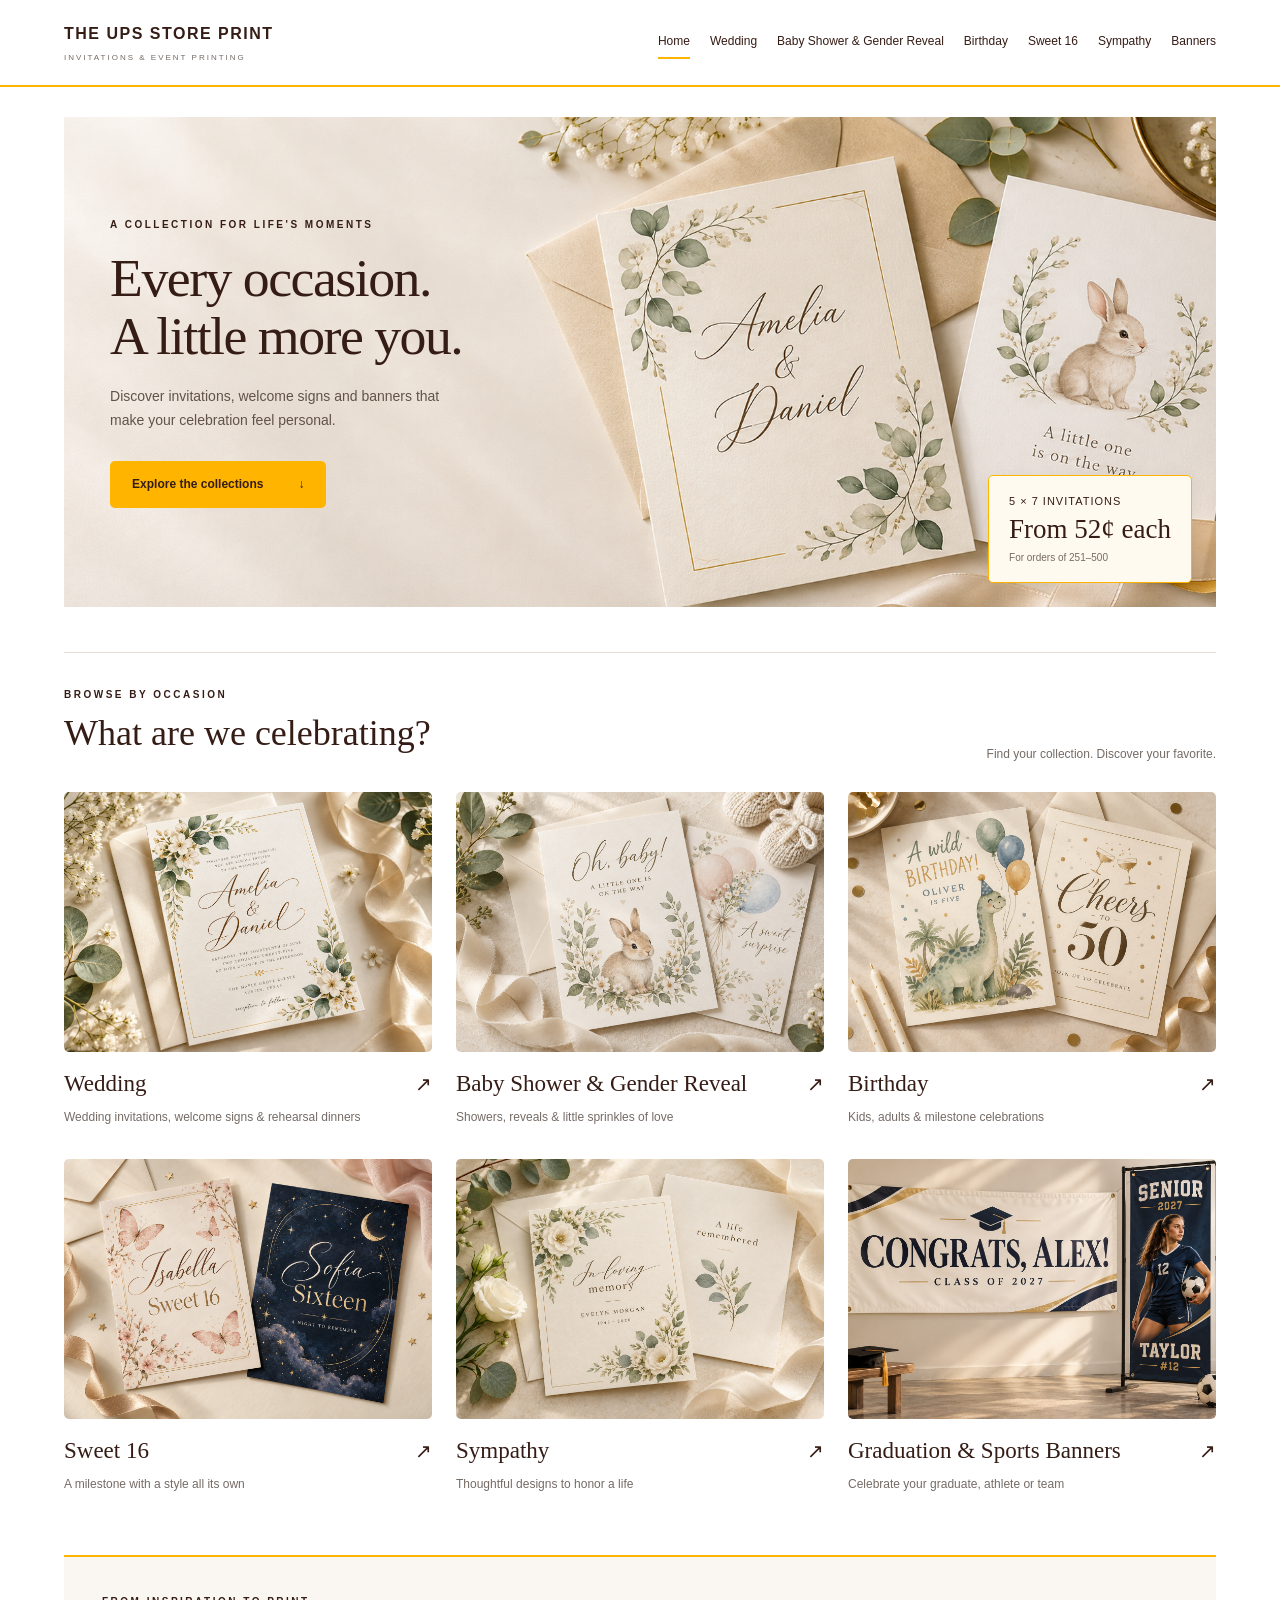
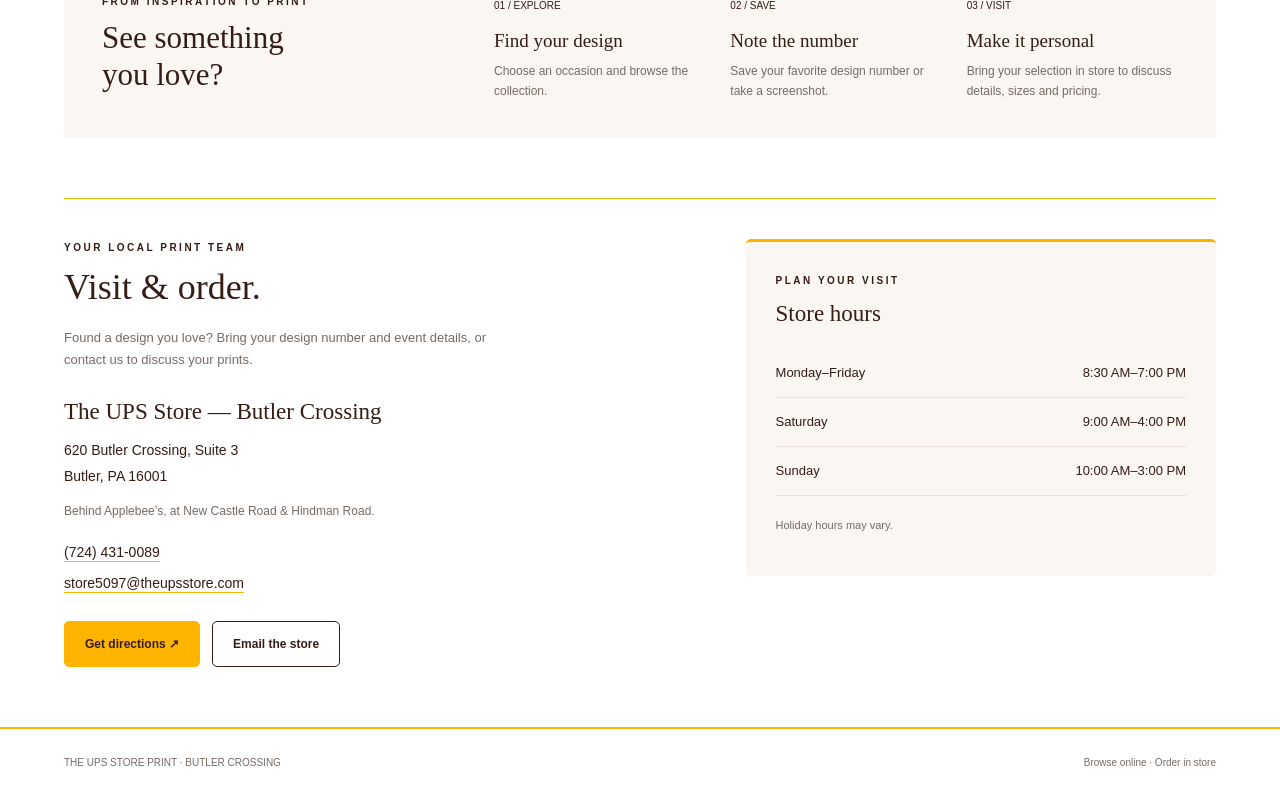
<file: index.html>
<!DOCTYPE html>
<html lang="en">
<head>
  <meta charset="UTF-8">
  <meta name="viewport" content="width=device-width, initial-scale=1">

  <title>The UPS Store Print | Butler, PA</title>

  <meta
    name="description"
    content="Browse invitations, welcome signs and banners at The UPS Store Butler Crossing. Explore designs for weddings, birthdays, baby showers and more."
  >

  <link rel="stylesheet" href="style.css?v=5">
</head>

<body class="landing">

  <!-- Navigation -->
  <header class="site-header">
    <a class="brand" href="index.html">
      THE UPS STORE PRINT
      <small>INVITATIONS & EVENT PRINTING</small>
    </a>

    <button
      class="nav-toggle"
      type="button"
      aria-expanded="false"
      aria-controls="site-navigation"
    >
      Menu ☰
    </button>

    <nav
      class="site-nav"
      id="site-navigation"
      aria-label="Main navigation"
    >
      <a href="index.html" aria-current="page">Home</a>
      <a href="wedding.html">Wedding</a>
      <a href="baby-shower.html">Baby Shower & Gender Reveal</a>
      <a href="birthday.html">Birthday</a>
      <a href="sweet-16.html">Sweet 16</a>
      <a href="sympathy.html">Sympathy</a>
      <a href="banners.html">Banners</a>
    </nav>
  </header>

  <main>

    <!-- Hero: background image is set in style.css -->
    <section class="hero hero-photo">
      <div class="hero-copy">
        <div class="eyebrow">
          A collection for life's moments
        </div>

        <h1>
          Every occasion.<br>
          A little more you.
        </h1>

        <p>
          Discover invitations, welcome signs and banners
          that make your celebration feel personal.
        </p>

        <a class="cta" href="#collections">
          Explore the collections
          <span aria-hidden="true">↓</span>
        </a>
      </div>

      <div class="hero-price">
        <span>5 × 7 Invitations</span>
        <strong>From 52¢ each</strong>
        <small>For orders of 251–500</small>
      </div>
    </section>

    <!-- Collections -->
    <section id="collections" aria-labelledby="collections-title">
      <div class="section-head">
        <div>
          <div class="eyebrow">Browse by occasion</div>
          <h2 id="collections-title">What are we celebrating?</h2>
        </div>

        <p>Find your collection. Discover your favorite.</p>
      </div>

      <div class="category-grid">

        <!-- Wedding -->
<a class="collection" href="wedding.html">
  <div class="art art-wedding">
    <img
      src="images/wedding.png"
      alt="Ivory wedding invitation with greenery and gold details"
      loading="lazy"
    >
  </div>

  <div class="label-row">
    <h3>Wedding</h3>
    <span class="arrow" aria-hidden="true">↗</span>
  </div>

  <p>
    Wedding invitations, welcome signs & rehearsal dinners
  </p>
</a>

        <a class="collection" href="baby-shower.html">
  <div class="art art-baby">
    <img
      src="images/baby-shower.png"
      alt="Baby shower and gender reveal invitations with a bunny and pastel balloons"
      loading="lazy"
    >
  </div>

  <div class="label-row">
    <h3>Baby Shower & Gender Reveal</h3>
    <span class="arrow" aria-hidden="true">↗</span>
  </div>

  <p>Showers, reveals & little sprinkles of love</p>
</a>

        <!-- Birthday -->
        <a class="collection" href="birthday.html">
  <div class="art art-kids">
    <img
      src="images/birthday.png"
      alt="Kids’ dinosaur birthday invitation and elegant adult birthday invitation"
      loading="lazy"
    >
  </div>

  <div class="label-row">
    <h3>Birthday</h3>
    <span class="arrow" aria-hidden="true">↗</span>
  </div>

  <p>Kids, adults & milestone celebrations</p>
</a>

        <!-- Sweet 16 -->
        <a class="collection" href="sweet-16.html">
  <div class="art art-sweet">
    <img
      src="images/sweet-16.png"
      alt="Blush butterfly and midnight-blue celestial Sweet 16 invitations"
      loading="lazy"
    >
  </div>

  <div class="label-row">
    <h3>Sweet 16</h3>
    <span class="arrow" aria-hidden="true">↗</span>
  </div>

  <p>A milestone with a style all its own</p>
</a>

        <!-- Sympathy -->
        <a class="collection" href="sympathy.html">
  <div class="art art-sympathy">
    <img
      src="images/sympathy.png"
      alt="Ivory remembrance cards with white flowers and soft greenery"
      loading="lazy"
    >
  </div>

  <div class="label-row">
    <h3>Sympathy</h3>
    <span class="arrow" aria-hidden="true">↗</span>
  </div>

  <p>Thoughtful designs to honor a life</p>
</a>

        <!-- Graduation & Sports Banners -->
        <a class="collection" href="banners.html">
  <div class="art art-banners">
    <img
      src="images/banners.png"
      alt="Graduation congratulations banner and personalized senior soccer banner"
      loading="lazy"
    >
  </div>

  <div class="label-row">
    <h3>Graduation & Sports Banners</h3>
    <span class="arrow" aria-hidden="true">↗</span>
  </div>

  <p>Celebrate your graduate, athlete or team</p>
</a>
      </div>
    </section>

    <!-- How to order -->
    <section
      class="how"
      id="how-it-works"
      aria-labelledby="ordering-title"
    >
      <div>
        <div class="eyebrow">From inspiration to print</div>
        <h2 id="ordering-title">See something<br>you love?</h2>
      </div>

      <div class="steps">
        <div>
          <small>01 / EXPLORE</small>
          <h3>Find your design</h3>
          <p>
            Choose an occasion and browse the collection.
          </p>
        </div>

        <div>
          <small>02 / SAVE</small>
          <h3>Note the number</h3>
          <p>
            Save your favorite design number or take a screenshot.
          </p>
        </div>

        <div>
          <small>03 / VISIT</small>
          <h3>Make it personal</h3>
          <p>
            Bring your selection in store to discuss details,
            sizes and pricing.
          </p>
        </div>
      </div>
    </section>

    <!-- Store information -->
    <section
      class="store-info"
      id="visit"
      aria-labelledby="visit-title"
    >
      <div>
        <div class="eyebrow">Your local print team</div>

        <h2 id="visit-title">Visit & order.</h2>

        <p>
          Found a design you love? Bring your design number
          and event details, or contact us to discuss your prints.
        </p>

        <h3>The UPS Store — Butler Crossing</h3>

        <address>
          620 Butler Crossing, Suite 3<br>
          Butler, PA 16001
        </address>

        <p class="store-location">
          Behind Applebee’s, at New Castle Road & Hindman Road.
        </p>

        <div class="store-contact">
          <a href="tel:+17244310089">
            (724) 431-0089
          </a>

          <a href="mailto:store5097@theupsstore.com">
            store5097@theupsstore.com
          </a>
        </div>

        <div class="store-actions">
          <a
            class="store-button"
            href="https://www.google.com/maps/dir/?api=1&destination=The+UPS+Store+620+Butler+Crossing+Suite+3+Butler+PA+16001"
            target="_blank"
            rel="noopener noreferrer"
          >
            Get directions ↗
          </a>

          <a
            class="store-button store-button-outline"
            href="mailto:store5097@theupsstore.com"
          >
            Email the store
          </a>
        </div>
      </div>

      <div class="store-hours">
        <div class="eyebrow">Plan your visit</div>

        <h3>Store hours</h3>

        <dl>
          <div>
            <dt>Monday–Friday</dt>
            <dd>8:30 AM–7:00 PM</dd>
          </div>

          <div>
            <dt>Saturday</dt>
            <dd>9:00 AM–4:00 PM</dd>
          </div>

          <div>
            <dt>Sunday</dt>
            <dd>10:00 AM–3:00 PM</dd>
          </div>
        </dl>

        <p>Holiday hours may vary.</p>
      </div>
    </section>

  </main>

  <footer>
    <span>THE UPS STORE PRINT · BUTLER CROSSING</span>
    <span>Browse online · Order in store</span>
  </footer>

 <script src="script.js?v=6"></script>

</body>
</html>
</file>
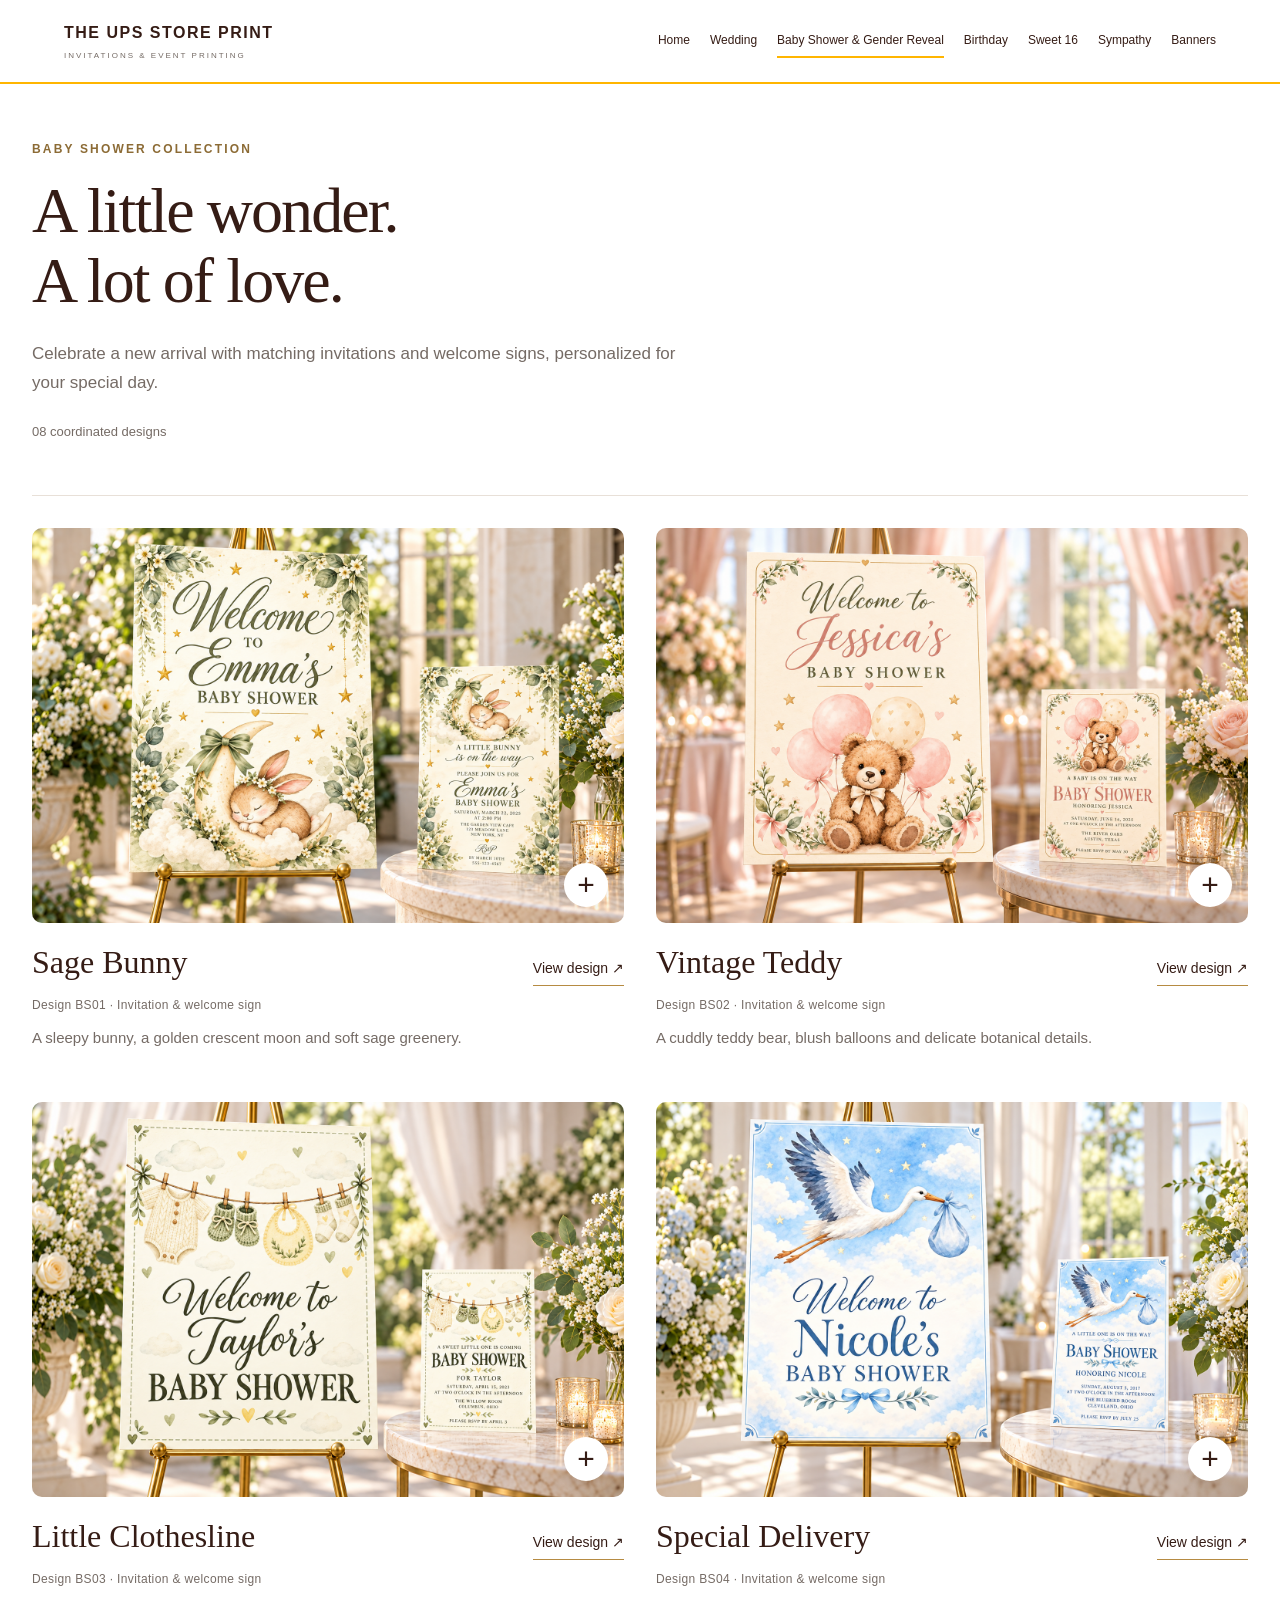
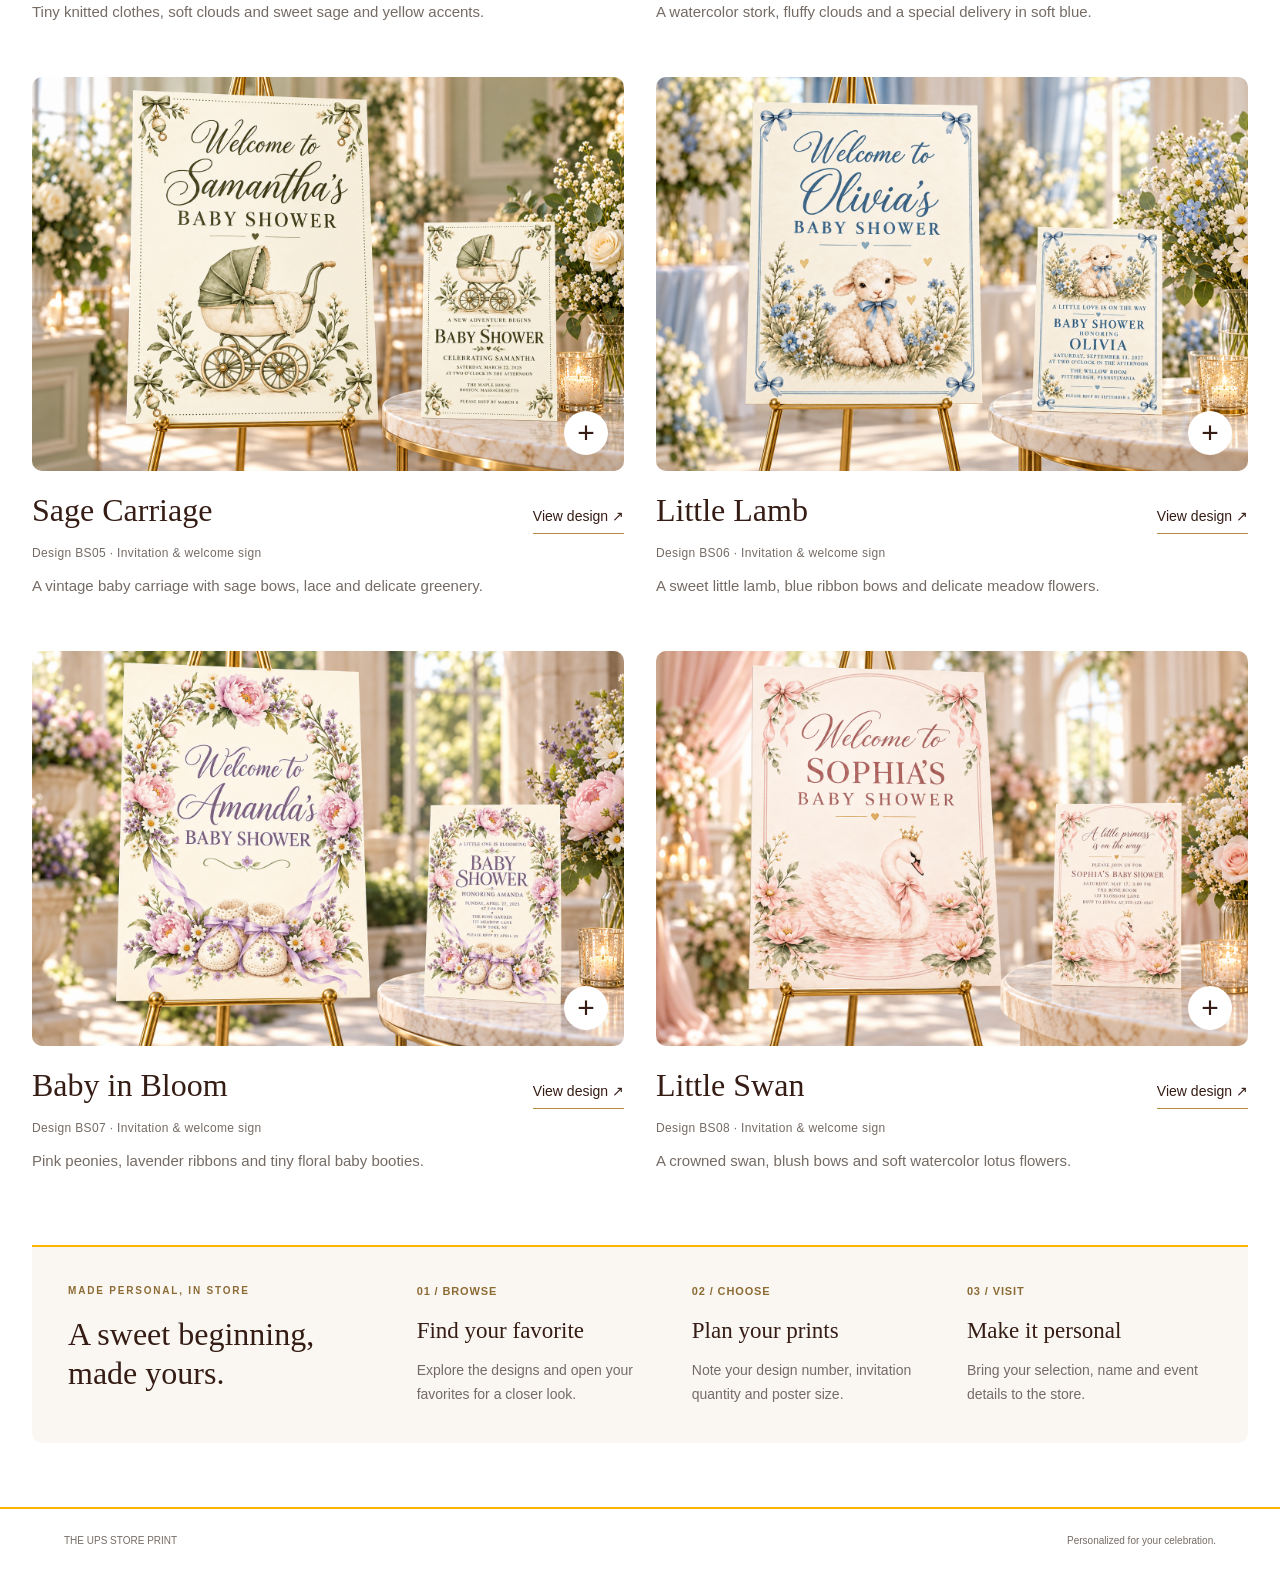
<file: baby-shower.html>
<!DOCTYPE html>
<html lang="en">
<head>
  <meta charset="UTF-8">
  <meta name="viewport" content="width=device-width, initial-scale=1">

  <title>Baby Shower | The UPS Store Print</title>

  <link rel="stylesheet" href="style.css?v=12">

  <style>
    /* Page layout */
    body.collection-page main.baby-page {
      box-sizing: border-box;
      width: 100%;
      max-width: 1344px;
      margin: 0 auto;
      padding: 0 32px;
    }

    /* Intro */
    body.collection-page .baby-intro {
      display: block;
      padding: 56px 0 32px;
      margin: 0;
    }

    body.collection-page .baby-intro .baby-eyebrow {
      margin: 0 0 18px;
      color: #8c6b35;
      font: 600 12px/1.5 Arial, sans-serif;
      letter-spacing: .18em;
      text-transform: uppercase;
    }

    body.collection-page .baby-intro h1 {
      max-width: 950px;
      margin: 0 0 24px;
      color: #351c15;
      font: normal clamp(44px, 5vw, 76px)/1.08 Georgia, serif;
      letter-spacing: -.03em;
    }

    .baby-intro-text {
      max-width: 650px;
      margin: 0;
      color: #756b65;
      font-size: 17px;
      line-height: 1.75;
    }

    .baby-count {
      margin: 24px 0 0;
      color: #756b65;
      font-size: 13px;
    }

    /* Design gallery */
    .baby-gallery {
      display: grid;
      grid-template-columns: repeat(2, minmax(0, 1fr));
      gap: 52px 32px;
      margin: 0 0 72px;
      padding-top: 32px;
      border-top: 1px solid #e8e0d8;
    }

    .baby-card {
      min-width: 0;
    }

    .baby-photo-button {
      position: relative;
      display: block;
      width: 100%;
      padding: 0;
      border: 0;
      border-radius: 10px;
      overflow: hidden;
      background: #f7f4ef;
      cursor: pointer;
    }

    .baby-photo-button img {
      display: block;
      width: 100%;
      height: auto;
      aspect-ratio: 3 / 2;
      object-fit: cover;
      transition: transform .3s ease;
    }

    @media (hover: hover) {
      .baby-photo-button:hover img {
        transform: scale(1.025);
      }
    }

    .baby-plus {
      position: absolute;
      right: 16px;
      bottom: 16px;
      display: grid;
      place-items: center;
      width: 44px;
      height: 44px;
      border-radius: 50%;
      background: white;
      color: #351c15;
      font: 30px Arial, sans-serif;
      box-shadow: 0 3px 15px #351c1515;
    }

    .baby-card-heading {
      display: flex;
      justify-content: space-between;
      align-items: baseline;
      gap: 12px 16px;
      margin-top: 20px;
    }

    body.collection-page .baby-card h2 {
      margin: 0;
      color: #351c15;
      font: normal clamp(26px, 2.5vw, 36px)/1.2 Georgia, serif;
    }

    .baby-view {
      flex-shrink: 0;
      padding: 6px 0;
      border: 0;
      border-bottom: 1px solid #b68b42;
      background: transparent;
      color: #351c15;
      font: 14px/1.5 Arial, sans-serif;
      cursor: pointer;
    }

    .baby-code {
      margin: 10px 0;
      color: #756b65;
      font-size: 12px;
      line-height: 1.6;
      letter-spacing: .03em;
    }

    .baby-description {
      max-width: 540px;
      margin: 0;
      color: #756b65;
      font-size: 15px;
      line-height: 1.7;
    }

    /* How to order */
    .baby-order {
      display: grid;
      grid-template-columns: 1.3fr repeat(3, minmax(0, 1fr));
      align-items: start;
      gap: 30px;
      margin: 0 0 64px;
      padding: 36px;
      border-top: 2px solid #ffb500;
      border-radius: 0 0 10px 10px;
      background: #faf7f2;
    }

    .baby-order-eyebrow {
      margin: 0 0 16px;
      color: #8c6b35;
      font-size: 10px;
      font-weight: 600;
      line-height: 1.6;
      letter-spacing: .18em;
    }

    body.collection-page .baby-order h2 {
      margin: 0;
      color: #351c15;
      font: normal 32px/1.2 Georgia, serif;
    }

    .baby-order-step {
      min-width: 0;
    }

    .baby-step-number {
      margin: 0 0 16px;
      color: #8c6b35;
      font-size: 11px;
      font-weight: 600;
      letter-spacing: .08em;
    }

    body.collection-page .baby-order-step h3 {
      margin: 0 0 12px;
      color: #351c15;
      font: normal 23px/1.25 Georgia, serif;
    }

    .baby-step-description {
      margin: 0;
      color: #756b65;
      font-size: 14px;
      line-height: 1.75;
    }

    /* Popup */
    body.collection-page dialog.baby-dialog {
      box-sizing: border-box;
      width: min(1180px, calc(100% - 32px));
      max-width: none;
      max-height: 90vh;
      max-height: 90dvh;
      padding: 0;
      border: 0;
      border-radius: 12px;
      background: white;
      color: #351c15;
      overflow: auto;
    }

    body.collection-page dialog.baby-dialog::backdrop {
      background: rgb(30 20 15 / 65%);
    }

    body.baby-modal-open {
      overflow: hidden;
    }

    .baby-modal-top {
      position: sticky;
      top: 0;
      z-index: 1;
      display: flex;
      justify-content: space-between;
      align-items: center;
      gap: 16px;
      padding: 10px 16px;
      border-bottom: 1px solid #e8e0d8;
      background: white;
    }

    .baby-modal-top-label {
      margin: 0;
      color: #756b65;
      font-size: 12px;
      letter-spacing: .08em;
      text-transform: uppercase;
    }

    .baby-close {
      display: grid;
      place-items: center;
      flex-shrink: 0;
      width: 40px;
      height: 40px;
      padding: 0;
      border: 0;
      border-radius: 50%;
      background: #faf7f2;
      color: #351c15;
      font-size: 28px;
      cursor: pointer;
    }

    .baby-modal-layout {
      display: grid;
      grid-template-columns: minmax(0, 1.6fr) minmax(280px, 1fr);
    }

    .baby-modal-photo {
      display: flex;
      align-items: center;
      justify-content: center;
      min-width: 0;
      padding: 12px;
      background: #faf8f4;
    }

    .baby-modal-photo img {
      display: block;
      width: 100%;
      height: auto;
      object-fit: contain;
    }

    .baby-modal-info {
      padding: 28px;
    }

    .baby-modal-code {
      margin: 0 0 12px;
      color: #8c6b35;
      font-size: 12px;
      letter-spacing: .15em;
      text-transform: uppercase;
    }

    body.collection-page .baby-modal-info h2 {
      margin: 0 0 14px;
      color: #351c15;
      font: normal 38px/1.1 Georgia, serif;
    }

    .baby-modal-description {
      color: #756b65;
      font-size: 15px;
      line-height: 1.6;
    }

    .baby-pricing {
      margin-top: 22px;
      padding-top: 20px;
      border-top: 1px solid #e8e0d8;
    }

    body.collection-page .baby-pricing h3 {
      margin: 0 0 14px;
      color: #351c15;
      font: normal 24px/1.2 Georgia, serif;
    }

    .baby-sizes {
      display: grid;
      grid-template-columns: repeat(2, minmax(0, 1fr));
      gap: 8px;
    }

    .baby-size {
      padding: 12px 8px;
      border: 1px solid #e8e0d8;
      border-radius: 6px;
      background: white;
      color: #351c15;
      font: 14px Arial, sans-serif;
      cursor: pointer;
    }

    .baby-size[aria-pressed="true"] {
      border-color: #ffb500;
      background: #fff5d9;
    }

    .baby-price {
      margin: 18px 0 5px;
      color: #351c15;
      font: normal 34px/1.2 Georgia, serif;
    }

    .baby-selected-size {
      margin: 0;
      color: #756b65;
      font-size: 13px;
    }

    .baby-personalize {
      margin-top: 22px;
      padding-top: 18px;
      border-top: 1px solid #e8e0d8;
      color: #756b65;
      font-size: 14px;
      line-height: 1.7;
    }

    .baby-personalize strong {
      color: #351c15;
    }

    .baby-order-link {
      display: inline-block;
      margin-top: 12px;
      padding: 12px 20px;
      border-radius: 6px;
      background: #ffb500;
      color: #351c15;
      text-decoration: none;
    }

    .baby-photo-button:focus-visible,
    .baby-view:focus-visible,
    .baby-close:focus-visible,
    .baby-size:focus-visible,
    .baby-order-link:focus-visible {
      outline: 3px solid #351c15;
      outline-offset: 4px;
    }

    @media (max-width: 1000px) {
      .baby-order {
        grid-template-columns: repeat(3, minmax(0, 1fr));
      }

      .baby-order > div:first-child {
        grid-column: 1 / -1;
      }
    }

    @media (max-width: 800px) {
      .baby-modal-layout {
        grid-template-columns: 1fr;
      }

      .baby-modal-photo {
        padding: 8px;
      }

      .baby-modal-info {
        padding: 22px;
      }

      body.collection-page .baby-modal-info h2 {
        font-size: 32px;
      }
    }

    @media (max-width: 700px) {
      body.collection-page main.baby-page {
        padding: 0 18px;
      }

      body.collection-page .baby-intro {
        padding: 36px 0 28px;
      }

      body.collection-page .baby-intro .baby-eyebrow {
        font-size: 10px;
        margin-bottom: 16px;
      }

      body.collection-page .baby-intro h1 {
        font-size: clamp(42px, 10vw, 60px);
        margin-bottom: 20px;
      }

      .baby-intro-text {
        font-size: 16px;
        line-height: 1.7;
      }

      .baby-gallery {
        grid-template-columns: 1fr;
        gap: 40px;
        padding-top: 24px;
        margin-bottom: 48px;
      }

      .baby-card-heading {
        flex-wrap: wrap;
        margin-top: 16px;
        gap: 8px 16px;
      }

      body.collection-page .baby-card h2 {
        font-size: 29px;
      }

      .baby-description {
        font-size: 14px;
      }

      .baby-order {
        grid-template-columns: 1fr;
        gap: 26px;
        padding: 28px 24px;
        margin-bottom: 40px;
      }

      body.collection-page .baby-order h2 {
        font-size: 30px;
      }

      .baby-step-number {
        margin-bottom: 10px;
      }
    }

    @media (prefers-reduced-motion: reduce) {
      .baby-photo-button img {
        transition: none;
      }
    }
  </style>
</head>

<body class="collection-page">

  <header class="site-header">
    <a class="brand" href="index.html">
      THE UPS STORE PRINT
      <small>INVITATIONS &amp; EVENT PRINTING</small>
    </a>

    <button
      class="nav-toggle"
      type="button"
      aria-label="Open menu"
      aria-expanded="false"
      aria-controls="site-navigation"
    >
      ☰
    </button>

    <nav
      class="site-nav"
      id="site-navigation"
      aria-label="Main navigation"
    >
      <a href="index.html">Home</a>
      <a href="wedding.html">Wedding</a>
      <a href="baby-shower.html" aria-current="page">
        Baby Shower &amp; Gender Reveal
      </a>
      <a href="birthday.html">Birthday</a>
      <a href="sweet-16.html">Sweet 16</a>
      <a href="sympathy.html">Sympathy</a>
      <a href="banners.html">Banners</a>
    </nav>
  </header>

  <main class="baby-page">

    <section class="baby-intro">
      <p class="baby-eyebrow">BABY SHOWER COLLECTION</p>

      <h1>A little wonder.<br>A lot of love.</h1>

      <p class="baby-intro-text">
        Celebrate a new arrival with matching invitations
        and welcome signs, personalized for your special day.
      </p>

      <p class="baby-count" id="baby-count"></p>
    </section>

    <section
      class="baby-gallery"
      id="baby-gallery"
      aria-label="Baby shower designs"
    ></section>

    <noscript>
      <p>Please enable JavaScript to browse the baby shower designs.</p>
    </noscript>

    <section class="baby-order" id="how-to-order">
      <div>
        <p class="baby-order-eyebrow">MADE PERSONAL, IN STORE</p>
        <h2>A sweet beginning, made yours.</h2>
      </div>

      <div class="baby-order-step">
        <p class="baby-step-number">01 / BROWSE</p>
        <h3>Find your favorite</h3>
        <p class="baby-step-description">
          Explore the designs and open your favorites
          for a closer look.
        </p>
      </div>

      <div class="baby-order-step">
        <p class="baby-step-number">02 / CHOOSE</p>
        <h3>Plan your prints</h3>
        <p class="baby-step-description">
          Note your design number, invitation quantity
          and poster size.
        </p>
      </div>

      <div class="baby-order-step">
        <p class="baby-step-number">03 / VISIT</p>
        <h3>Make it personal</h3>
        <p class="baby-step-description">
          Bring your selection, name and event details
          to the store.
        </p>
      </div>
    </section>

  </main>

  <footer class="site-footer">
    <span>THE UPS STORE PRINT</span>
    <span>Personalized for your celebration.</span>
  </footer>

  <dialog
    class="baby-dialog"
    id="baby-detail"
    aria-labelledby="baby-modal-title"
  >
    <div class="baby-modal-top">
      <p class="baby-modal-top-label">
        Invitation &amp; welcome sign
      </p>

      <button
        class="baby-close"
        id="baby-close"
        type="button"
        aria-label="Close design"
      >
        ×
      </button>
    </div>

    <div class="baby-modal-layout">
      <div class="baby-modal-photo">
        <img id="baby-modal-image" alt="">
      </div>

      <div class="baby-modal-info">
        <p class="baby-modal-code" id="baby-modal-code"></p>

        <h2 id="baby-modal-title"></h2>

        <p
          class="baby-modal-description"
          id="baby-modal-description"
        ></p>

        <section
          class="baby-pricing"
          aria-label="Poster board pricing"
        >
          <h3>Poster board</h3>

          <div
            class="baby-sizes"
            id="baby-sizes"
            role="group"
            aria-label="Choose poster board size"
          ></div>

          <p
            class="baby-price"
            id="baby-price"
            aria-live="polite"
          ></p>

          <p
            class="baby-selected-size"
            id="baby-selected-size"
          ></p>
        </section>

        <p class="baby-personalize">
          <strong>Make it your own</strong><br>
          Personalized with your name, date and event details.
          Matching 5×7 invitations are available.
        </p>

        <a
          class="baby-order-link"
          id="baby-order-link"
          href="#how-to-order"
        >
          How to order
        </a>
      </div>
    </div>
  </dialog>

  <script src="script.js?v=12"></script>

  <script>
    (() => {
      "use strict";

      const designs = [
        {
          code: "BS01",
          name: "Sage Bunny",
          description:
            "A sleepy bunny, a golden crescent moon and soft sage greenery.",
          image: "images/BS01-sage-bunny.png",
          detailImage: "images/BS01-sage-bunny-flat.png"
        },
        {
          code: "BS02",
          name: "Vintage Teddy",
          description:
            "A cuddly teddy bear, blush balloons and delicate botanical details.",
          image: "images/BS02-vintage-teddy.png",
          detailImage: "images/BS02-vintage-teddy-flat.png"
        },
        {
          code: "BS03",
          name: "Little Clothesline",
          description:
            "Tiny knitted clothes, soft clouds and sweet sage and yellow accents.",
          image: "images/BS03-little-clothesline.png",
          detailImage: "images/BS03-little-clothesline-flat.png"
        },
        {
          code: "BS04",
          name: "Special Delivery",
          description:
            "A watercolor stork, fluffy clouds and a special delivery in soft blue.",
          image: "images/BS04-special-delivery.png",
          detailImage: "images/BS04-special-delivery-flat.png"
        },
        {
          code: "BS05",
          name: "Sage Carriage",
          description:
            "A vintage baby carriage with sage bows, lace and delicate greenery.",
          image: "images/BS05-sage-carriage.png",
          detailImage: "images/BS05-sage-carriage-flat.png"
        },
        {
          code: "BS06",
          name: "Little Lamb",
          description:
            "A sweet little lamb, blue ribbon bows and delicate meadow flowers.",
          image: "images/BS06-little-lamb.png",
          detailImage: "images/BS06-little-lamb-flat.png"
        },
        {
          code: "BS07",
          name: "Baby in Bloom",
          description:
            "Pink peonies, lavender ribbons and tiny floral baby booties.",
          image: "images/BS07-baby-in-bloom.png",
          detailImage: "images/BS07-baby-in-bloom-flat.png"
        },
        {
          code: "BS08",
          name: "Little Swan",
          description:
            "A crowned swan, blush bows and soft watercolor lotus flowers.",
          image: "images/BS08-little-swan.png",
          detailImage: "images/BS08-little-swan-flat.png"
        }
      ];

      const posterSizes = [
        { label: "16×20", price: 18.50 },
        { label: "18×24", price: 25.50 },
        { label: "20×24", price: 28.50 },
        { label: "24×36", price: 46.00 }
      ];

      const gallery = document.getElementById("baby-gallery");
      const count = document.getElementById("baby-count");
      const dialog = document.getElementById("baby-detail");
      const closeButton = document.getElementById("baby-close");

      const modalImage = document.getElementById("baby-modal-image");
      const modalCode = document.getElementById("baby-modal-code");
      const modalTitle = document.getElementById("baby-modal-title");
      const modalDescription = document.getElementById(
        "baby-modal-description"
      );

      const sizesContainer = document.getElementById("baby-sizes");
      const priceElement = document.getElementById("baby-price");
      const sizeElement = document.getElementById(
        "baby-selected-size"
      );

      const savedSizes = new Map();

      let activeDesign = null;
      let previousFocus = null;

      const currency = new Intl.NumberFormat("en-US", {
        style: "currency",
        currency: "USD"
      });

      function escapeHTML(value) {
        return String(value).replace(/[&<>"']/g, character => ({
          "&": "&amp;",
          "<": "&lt;",
          ">": "&gt;",
          '"': "&quot;",
          "'": "&#39;"
        })[character]);
      }

      function buildGallery() {
        gallery.innerHTML = designs.map((design, index) => `
          <article class="baby-card">
            <button
              class="baby-photo-button"
              type="button"
              data-design-index="${index}"
              aria-label="View ${escapeHTML(design.name)}"
            >
              <img
                src="${escapeHTML(design.image)}"
                alt="${escapeHTML(design.name)} invitation and welcome sign mockup"
                loading="lazy"
                width="1536"
                height="1024"
              >

              <span class="baby-plus" aria-hidden="true">+</span>
            </button>

            <div class="baby-card-heading">
              <h2>${escapeHTML(design.name)}</h2>

              <button
                class="baby-view"
                type="button"
                data-design-index="${index}"
                aria-label="View ${escapeHTML(design.name)} details"
              >
                View design ↗
              </button>
            </div>

            <p class="baby-code">
              Design ${escapeHTML(design.code)}
              · Invitation &amp; welcome sign
            </p>

            <p class="baby-description">
              ${escapeHTML(design.description)}
            </p>
          </article>
        `).join("");

        count.textContent =
          `${String(designs.length).padStart(2, "0")} coordinated designs`;
      }

      function selectSize(index) {
        const size = posterSizes[index];

        if (!activeDesign || !size) {
          return;
        }

        savedSizes.set(activeDesign.code, index);

        sizesContainer.querySelectorAll("button").forEach(button => {
          button.setAttribute(
            "aria-pressed",
            String(Number(button.dataset.sizeIndex) === index)
          );
        });

        priceElement.textContent = currency.format(size.price);
        sizeElement.textContent = `${size.label} inch poster board`;
      }

      function openDesign(index, trigger) {
        const design = designs[index];

        if (!design) {
          return;
        }

        activeDesign = design;
        previousFocus = trigger;

        modalImage.onerror = () => {
          modalImage.onerror = null;
          modalImage.src = design.image;
        };

        modalImage.src = design.detailImage || design.image;
        modalImage.alt =
          `${design.name}: welcome sign and matching 5×7 invitation`;

        modalCode.textContent = `DESIGN ${design.code}`;
        modalTitle.textContent = design.name;
        modalDescription.textContent = design.description;

        sizesContainer.innerHTML = posterSizes.map((size, index) => `
          <button
            class="baby-size"
            type="button"
            data-size-index="${index}"
            aria-pressed="false"
          >
            ${size.label}
          </button>
        `).join("");

        selectSize(savedSizes.get(design.code) ?? 0);

        dialog.showModal();
        dialog.scrollTop = 0;
        document.body.classList.add("baby-modal-open");
        closeButton.focus({ preventScroll: true });
      }

      function closeDesign() {
        dialog.close();
      }

      gallery.addEventListener("click", event => {
        const trigger = event.target.closest("[data-design-index]");

        if (!trigger) {
          return;
        }

        openDesign(Number(trigger.dataset.designIndex), trigger);
      });

      sizesContainer.addEventListener("click", event => {
        const button = event.target.closest("[data-size-index]");

        if (!button) {
          return;
        }

        selectSize(Number(button.dataset.sizeIndex));
      });

      closeButton.addEventListener("click", closeDesign);

      document.getElementById("baby-order-link")
        .addEventListener("click", closeDesign);

      dialog.addEventListener("click", event => {
        if (event.target !== dialog) {
          return;
        }

        const bounds = dialog.getBoundingClientRect();

        const clickedOutside =
          event.clientX < bounds.left ||
          event.clientX > bounds.right ||
          event.clientY < bounds.top ||
          event.clientY > bounds.bottom;

        if (clickedOutside) {
          closeDesign();
        }
      });

      dialog.addEventListener("close", () => {
        document.body.classList.remove("baby-modal-open");

        if (previousFocus) {
          previousFocus.focus({ preventScroll: true });
        }
      });

      buildGallery();
    })();
  </script>

</body>
</html>
</file>
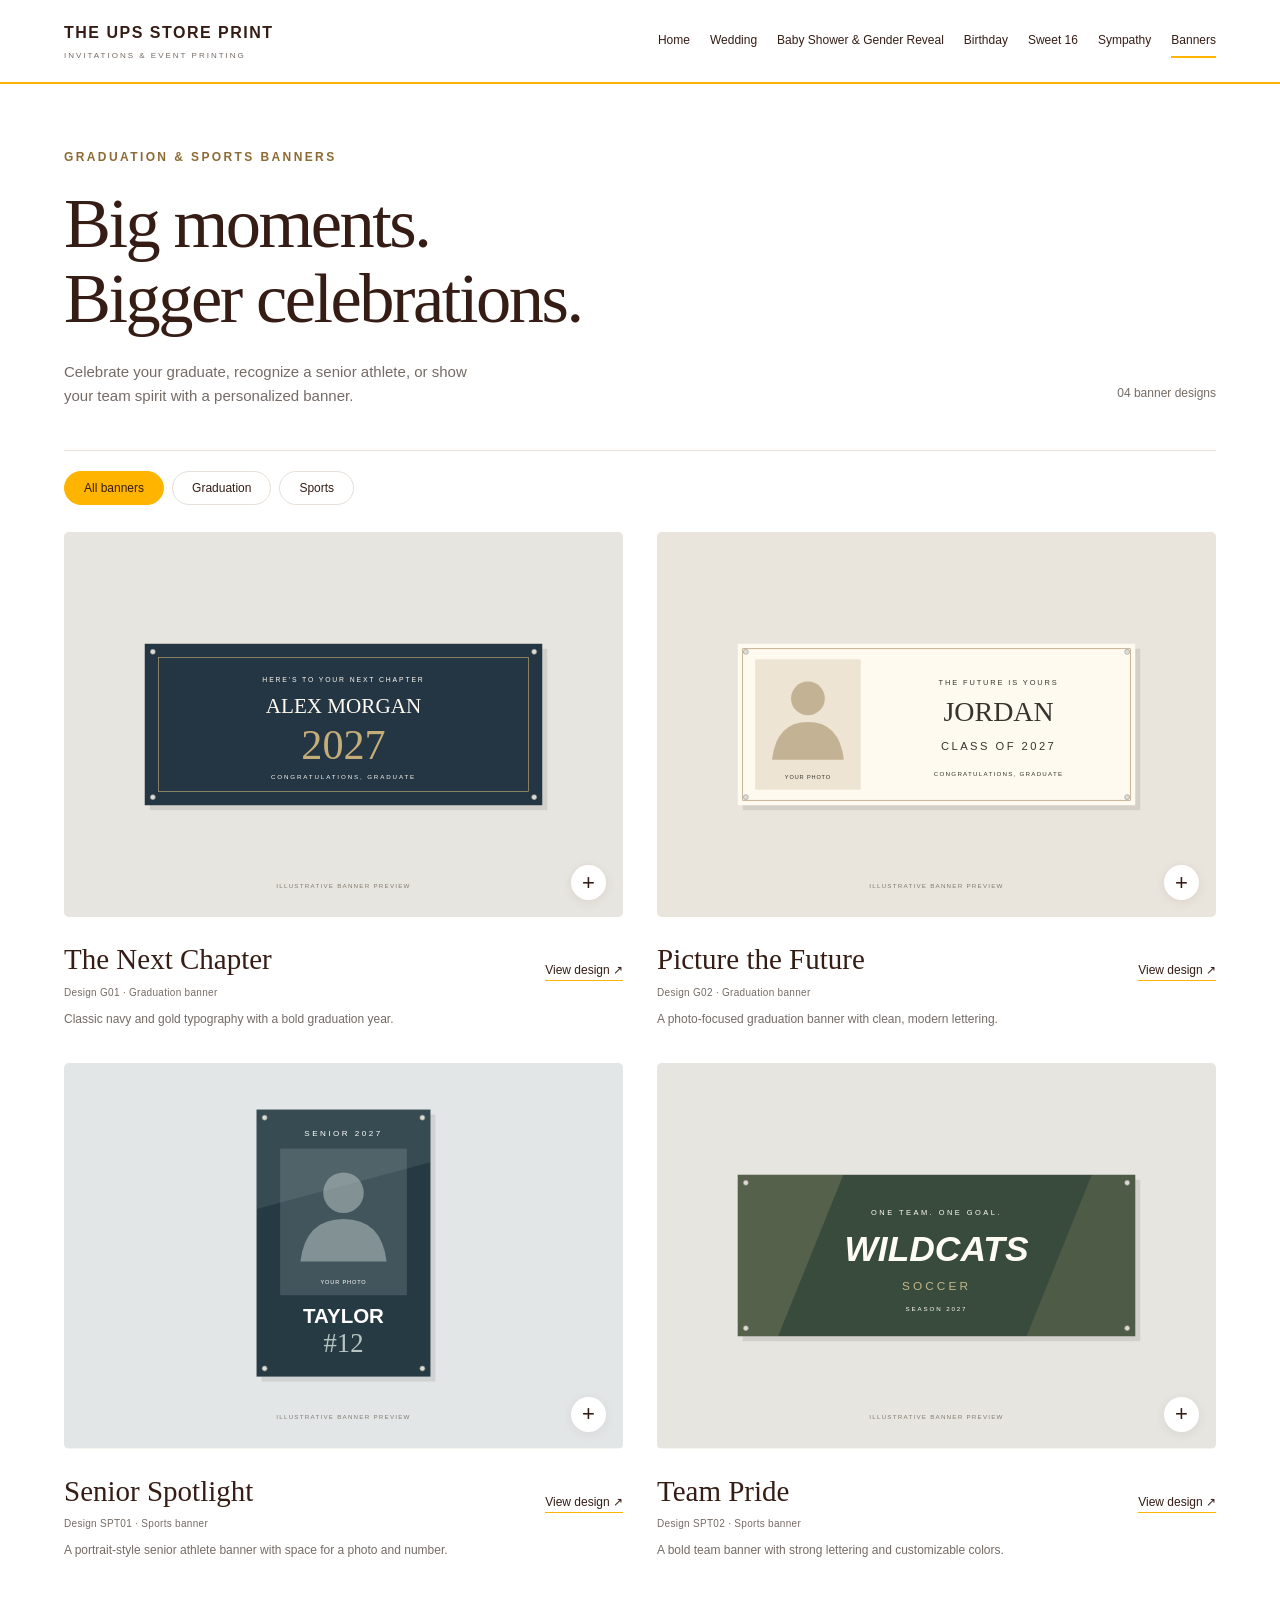
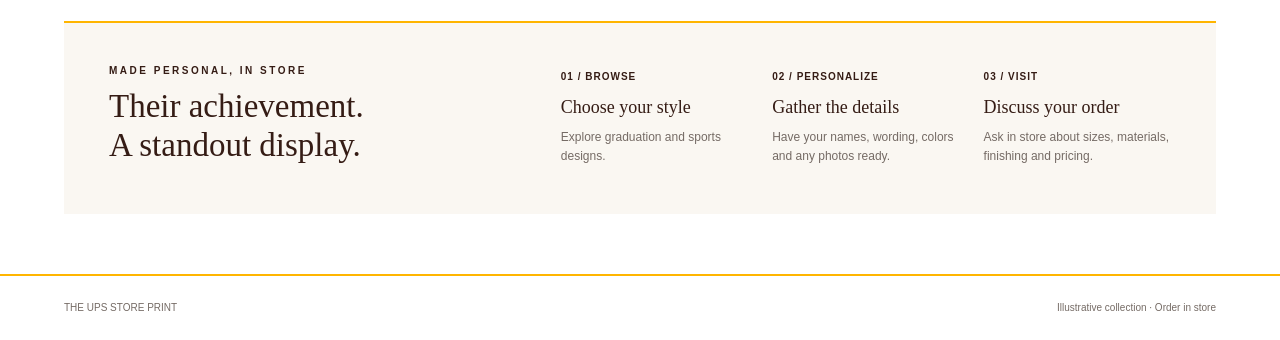
<file: banners.html>
<!DOCTYPE html>
<html lang="en">
<head>
  <meta charset="UTF-8">
  <meta name="viewport" content="width=device-width, initial-scale=1">

  <title>Graduation & Sports Banners | The UPS Store Print</title>

  <meta
    name="description"
    content="Explore personalized graduation and sports banner designs."
  >

  <link rel="stylesheet" href="style.css?v=6">
</head>

<body class="collection-page">

  <!-- Shared navigation -->
  <header class="site-header">
    <a class="brand" href="index.html">
      THE UPS STORE PRINT
      <small>INVITATIONS & EVENT PRINTING</small>
    </a>

    <button
      class="nav-toggle"
      type="button"
      aria-expanded="false"
      aria-controls="site-navigation"
    >
      Menu ☰
    </button>

    <nav
      class="site-nav"
      id="site-navigation"
      aria-label="Main navigation"
    >
      <a href="index.html">Home</a>
      <a href="wedding.html">Wedding</a>
      <a href="baby-shower.html">Baby Shower & Gender Reveal</a>
      <a href="birthday.html">Birthday</a>
      <a href="sweet-16.html">Sweet 16</a>
      <a href="sympathy.html">Sympathy</a>
      <a href="banners.html" aria-current="page">Banners</a>
    </nav>
  </header>

  <main>

    <section class="intro">
      <div>
        <div class="eyebrow">Graduation & sports banners</div>

        <h1>Big moments.<br>Bigger celebrations.</h1>

        <p>
          Celebrate your graduate, recognize a senior athlete,
          or show your team spirit with a personalized banner.
        </p>
      </div>

      <div class="count" id="count" aria-live="polite"></div>
    </section>

    <!-- Category filters -->
    <nav class="toolbar" aria-label="Filter banner designs">
      <button
        class="filter active"
        type="button"
        data-filter="all"
        aria-pressed="true"
      >
        All banners
      </button>

      <button
        class="filter"
        type="button"
        data-filter="graduation"
        aria-pressed="false"
      >
        Graduation
      </button>

      <button
        class="filter"
        type="button"
        data-filter="sports"
        aria-pressed="false"
      >
        Sports
      </button>
    </nav>

    <section
      class="grid"
      id="banner-grid"
      aria-label="Graduation and sports banner designs"
    ></section>

    <!-- Ordering information -->
    <section class="order">
      <div>
        <div class="eyebrow">Made personal, in store</div>
        <h2>Their achievement.<br>A standout display.</h2>
      </div>

      <div class="steps">
        <div class="step">
          <b>01 / BROWSE</b>
          <h3>Choose your style</h3>
          <p>
            Explore graduation and sports designs.
          </p>
        </div>

        <div class="step">
          <b>02 / PERSONALIZE</b>
          <h3>Gather the details</h3>
          <p>
            Have your names, wording, colors and any photos ready.
          </p>
        </div>

        <div class="step">
          <b>03 / VISIT</b>
          <h3>Discuss your order</h3>
          <p>
            Ask in store about sizes, materials, finishing and pricing.
          </p>
        </div>
      </div>
    </section>

  </main>

  <footer>
    <span>THE UPS STORE PRINT</span>
    <span>Illustrative collection · Order in store</span>
  </footer>

  <!-- Expanded banner preview -->
  <dialog id="detail" aria-labelledby="modal-title">
    <div class="modal-head">
      <span class="eyebrow">A closer look</span>

      <button
        class="close"
        type="button"
        aria-label="Close banner preview"
      >
        ×
      </button>
    </div>

    <div class="modal-body">
      <img id="modal-image" alt="">

      <div class="modal-info">
        <div class="code" id="modal-code"></div>

        <h2 id="modal-title"></h2>

        <p id="modal-description"></p>

        <span class="badge" id="modal-badge"></span>

        <h3>Make it your own</h3>

        <ul id="modal-options"></ul>

        <h3 id="modal-order"></h3>

        <p>
          Show this design number to the store team
          to discuss your order.
        </p>
      </div>
    </div>
  </dialog>

 <script src="script.js?v=6"></script>

  <script>
    (() => {
      /*
        These are illustrative sample previews.

        To replace a preview with finished artwork, add:
        image: "images/your-banner.jpg"

        Category values:
        graduation
        sports
      */

      const designs = [
        {
          name: "The Next Chapter",
          code: "G01",
          category: "graduation",
          description:
            "Classic navy and gold typography with a bold graduation year.",
          background: "#e7e5df",
          bannerColor: "#243544",
          ink: "#fffaf0",
          accent: "#c5ad78",
          theme: "classic",
          sampleName: "ALEX MORGAN",
          year: "2027"
        },
        {
          name: "Picture the Future",
          code: "G02",
          category: "graduation",
          description:
            "A photo-focused graduation banner with clean, modern lettering.",
          background: "#e9e4dc",
          bannerColor: "#fffaf0",
          ink: "#37332d",
          accent: "#a38a60",
          theme: "photo",
          sampleName: "JORDAN",
          year: "2027"
        },
        {
          name: "Senior Spotlight",
          code: "SPT01",
          category: "sports",
          description:
            "A portrait-style senior athlete banner with space for a photo and number.",
          background: "#e3e6e7",
          bannerColor: "#263a43",
          ink: "#ffffff",
          accent: "#b6c4c2",
          theme: "senior",
          sampleName: "TAYLOR",
          number: "12",
          year: "2027"
        },
        {
          name: "Team Pride",
          code: "SPT02",
          category: "sports",
          description:
            "A bold team banner with strong lettering and customizable colors.",
          background: "#e6e5df",
          bannerColor: "#394b3c",
          ink: "#fffdf3",
          accent: "#c3b989",
          theme: "team",
          sampleName: "WILDCATS",
          sport: "SOCCER",
          year: "2027"
        }
      ];

      const grid = document.querySelector("#banner-grid");
      const counter = document.querySelector("#count");
      const dialog = document.querySelector("#detail");

      function escapeText(value) {
        return String(value).replace(/[&<>"']/g, character => ({
          "&": "&amp;",
          "<": "&lt;",
          ">": "&gt;",
          '"': "&quot;",
          "'": "&apos;"
        }[character]));
      }

      function grommets(width, height, color) {
        return `
          <g fill="${color}" stroke="#9a9993" stroke-width="1">
            <circle cx="13" cy="13" r="4"/>
            <circle cx="${width - 13}" cy="13" r="4"/>
            <circle cx="13" cy="${height - 13}" r="4"/>
            <circle
              cx="${width - 13}"
              cy="${height - 13}"
              r="4"
            />
          </g>
        `;
      }

      function portraitPlaceholder(x, y, width, height, design) {
        const centerX = x + width / 2;
        const headY = y + height * 0.3;
        const radius = width * 0.16;

        return `
          <rect
            x="${x}" y="${y}"
            width="${width}" height="${height}"
            fill="${design.accent}"
            opacity="0.2"
          />

          <circle
            cx="${centerX}"
            cy="${headY}"
            r="${radius}"
            fill="${design.accent}"
            opacity="0.55"
          />

          <path
            d="
              M ${x + width * 0.16} ${y + height * 0.77}
              Q ${x + width * 0.2} ${y + height * 0.48}
                ${centerX} ${y + height * 0.48}
              Q ${x + width * 0.8} ${y + height * 0.48}
                ${x + width * 0.84} ${y + height * 0.77}
              Z
            "
            fill="${design.accent}"
            opacity="0.55"
          />

          <text
            x="${centerX}"
            y="${y + height * 0.92}"
            text-anchor="middle"
            font-family="Arial, sans-serif"
            font-size="9"
            letter-spacing="1.4"
            fill="${design.ink}"
          >
            YOUR PHOTO
          </text>
        `;
      }

      function graduationArtwork(design) {
        if (design.theme === "photo") {
          return `
            <rect width="640" height="260"
                  fill="${design.bannerColor}"/>

            <rect x="8" y="8" width="624" height="244"
                  fill="none" stroke="${design.accent}"
                  stroke-width="1"/>

            ${portraitPlaceholder(28, 25, 170, 210, design)}

            <g fill="${design.ink}" text-anchor="middle">
              <text x="420" y="67"
                    font-family="Arial, sans-serif"
                    font-size="12" letter-spacing="3">
                THE FUTURE IS YOURS
              </text>

              <text x="420" y="125"
                    font-family="Georgia, serif"
                    font-size="45">
                ${escapeText(design.sampleName)}
              </text>

              <text x="420" y="171"
                    font-family="Arial, sans-serif"
                    font-size="18" letter-spacing="4">
                CLASS OF ${design.year}
              </text>

              <text x="420" y="213"
                    font-family="Arial, sans-serif"
                    font-size="10" letter-spacing="2">
                CONGRATULATIONS, GRADUATE
              </text>
            </g>

            ${grommets(640, 260, "#dedbd4")}
          `;
        }

        return `
          <rect width="640" height="260"
                fill="${design.bannerColor}"/>

          <rect x="22" y="22" width="596" height="216"
                fill="none" stroke="${design.accent}"
                stroke-width="1"/>

          <g fill="${design.ink}" text-anchor="middle">
            <text x="320" y="61"
                  font-family="Arial, sans-serif"
                  font-size="11" letter-spacing="3">
              HERE'S TO YOUR NEXT CHAPTER
            </text>

            <text x="320" y="112"
                  font-family="Georgia, serif"
                  font-size="34">
              ${escapeText(design.sampleName)}
            </text>

            <text x="320" y="185"
                  font-family="Georgia, serif"
                  font-size="68" fill="${design.accent}">
              ${design.year}
            </text>

            <text x="320" y="218"
                  font-family="Arial, sans-serif"
                  font-size="10" letter-spacing="3">
              CONGRATULATIONS, GRADUATE
            </text>
          </g>

          ${grommets(640, 260, "#dedbd4")}
        `;
      }

      function seniorArtwork(design) {
        return `
          <rect width="280" height="430"
                fill="${design.bannerColor}"/>

          <path d="M0 0 L280 0 L280 85 L0 160 Z"
                fill="${design.accent}" opacity="0.12"/>

          <text x="140" y="42"
                text-anchor="middle"
                font-family="Arial, sans-serif"
                font-size="13" letter-spacing="4"
                fill="${design.ink}">
            SENIOR ${design.year}
          </text>

          ${portraitPlaceholder(38, 63, 204, 236, design)}

          <g fill="${design.ink}" text-anchor="middle">
            <text x="140" y="344"
                  font-family="Arial, sans-serif"
                  font-weight="bold"
                  font-size="33">
              ${escapeText(design.sampleName)}
            </text>

            <text x="140" y="391"
                  font-family="Georgia, serif"
                  font-size="43" fill="${design.accent}">
              #${design.number}
            </text>
          </g>

          ${grommets(280, 430, "#dedbd4")}
        `;
      }

      function teamArtwork(design) {
        return `
          <rect width="640" height="260"
                fill="${design.bannerColor}"/>

          <path d="M0 0 L170 0 L65 260 L0 260 Z"
                fill="${design.accent}" opacity="0.2"/>

          <path d="M640 0 L570 0 L465 260 L640 260 Z"
                fill="${design.accent}" opacity="0.15"/>

          <g fill="${design.ink}" text-anchor="middle">
            <text x="320" y="65"
                  font-family="Arial, sans-serif"
                  font-size="12" letter-spacing="4">
              ONE TEAM. ONE GOAL.
            </text>

            <text x="320" y="139"
                  font-family="Arial, sans-serif"
                  font-weight="bold"
                  font-style="italic"
                  font-size="57">
              ${escapeText(design.sampleName)}
            </text>

            <text x="320" y="185"
                  font-family="Arial, sans-serif"
                  font-size="19" letter-spacing="5"
                  fill="${design.accent}">
              ${escapeText(design.sport)}
            </text>

            <text x="320" y="220"
                  font-family="Arial, sans-serif"
                  font-size="10" letter-spacing="3">
              SEASON ${design.year}
            </text>
          </g>

          ${grommets(640, 260, "#dedbd4")}
        `;
      }

      function makePreview(design) {
        if (design.image) return design.image;

        const isSenior = design.theme === "senior";

        let artwork;

        if (isSenior) {
          artwork = seniorArtwork(design);
        } else if (design.theme === "team") {
          artwork = teamArtwork(design);
        } else {
          artwork = graduationArtwork(design);
        }

        const shadow = isSenior
          ? `
            <rect x="318" y="83" width="280" height="430"
                  fill="#000000" opacity="0.09"/>
          `
          : `
            <rect x="138" y="188" width="640" height="260"
                  fill="#000000" opacity="0.09"/>
          `;

        const position = isSenior
          ? "translate(310 75)"
          : "translate(130 180)";

        const svg = `
          <svg
            xmlns="http://www.w3.org/2000/svg"
            width="900"
            height="620"
            viewBox="0 0 900 620"
          >
            <rect width="900" height="620"
                  fill="${design.background}"/>

            ${shadow}

            <g transform="${position}">
              ${artwork}
            </g>

            <text
              x="450" y="573"
              text-anchor="middle"
              font-family="Arial, sans-serif"
              font-size="10" letter-spacing="2"
              fill="#81796f"
            >
              ILLUSTRATIVE BANNER PREVIEW
            </text>
          </svg>
        `;

        return "data:image/svg+xml;charset=utf-8," +
          encodeURIComponent(svg);
      }

      // Build the design cards.
      designs.forEach((design, index) => {
        design.preview = makePreview(design);

        const card = document.createElement("article");
        card.className = "card";
        card.dataset.category = design.category;

        card.innerHTML = `
          <button
            class="image-button"
            type="button"
            data-design-index="${index}"
            aria-label="View ${escapeText(design.name)}, design ${design.code}"
          >
            <img
              src="${design.preview}"
              alt="${escapeText(design.name)} sample personalized banner"
              ${index > 1 ? 'loading="lazy"' : ""}
            >

            <span class="zoom" aria-hidden="true">+</span>
          </button>

          <div class="details">
            <div>
              <h2>${escapeText(design.name)}</h2>

              <div class="code">
                Design ${design.code} ·
                ${design.category === "graduation"
                  ? "Graduation banner"
                  : "Sports banner"}
              </div>

              <p class="description">
                ${escapeText(design.description)}
              </p>
            </div>

            <button
              class="view"
              type="button"
              data-design-index="${index}"
              aria-label="View ${escapeText(design.name)} details"
            >
              View design ↗
            </button>
          </div>
        `;

        grid.appendChild(card);
      });

      function updateCount(number) {
        counter.textContent =
          String(number).padStart(2, "0") +
          " banner design" +
          (number === 1 ? "" : "s");
      }

      updateCount(designs.length);

      // Filter graduation and sports banners.
      const filters = document.querySelectorAll("[data-filter]");

      filters.forEach(button => {
        button.addEventListener("click", () => {
          const category = button.dataset.filter;
          let visibleCount = 0;

          filters.forEach(filter => {
            const selected = filter === button;

            filter.classList.toggle("active", selected);
            filter.setAttribute("aria-pressed", String(selected));
          });

          grid.querySelectorAll(".card").forEach(card => {
            const matches =
              category === "all" ||
              card.dataset.category === category;

            card.hidden = !matches;

            if (matches) visibleCount++;
          });

          updateCount(visibleCount);
        });
      });

      // Open the larger preview.
      grid.addEventListener("click", event => {
        const button = event.target.closest("[data-design-index]");

        if (!button) return;

        const design = designs[button.dataset.designIndex];

        document.querySelector("#modal-title").textContent =
          design.name;

        document.querySelector("#modal-code").textContent =
          "DESIGN " + design.code;

        document.querySelector("#modal-description").textContent =
          design.description;

        document.querySelector("#modal-badge").textContent =
          design.category === "graduation"
            ? "Personalized graduation banner"
            : "Personalized sports banner";

        document.querySelector("#modal-order").textContent =
          "Ask for " + design.code + " in store";

        const image = document.querySelector("#modal-image");

        image.src = design.preview;
        image.alt = design.name + " sample personalized banner";

        const options = design.category === "graduation"
          ? [
              "Graduate's name and graduation year",
              "School name and preferred colors",
              "Your congratulations message",
              "Your photo for photo-based designs",
              "Ask about sizes, materials, finishing and pricing"
            ]
          : [
              "Athlete or team name",
              "Jersey number, sport and season",
              "Team colors and your supplied logo",
              "Your athlete photo for photo-based designs",
              "Ask about sizes, materials, finishing and pricing"
            ];

        const optionsList = document.querySelector("#modal-options");
        optionsList.replaceChildren();

        options.forEach(text => {
          const item = document.createElement("li");
          item.textContent = text;
          optionsList.appendChild(item);
        });

        dialog.showModal();
      });

      // Close the preview.
      dialog.querySelector(".close").addEventListener(
        "click",
        () => dialog.close()
      );

      dialog.addEventListener("click", event => {
        if (event.target !== dialog) return;

        const bounds = dialog.getBoundingClientRect();

        const clickedOutside =
          event.clientX < bounds.left ||
          event.clientX > bounds.right ||
          event.clientY < bounds.top ||
          event.clientY > bounds.bottom;

        if (clickedOutside) dialog.close();
      });
    })();
  </script>

</body>
</html>
</file>
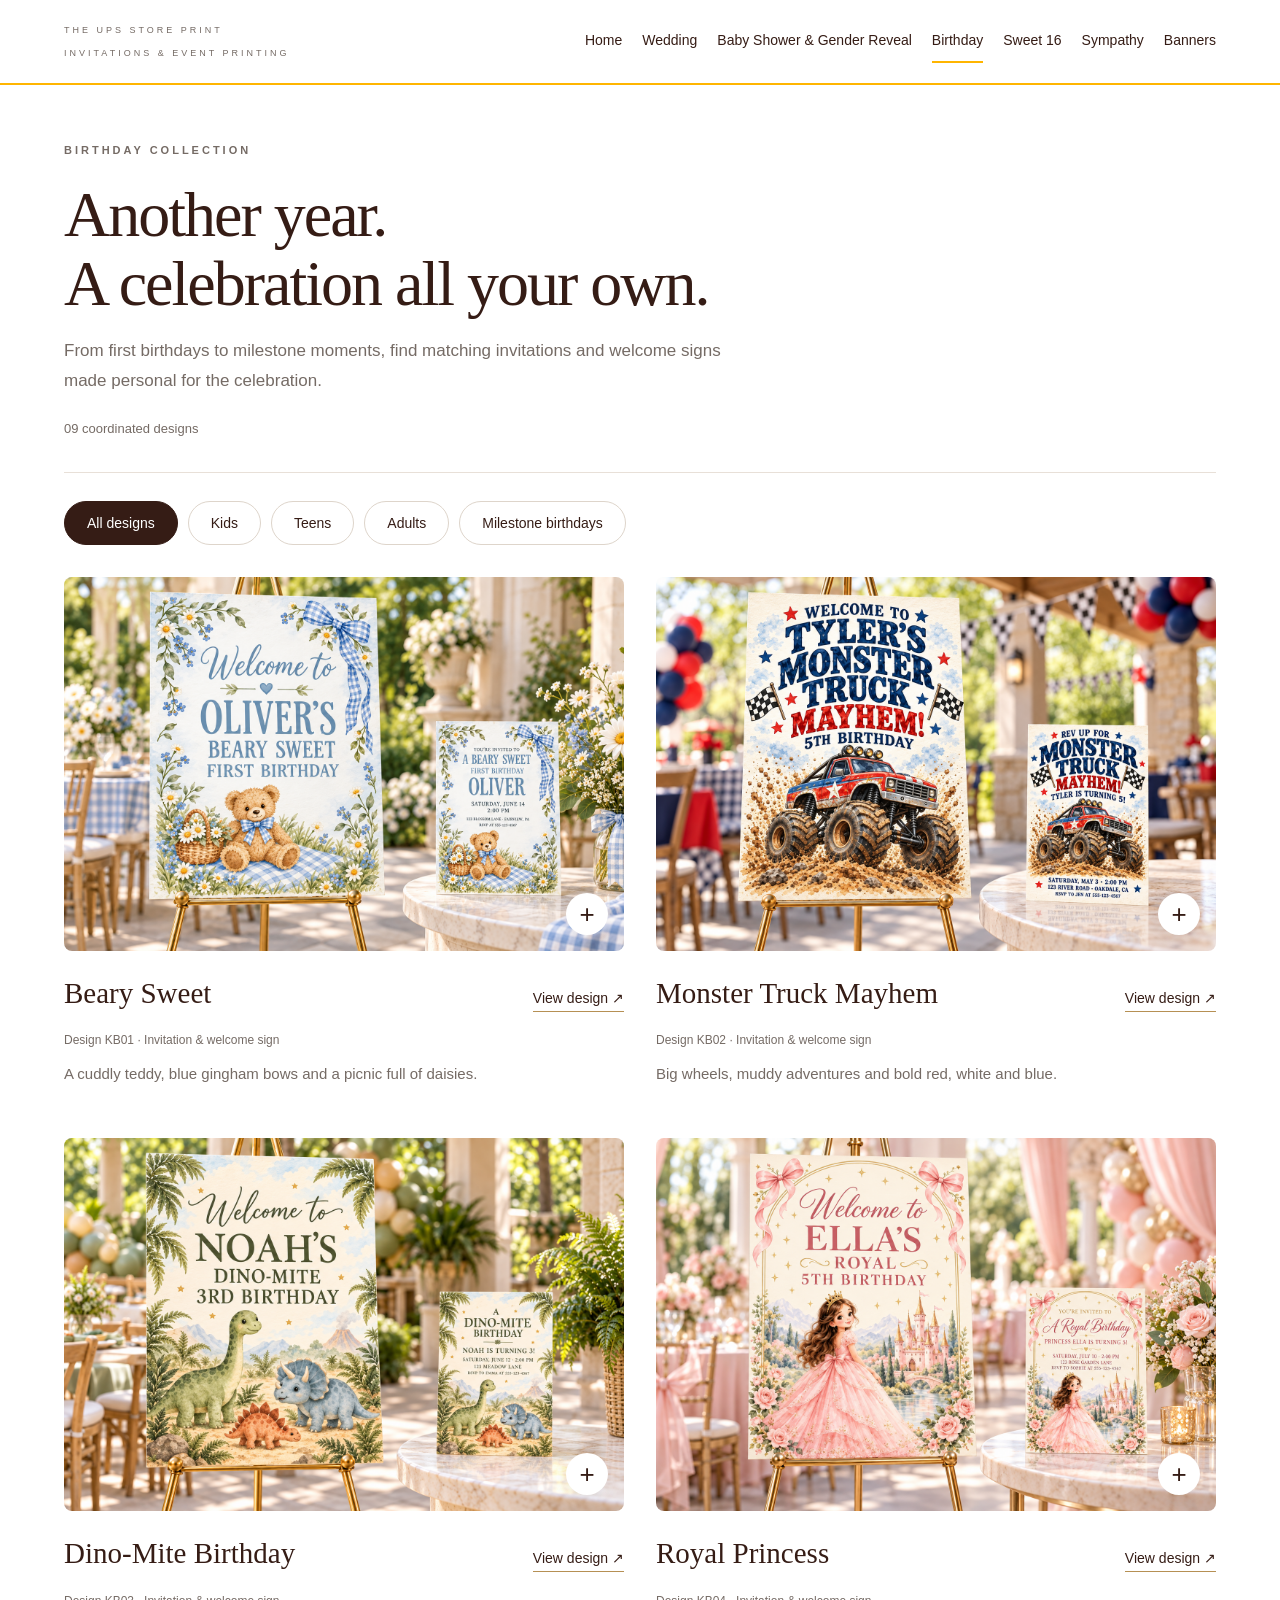
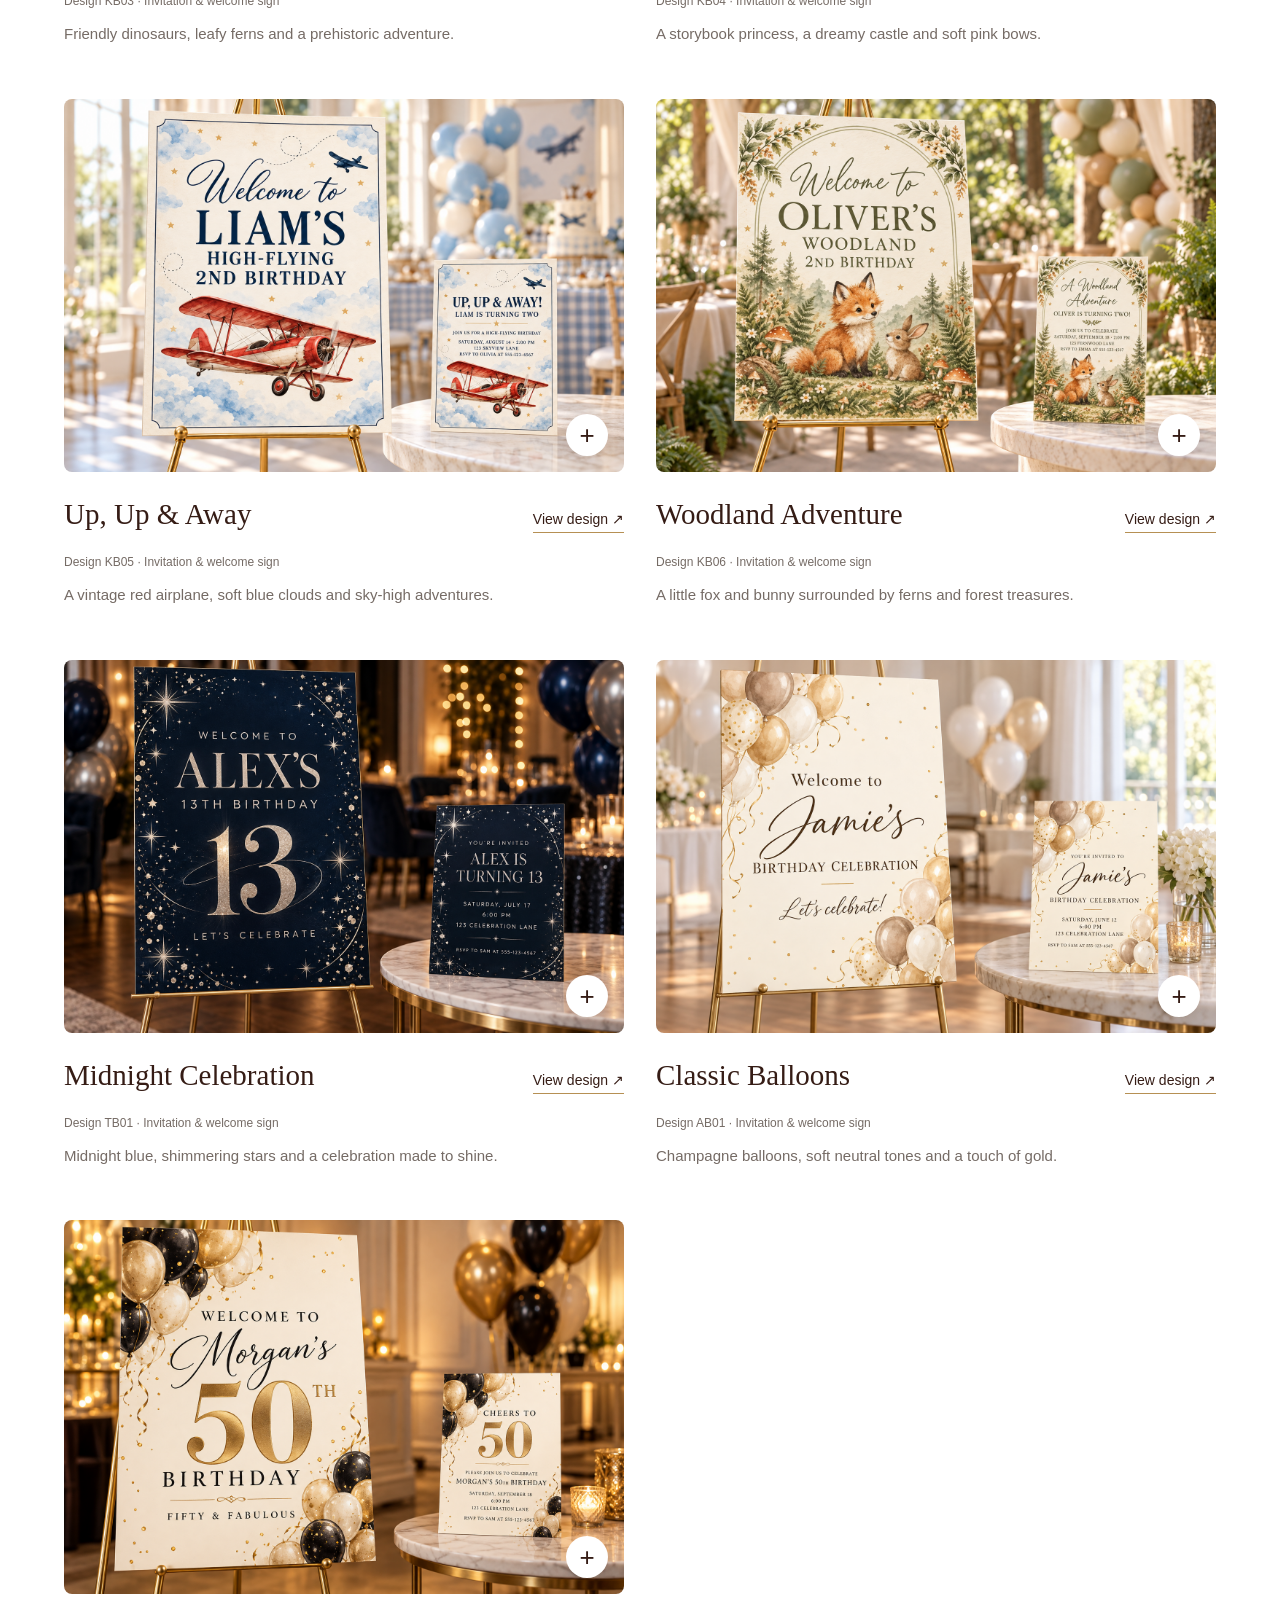
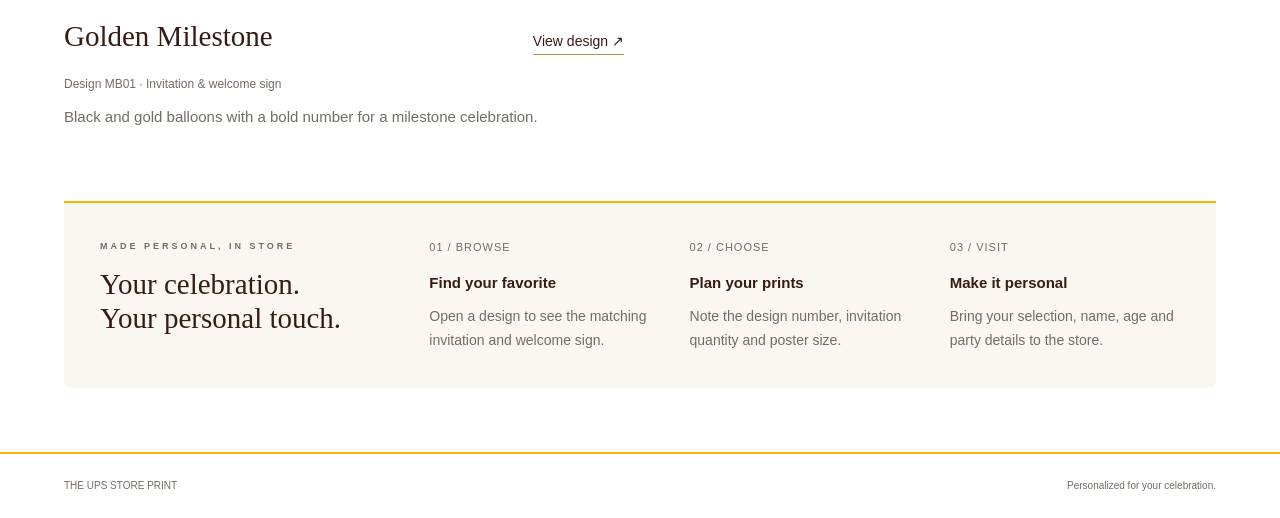
<file: birthday.html>
<!DOCTYPE html>
<html lang="en">
<head>
  <meta charset="UTF-8">
  <meta name="viewport" content="width=device-width, initial-scale=1">

  <title>Birthday Collection | The UPS Store Print</title>

  <meta
    name="description"
    content="Browse birthday invitations and welcome signs for kids, teens, adults and milestone celebrations."
  >

  <link rel="stylesheet" href="style.css?v=14">

  <style>
    body.birthday-page {
      margin: 0;
      background: #fff;
      color: #351c15;
      font-family: Arial, sans-serif;
    }

    .birthday-page *,
    .birthday-page *::before,
    .birthday-page *::after {
      box-sizing: border-box;
    }

    .birthday-page button {
      font-family: inherit;
      cursor: pointer;
    }

    .birthday-page a,
    .birthday-page button {
      -webkit-tap-highlight-color: transparent;
    }

    .birthday-page [hidden] {
      display: none !important;
    }

    /* Navigation */
    .birthday-page .site-header {
      position: relative;
      z-index: 20;
      display: flex;
      align-items: center;
      justify-content: space-between;
      flex-wrap: wrap;
      gap: 24px;
      padding: 22px 32px;
      background: #fff;
      border-bottom: 2px solid #ffb500;
    }

    .birthday-page .brand {
      color: #351c15;
      text-decoration: none;
    }

    .birthday-page .brand-name {
      display: block;
      font-size: 22px;
      font-weight: 800;
      letter-spacing: 2px;
    }

    .birthday-page .brand-tagline {
      display: block;
      margin-top: 8px;
      color: #756b65;
      font-size: 10px;
      letter-spacing: 3px;
    }

    .birthday-page .site-nav {
      position: static;
      display: flex;
      align-items: center;
      flex-wrap: wrap;
      gap: 20px;
      width: auto;
      height: auto;
      margin: 0;
      padding: 0;
      background: #fff;
    }

    .birthday-page .site-nav a {
      display: block;
      padding: 10px 0;
      border-bottom: 2px solid transparent;
      color: #351c15;
      font-size: 14px;
      text-decoration: none;
    }

    .birthday-page .site-nav a:hover,
    .birthday-page .site-nav a[aria-current="page"] {
      border-bottom-color: #ffb500;
    }

    .birthday-page .nav-toggle {
      display: none;
      align-items: center;
      justify-content: center;
      width: 44px;
      height: 44px;
      padding: 10px;
      border: 1px solid #e8e0d8;
      border-radius: 6px;
      background: transparent;
      color: #351c15;
    }

    .birthday-page .nav-toggle svg {
      width: 24px;
      height: 24px;
    }

    /* Introduction */
    .birthday-shell {
      width: 100%;
      max-width: 1344px;
      margin: 0 auto;
      padding: 0 32px;
    }

    .birthday-intro {
      display: block;
      padding: 56px 0 32px;
    }

    .birthday-eyebrow {
      margin: 0 0 20px;
      color: #756b65;
      font-size: 11px;
      font-weight: 700;
      letter-spacing: 3px;
      line-height: 1.7;
      text-transform: uppercase;
    }

    .birthday-intro h1 {
      max-width: 1000px;
      margin: 0 0 24px;
      font-family: Georgia, serif;
      font-size: clamp(44px, 5vw, 76px);
      font-weight: 400;
      letter-spacing: -2px;
      line-height: 1.08;
    }

    .birthday-intro-text {
      max-width: 670px;
      margin: 0;
      color: #756b65;
      font-size: 17px;
      line-height: 1.75;
    }

    .birthday-count {
      margin: 24px 0 0;
      color: #756b65;
      font-size: 13px;
    }

    /* Filters */
    .birthday-filters {
      display: flex;
      flex-wrap: wrap;
      gap: 10px;
      margin-bottom: 32px;
      padding-top: 28px;
      border-top: 1px solid #e8e0d8;
    }

    .birthday-filter {
      min-height: 44px;
      padding: 11px 22px;
      border: 1px solid #ded5cb;
      border-radius: 30px;
      background: #fff;
      color: #351c15;
      font-size: 14px;
      line-height: 1.3;
    }

    .birthday-filter:hover {
      border-color: #351c15;
    }

    .birthday-filter[aria-pressed="true"] {
      border-color: #351c15;
      background: #351c15;
      color: #fff;
    }

    .birthday-empty {
      margin: 0 0 64px;
      padding: 40px 24px;
      border: 1px solid #e8e0d8;
      border-radius: 8px;
      background: #faf7f2;
      text-align: center;
    }

    .birthday-empty h2 {
      margin: 0 0 12px;
      font-family: Georgia, serif;
      font-size: 28px;
      font-weight: 400;
    }

    .birthday-empty p {
      margin: 0 0 20px;
      color: #756b65;
      font-size: 15px;
      line-height: 1.7;
    }

    .birthday-reset {
      padding: 12px 20px;
      border: 1px solid #351c15;
      border-radius: 5px;
      background: #351c15;
      color: #fff;
      font-size: 14px;
    }

    /* Gallery */
    .birthday-gallery {
      display: grid;
      grid-template-columns: repeat(2, minmax(0, 1fr));
      gap: 52px 32px;
      margin-bottom: 72px;
    }

    .birthday-card {
      min-width: 0;
    }

    .birthday-image-button {
      position: relative;
      display: block;
      width: 100%;
      margin: 0;
      padding: 0;
      overflow: hidden;
      border: 0;
      border-radius: 8px;
      background: #faf7f2;
    }

    .birthday-image-button img {
      display: block;
      width: 100%;
      height: auto;
      aspect-ratio: 3 / 2;
      object-fit: cover;
      transition: transform 250ms ease;
    }

    @media (hover: hover) {
      .birthday-image-button:hover img {
        transform: scale(1.025);
      }
    }

    .birthday-plus {
      position: absolute;
      right: 16px;
      bottom: 16px;
      display: grid;
      place-items: center;
      width: 42px;
      height: 42px;
      border-radius: 50%;
      background: #fff;
      color: #351c15;
      font-size: 26px;
      line-height: 1;
      box-shadow: 0 3px 16px #351c1512;
    }

    .birthday-card-heading {
      display: flex;
      align-items: baseline;
      justify-content: space-between;
      gap: 16px;
      margin-top: 20px;
    }

    .birthday-card h2 {
      margin: 0;
      font-family: Georgia, serif;
      font-size: clamp(26px, 2.6vw, 36px);
      font-weight: 400;
      line-height: 1.2;
    }

    .birthday-view {
      flex-shrink: 0;
      padding: 0 0 5px;
      border: 0;
      border-bottom: 1px solid #b69054;
      background: transparent;
      color: #351c15;
      font-size: 14px;
    }

    .birthday-code {
      margin: 13px 0 0;
      color: #756b65;
      font-size: 12px;
      line-height: 1.6;
    }

    .birthday-description {
      margin: 10px 0 0;
      color: #756b65;
      font-size: 15px;
      line-height: 1.7;
    }

    /* Ordering */
    .birthday-order {
      display: grid;
      grid-template-columns: 1.3fr repeat(3, 1fr);
      gap: 30px;
      margin-bottom: 64px;
      padding: 36px;
      border-top: 2px solid #ffb500;
      border-radius: 0 0 8px 8px;
      background: #faf7f2;
    }

    .birthday-order .birthday-eyebrow {
      margin-bottom: 12px;
      font-size: 9px;
    }

    .birthday-order h2 {
      margin: 0;
      font-family: Georgia, serif;
      font-size: 30px;
      font-weight: 400;
      line-height: 1.2;
    }

    .birthday-step-number {
      margin: 0 0 14px;
      color: #756b65;
      font-size: 11px;
      letter-spacing: 1px;
    }

    .birthday-order h3 {
      margin: 0 0 10px;
      font-size: 15px;
    }

    .birthday-order p:last-child {
      margin: 0;
      color: #756b65;
      font-size: 14px;
      line-height: 1.7;
    }

    .birthday-footer {
      display: flex;
      justify-content: space-between;
      flex-wrap: wrap;
      gap: 12px;
      padding: 24px 32px;
      border-top: 1px solid #e8e0d8;
      color: #756b65;
      font-size: 11px;
      line-height: 1.6;
    }

    /* Popup */
    body.birthday-page dialog.birthday-dialog {
      position: fixed;
      inset: 0;
      width: min(1180px, calc(100% - 32px));
      max-width: none;
      max-height: 90vh;
      max-height: 90dvh;
      margin: auto;
      padding: 0;
      overflow: auto;
      border: 0;
      border-radius: 12px;
      background: #fff;
      color: #351c15;
      box-shadow: 0 24px 90px #0003;
    }

    .birthday-dialog::backdrop {
      background: rgb(30 19 14 / 65%);
    }

    .birthday-dialog-top {
      position: sticky;
      top: 0;
      z-index: 2;
      display: flex;
      align-items: center;
      justify-content: space-between;
      gap: 20px;
      padding: 14px 20px;
      border-bottom: 1px solid #e8e0d8;
      background: #fff;
    }

    .birthday-dialog-label {
      margin: 0;
      color: #756b65;
      font-size: 10px;
      font-weight: 700;
      letter-spacing: 2px;
    }

    .birthday-close {
      display: grid;
      place-items: center;
      width: 40px;
      height: 40px;
      padding: 0;
      border: 1px solid #e8e0d8;
      border-radius: 50%;
      background: #fff;
      color: #351c15;
      font-size: 28px;
    }

    .birthday-dialog-layout {
      display: grid;
      grid-template-columns: minmax(0, 1.6fr) minmax(280px, 1fr);
      align-items: start;
    }

    .birthday-dialog-art {
      min-width: 0;
      padding: 20px;
      background: #faf7f2;
    }

    .birthday-dialog-art img {
      display: block;
      width: 100%;
      height: auto;
      object-fit: contain;
    }

    .birthday-dialog-info {
      min-width: 0;
      padding: 28px;
    }

    .birthday-dialog-code {
      margin: 0 0 10px;
      color: #756b65;
      font-size: 11px;
      letter-spacing: 2px;
      text-transform: uppercase;
    }

    .birthday-dialog-info h2 {
      margin: 0 0 14px;
      font-family: Georgia, serif;
      font-size: 36px;
      font-weight: 400;
      line-height: 1.1;
    }

    .birthday-dialog-description {
      margin: 0 0 24px;
      color: #756b65;
      font-size: 14px;
      line-height: 1.7;
    }

    .birthday-pricing {
      padding-top: 22px;
      border-top: 1px solid #e8e0d8;
    }

    .birthday-pricing h3 {
      margin: 0 0 8px;
      font-size: 15px;
      font-weight: 400;
    }

    .birthday-price {
      display: block;
      margin-bottom: 8px;
      font-family: Georgia, serif;
      font-size: 38px;
      line-height: 1.2;
    }

    .birthday-selected-size {
      margin: 0 0 18px;
      color: #756b65;
      font-size: 12px;
    }

    .birthday-sizes {
      display: grid;
      grid-template-columns: repeat(2, minmax(0, 1fr));
      gap: 8px;
    }

    .birthday-sizes button {
      min-height: 48px;
      padding: 10px 6px;
      border: 1px solid #d7c9ba;
      border-radius: 5px;
      background: #fff;
      color: #351c15;
      font-size: 12px;
    }

    .birthday-sizes button[aria-pressed="true"] {
      border-color: #351c15;
      background: #351c15;
      color: #fff;
    }

    .birthday-personalization {
      margin: 22px 0;
      padding: 15px;
      border-radius: 5px;
      background: #faf7f2;
      font-size: 13px;
      line-height: 1.7;
    }

    .birthday-order-link {
      display: block;
      padding: 14px 18px;
      border: 1px solid #351c15;
      border-radius: 5px;
      color: #351c15;
      font-size: 14px;
      text-align: center;
      text-decoration: none;
    }

    .birthday-order-link:hover {
      background: #351c15;
      color: #fff;
    }

    .birthday-page :focus-visible {
      outline: 3px solid #9b713e;
      outline-offset: 4px;
    }

    @media (max-width: 1100px) {
      .birthday-page .site-header {
        gap: 16px;
        padding: 18px 24px;
      }

      .birthday-page .nav-toggle {
        display: flex;
      }

      .birthday-page .site-nav {
        display: none;
        flex: 0 0 100%;
        align-items: stretch;
        flex-direction: column;
        gap: 0;
        padding-top: 8px;
      }

      .birthday-page .site-nav.is-open {
        display: flex;
      }

      .birthday-page .site-nav a {
        padding: 13px 0;
      }

      .birthday-order {
        grid-template-columns: repeat(3, minmax(0, 1fr));
      }

      .birthday-order-heading {
        grid-column: 1 / -1;
      }
    }

    @media (max-width: 800px) {
      .birthday-dialog-layout {
        grid-template-columns: 1fr;
      }

      .birthday-dialog-info {
        padding: 24px;
      }
    }

    @media (max-width: 700px) {
      .birthday-shell {
        padding: 0 18px;
      }

      .birthday-page .site-header {
        padding: 18px;
      }

      .birthday-page .brand-name {
        font-size: 17px;
        letter-spacing: 1px;
      }

      .birthday-page .brand-tagline {
        font-size: 8px;
        letter-spacing: 2px;
      }

      .birthday-intro {
        padding: 38px 0 28px;
      }

      .birthday-intro h1 {
        font-size: clamp(40px, 10vw, 60px);
        letter-spacing: -1px;
      }

      .birthday-intro-text {
        font-size: 15px;
      }

      .birthday-filters {
        gap: 8px;
        margin-bottom: 26px;
        padding-top: 24px;
      }

      .birthday-filter {
        padding: 10px 16px;
        font-size: 13px;
      }

      .birthday-gallery {
        grid-template-columns: 1fr;
        gap: 40px;
        margin-bottom: 48px;
      }

      .birthday-card-heading {
        gap: 12px;
        margin-top: 17px;
      }

      .birthday-card h2 {
        font-size: 29px;
      }

      .birthday-view {
        font-size: 12px;
      }

      .birthday-plus {
        right: 12px;
        bottom: 12px;
        width: 36px;
        height: 36px;
      }

      .birthday-order {
        grid-template-columns: 1fr;
        gap: 26px;
        margin-bottom: 40px;
        padding: 28px 24px;
      }

      .birthday-order-heading {
        grid-column: auto;
      }

      .birthday-footer {
        padding: 22px 18px;
      }

      .birthday-dialog-art {
        padding: 10px;
      }

      .birthday-dialog-info h2 {
        font-size: 32px;
      }
    }

    @media (prefers-reduced-motion: reduce) {
      .birthday-image-button img {
        transition: none;
      }
    }
  </style>
</head>

<body class="collection-page birthday-page">

  <header class="site-header">
    <a class="brand" href="index.html">
      <span class="brand-name">THE UPS STORE PRINT</span>
      <span class="brand-tagline">
        INVITATIONS &amp; EVENT PRINTING
      </span>
    </a>

    <button
      class="nav-toggle"
      id="birthday-menu-toggle"
      type="button"
      aria-label="Open navigation"
      aria-expanded="false"
      aria-controls="site-navigation"
    >
      <svg
        viewBox="0 0 24 24"
        fill="none"
        stroke="currentColor"
        stroke-width="1.8"
        stroke-linecap="round"
        aria-hidden="true"
      >
        <path d="M4 6h16M4 12h16M4 18h16"></path>
      </svg>
    </button>

    <nav
      class="site-nav"
      id="site-navigation"
      aria-label="Main navigation"
    >
      <a href="index.html">Home</a>
      <a href="wedding.html">Wedding</a>
      <a href="baby-shower.html">Baby Shower &amp; Gender Reveal</a>
      <a href="birthday.html" aria-current="page">Birthday</a>
      <a href="sweet-16.html">Sweet 16</a>
      <a href="sympathy.html">Sympathy</a>
      <a href="banners.html">Banners</a>
    </nav>
  </header>

  <main class="birthday-shell">

    <section
      class="birthday-intro"
      aria-labelledby="birthday-title"
    >
      <p class="birthday-eyebrow">Birthday Collection</p>

      <h1 id="birthday-title">
        Another year.<br>
        A celebration all your own.
      </h1>

      <p class="birthday-intro-text">
        From first birthdays to milestone moments, find matching
        invitations and welcome signs made personal for the celebration.
      </p>

      <p
        class="birthday-count"
        id="birthday-count"
        role="status"
        aria-live="polite"
        aria-atomic="true"
      ></p>
    </section>

    <div
      class="birthday-filters"
      id="birthday-filters"
      role="group"
      aria-label="Filter birthday designs"
    >
      <button
        class="birthday-filter"
        type="button"
        data-filter="all"
        aria-pressed="true"
        aria-controls="birthday-gallery"
      >All designs</button>

      <button
        class="birthday-filter"
        type="button"
        data-filter="kids"
        aria-pressed="false"
        aria-controls="birthday-gallery"
      >Kids</button>

      <button
        class="birthday-filter"
        type="button"
        data-filter="teens"
        aria-pressed="false"
        aria-controls="birthday-gallery"
      >Teens</button>

      <button
        class="birthday-filter"
        type="button"
        data-filter="adults"
        aria-pressed="false"
        aria-controls="birthday-gallery"
      >Adults</button>

      <button
        class="birthday-filter"
        type="button"
        data-filter="milestones"
        aria-pressed="false"
        aria-controls="birthday-gallery"
      >Milestone birthdays</button>
    </div>

    <section
      class="birthday-gallery"
      id="birthday-gallery"
      aria-label="Birthday designs"
    ></section>

    <div class="birthday-empty" id="birthday-empty" hidden>
      <h2>No designs in this selection yet.</h2>
      <p>Explore the full birthday collection below.</p>

      <button
        class="birthday-reset"
        id="birthday-reset"
        type="button"
      >View all designs</button>
    </div>

    <noscript>
      <p>Please enable JavaScript to browse the birthday designs.</p>
    </noscript>

    <section
      class="birthday-order"
      id="how-to-order"
      aria-labelledby="birthday-order-title"
    >
      <div class="birthday-order-heading">
        <p class="birthday-eyebrow">Made personal, in store</p>

        <h2 id="birthday-order-title">
          Your celebration.<br>
          Your personal touch.
        </h2>
      </div>

      <div>
        <p class="birthday-step-number">01 / BROWSE</p>
        <h3>Find your favorite</h3>
        <p>
          Open a design to see the matching invitation and welcome sign.
        </p>
      </div>

      <div>
        <p class="birthday-step-number">02 / CHOOSE</p>
        <h3>Plan your prints</h3>
        <p>
          Note the design number, invitation quantity and poster size.
        </p>
      </div>

      <div>
        <p class="birthday-step-number">03 / VISIT</p>
        <h3>Make it personal</h3>
        <p>
          Bring your selection, name, age and party details to the store.
        </p>
      </div>
    </section>

  </main>

  <footer class="birthday-footer">
    <span>THE UPS STORE PRINT</span>
    <span>Personalized for your celebration.</span>
  </footer>

  <dialog
    class="birthday-dialog"
    id="birthday-dialog"
    aria-labelledby="birthday-dialog-title"
  >
    <div class="birthday-dialog-top">
      <p class="birthday-dialog-label">BIRTHDAY COLLECTION</p>

      <button
        class="birthday-close"
        id="birthday-close"
        type="button"
        aria-label="Close design"
      >&times;</button>
    </div>

    <div class="birthday-dialog-layout">

      <div class="birthday-dialog-art">
        <img id="birthday-detail-image" alt="">
      </div>

      <div class="birthday-dialog-info">
        <p
          class="birthday-dialog-code"
          id="birthday-dialog-code"
        ></p>

        <h2 id="birthday-dialog-title"></h2>

        <p
          class="birthday-dialog-description"
          id="birthday-dialog-description"
        ></p>

        <section
          class="birthday-pricing"
          aria-labelledby="birthday-pricing-title"
        >
          <h3 id="birthday-pricing-title">Poster board</h3>

          <strong
            class="birthday-price"
            id="birthday-price"
            aria-live="polite"
          >$18.50</strong>

          <p
            class="birthday-selected-size"
            id="birthday-selected-size"
          >16 × 20 inches</p>

          <div
            class="birthday-sizes"
            id="birthday-sizes"
            role="group"
            aria-label="Choose poster size"
          >
            <button
              type="button"
              data-size="0"
              aria-pressed="true"
            >16 × 20 — $18.50</button>

            <button
              type="button"
              data-size="1"
              aria-pressed="false"
            >18 × 24 — $25.50</button>

            <button
              type="button"
              data-size="2"
              aria-pressed="false"
            >20 × 24 — $28.50</button>

            <button
              type="button"
              data-size="3"
              aria-pressed="false"
            >24 × 36 — $46.00</button>
          </div>
        </section>

        <p class="birthday-personalization">
          <strong>Make it personal.</strong><br>
          Personalize the name, age and party details.
          Matching 5 × 7 invitations are available.
        </p>

        <a
          class="birthday-order-link"
          id="birthday-order-link"
          href="#how-to-order"
        >How to order ↗</a>
      </div>
    </div>
  </dialog>

  <!-- Menu, filters and popups are included below.
       Do not add another script.js tag to this page. -->
  <script>
    (() => {
      "use strict";

      /*
        Category options:
        "kids"
        "teens"
        "adults"
        "milestones"

        A design can appear in multiple filters:
        categories: ["adults", "milestones"]
      */

      const designs = [
        {
          code: "KB01",
          name: "Beary Sweet",
          categories: ["kids", "milestones"],
          description:
            "A cuddly teddy, blue gingham bows and a picnic full of daisies.",
          image: "images/KB01-beary-sweet.png",
          detailImage: "images/KB01-beary-sweet-flat.png"
        },
        {
          code: "KB02",
          name: "Monster Truck Mayhem",
          categories: ["kids"],
          description:
            "Big wheels, muddy adventures and bold red, white and blue.",
          image: "images/KB02-monster-truck-mayhem.png",
          detailImage: "images/KB02-monster-truck-mayhem-flat.png"
        },
        {
          code: "KB03",
          name: "Dino-Mite Birthday",
          categories: ["kids"],
          description:
            "Friendly dinosaurs, leafy ferns and a prehistoric adventure.",
          image: "images/KB03-dino-mite-birthday.png",
          detailImage: "images/KB03-dino-mite-birthday-flat.png"
        },
        {
          code: "KB04",
          name: "Royal Princess",
          categories: ["kids"],
          description:
            "A storybook princess, a dreamy castle and soft pink bows.",
          image: "images/KB04-royal-princess.png",
          detailImage: "images/KB04-royal-princess-flat.png"
        },
        {
          code: "KB05",
          name: "Up, Up & Away",
          categories: ["kids"],
          description:
            "A vintage red airplane, soft blue clouds and sky-high adventures.",
          image: "images/KB05-up-up-away.png",
          detailImage: "images/KB05-up-up-away-flat.png"
        },
                {
          code: "KB06",
          name: "Woodland Adventure",
          categories: ["kids"],
          description:
            "A little fox and bunny surrounded by ferns and forest treasures.",
          image: "images/KB06-woodland-adventure.png",
          detailImage: "images/KB06-woodland-adventure-flat.png"
        },
        {
          code: "TB01",
          name: "Midnight Celebration",
          categories: ["teens", "milestones"],
          description:
            "Midnight blue, shimmering stars and a celebration made to shine.",
          image: "images/TB01-midnight-celebration.png",
          detailImage: "images/TB01-midnight-celebration-flat.png"
        },
        {
          code: "AB01",
          name: "Classic Balloons",
          categories: ["adults"],
          description:
            "Champagne balloons, soft neutral tones and a touch of gold.",
          image: "images/AB01-classic-balloons.png",
          detailImage: "images/AB01-classic-balloons-flat.png"
        },
        {
          code: "MB01",
          name: "Golden Milestone",
          categories: ["adults", "milestones"],
          description:
            "Black and gold balloons with a bold number for a milestone celebration.",
          image: "images/MB01-golden-milestone.png",
          detailImage: "images/MB01-golden-milestone-flat.png"
        }
      ];

      const filterLabels = {
        all: "All designs",
        kids: "Kids",
        teens: "Teens",
        adults: "Adults",
        milestones: "Milestone birthdays"
      };

      const sizes = [
        { label: "16 × 20", price: 18.50 },
        { label: "18 × 24", price: 25.50 },
        { label: "20 × 24", price: 28.50 },
        { label: "24 × 36", price: 46.00 }
      ];

      const money = new Intl.NumberFormat("en-US", {
        style: "currency",
        currency: "USD"
      });

      const gallery = document.getElementById("birthday-gallery");
      const count = document.getElementById("birthday-count");
      const emptyState = document.getElementById("birthday-empty");
      const filters = document.getElementById("birthday-filters");

      const filterButtons = [
        ...filters.querySelectorAll("[data-filter]")
      ];

      const dialog = document.getElementById("birthday-dialog");
      const closeButton = document.getElementById("birthday-close");
      const detailImage = document.getElementById("birthday-detail-image");

      const sizeButtons = [
        ...document.querySelectorAll("#birthday-sizes button")
      ];

      let lastTrigger = null;
      let previousOverflow = "";
      let goingToOrder = false;

      function escapeHTML(value) {
        return String(value).replace(/[&<>"']/g, character => ({
          "&": "&amp;",
          "<": "&lt;",
          ">": "&gt;",
          '"': "&quot;",
          "'": "&#39;"
        })[character]);
      }

      function renderGallery(filter = "all") {
        const visible = designs.filter(design =>
          filter === "all" || design.categories.includes(filter)
        );

        gallery.innerHTML = visible.map((design, index) => `
          <article class="birthday-card">
            <button
              class="birthday-image-button"
              type="button"
              data-code="${escapeHTML(design.code)}"
              aria-label="View ${escapeHTML(design.code)} ${escapeHTML(design.name)}"
              aria-haspopup="dialog"
            >
              <img
                src="${escapeHTML(design.image)}"
                alt="${escapeHTML(design.name)} welcome sign and matching invitation"
                loading="${index < 2 ? "eager" : "lazy"}"
                decoding="async"
                width="1536"
                height="1024"
              >
              <span class="birthday-plus" aria-hidden="true">+</span>
            </button>

            <div class="birthday-card-heading">
              <h2>${escapeHTML(design.name)}</h2>

              <button
                class="birthday-view"
                type="button"
                data-code="${escapeHTML(design.code)}"
                aria-label="View ${escapeHTML(design.name)}"
                aria-haspopup="dialog"
              >View design ↗</button>
            </div>

            <p class="birthday-code">
              Design ${escapeHTML(design.code)} · Invitation &amp; welcome sign
            </p>

            <p class="birthday-description">
              ${escapeHTML(design.description)}
            </p>
          </article>
        `).join("");

        const total = String(visible.length).padStart(2, "0");
        const noun = visible.length === 1 ? "design" : "designs";

        count.textContent = filter === "all"
          ? `${total} coordinated ${noun}`
          : `${total} ${noun} · ${filterLabels[filter]}`;

        gallery.hidden = visible.length === 0;
        emptyState.hidden = visible.length !== 0;

        filterButtons.forEach(button => {
          button.setAttribute(
            "aria-pressed",
            String(button.dataset.filter === filter)
          );
        });
      }

      filters.addEventListener("click", event => {
        const button = event.target.closest("button[data-filter]");
        if (button) renderGallery(button.dataset.filter);
      });

      document.getElementById("birthday-reset")
        .addEventListener("click", () => {
          renderGallery("all");
          filterButtons[0].focus({ preventScroll: true });
        });

      function selectSize(index) {
        const size = sizes[index];

        document.getElementById("birthday-price").textContent =
          money.format(size.price);

        document.getElementById("birthday-selected-size").textContent =
          `${size.label} inches`;

        sizeButtons.forEach((button, buttonIndex) => {
          button.setAttribute(
            "aria-pressed",
            String(buttonIndex === index)
          );
        });
      }

      function openDesign(code, trigger) {
        const design = designs.find(item => item.code === code);
        if (!design) return;

        lastTrigger = trigger;
        goingToOrder = false;

        document.getElementById("birthday-dialog-code").textContent =
          `Design ${design.code} · Invitation & welcome sign`;

        document.getElementById("birthday-dialog-title").textContent =
          design.name;

        document.getElementById("birthday-dialog-description").textContent =
          design.description;

        detailImage.alt =
          `${design.code} ${design.name}: flat welcome poster and matching 5 × 7 invitation`;

        detailImage.onerror = () => {
          detailImage.onerror = null;
          detailImage.alt =
            `${design.name} welcome sign and matching invitation`;
          detailImage.src = design.image;
        };

        detailImage.src = design.detailImage;

        selectSize(0);
        previousOverflow = document.body.style.overflow;

        dialog.showModal();
        document.body.style.overflow = "hidden";
        dialog.scrollTop = 0;

        closeButton.focus({ preventScroll: true });
      }

      gallery.addEventListener("click", event => {
        const trigger = event.target.closest("button[data-code]");
        if (trigger) openDesign(trigger.dataset.code, trigger);
      });

      sizeButtons.forEach(button => {
        button.addEventListener("click", () => {
          selectSize(Number(button.dataset.size));
        });
      });

      closeButton.addEventListener("click", () => dialog.close());

      dialog.addEventListener("click", event => {
        if (event.target !== dialog) return;

        const bounds = dialog.getBoundingClientRect();

        if (
          event.clientX < bounds.left ||
          event.clientX > bounds.right ||
          event.clientY < bounds.top ||
          event.clientY > bounds.bottom
        ) {
          dialog.close();
        }
      });

      document.getElementById("birthday-order-link")
        .addEventListener("click", event => {
          event.preventDefault();
          goingToOrder = true;
          dialog.close();
        });

      dialog.addEventListener("close", () => {
        document.body.style.overflow = previousOverflow;

        if (goingToOrder) {
          const heading = document.getElementById("birthday-order-title");
          heading.setAttribute("tabindex", "-1");
          heading.focus({ preventScroll: true });
          heading.scrollIntoView({ block: "start" });
        } else if (lastTrigger && lastTrigger.isConnected) {
          lastTrigger.focus({ preventScroll: true });
        }

        goingToOrder = false;
      });

      /* Mobile menu */
      const menuToggle = document.getElementById("birthday-menu-toggle");
      const navigation = document.getElementById("site-navigation");

      function setMenu(open) {
        navigation.classList.toggle("is-open", open);

        menuToggle.setAttribute("aria-expanded", String(open));
        menuToggle.setAttribute(
          "aria-label",
          open ? "Close navigation" : "Open navigation"
        );
      }

      menuToggle.addEventListener("click", () => {
        setMenu(menuToggle.getAttribute("aria-expanded") !== "true");
      });

      navigation.addEventListener("click", event => {
        if (event.target.closest("a")) setMenu(false);
      });

      document.addEventListener("click", event => {
        if (!event.target.closest(".site-header")) setMenu(false);
      });

      document.addEventListener("keydown", event => {
        if (
          event.key === "Escape" &&
          menuToggle.getAttribute("aria-expanded") === "true"
        ) {
          setMenu(false);
          menuToggle.focus();
        }
      });

      window.matchMedia("(max-width: 1100px)")
        .addEventListener("change", () => setMenu(false));

      renderGallery();
    })();
  </script>

</body>
</html>
</file>
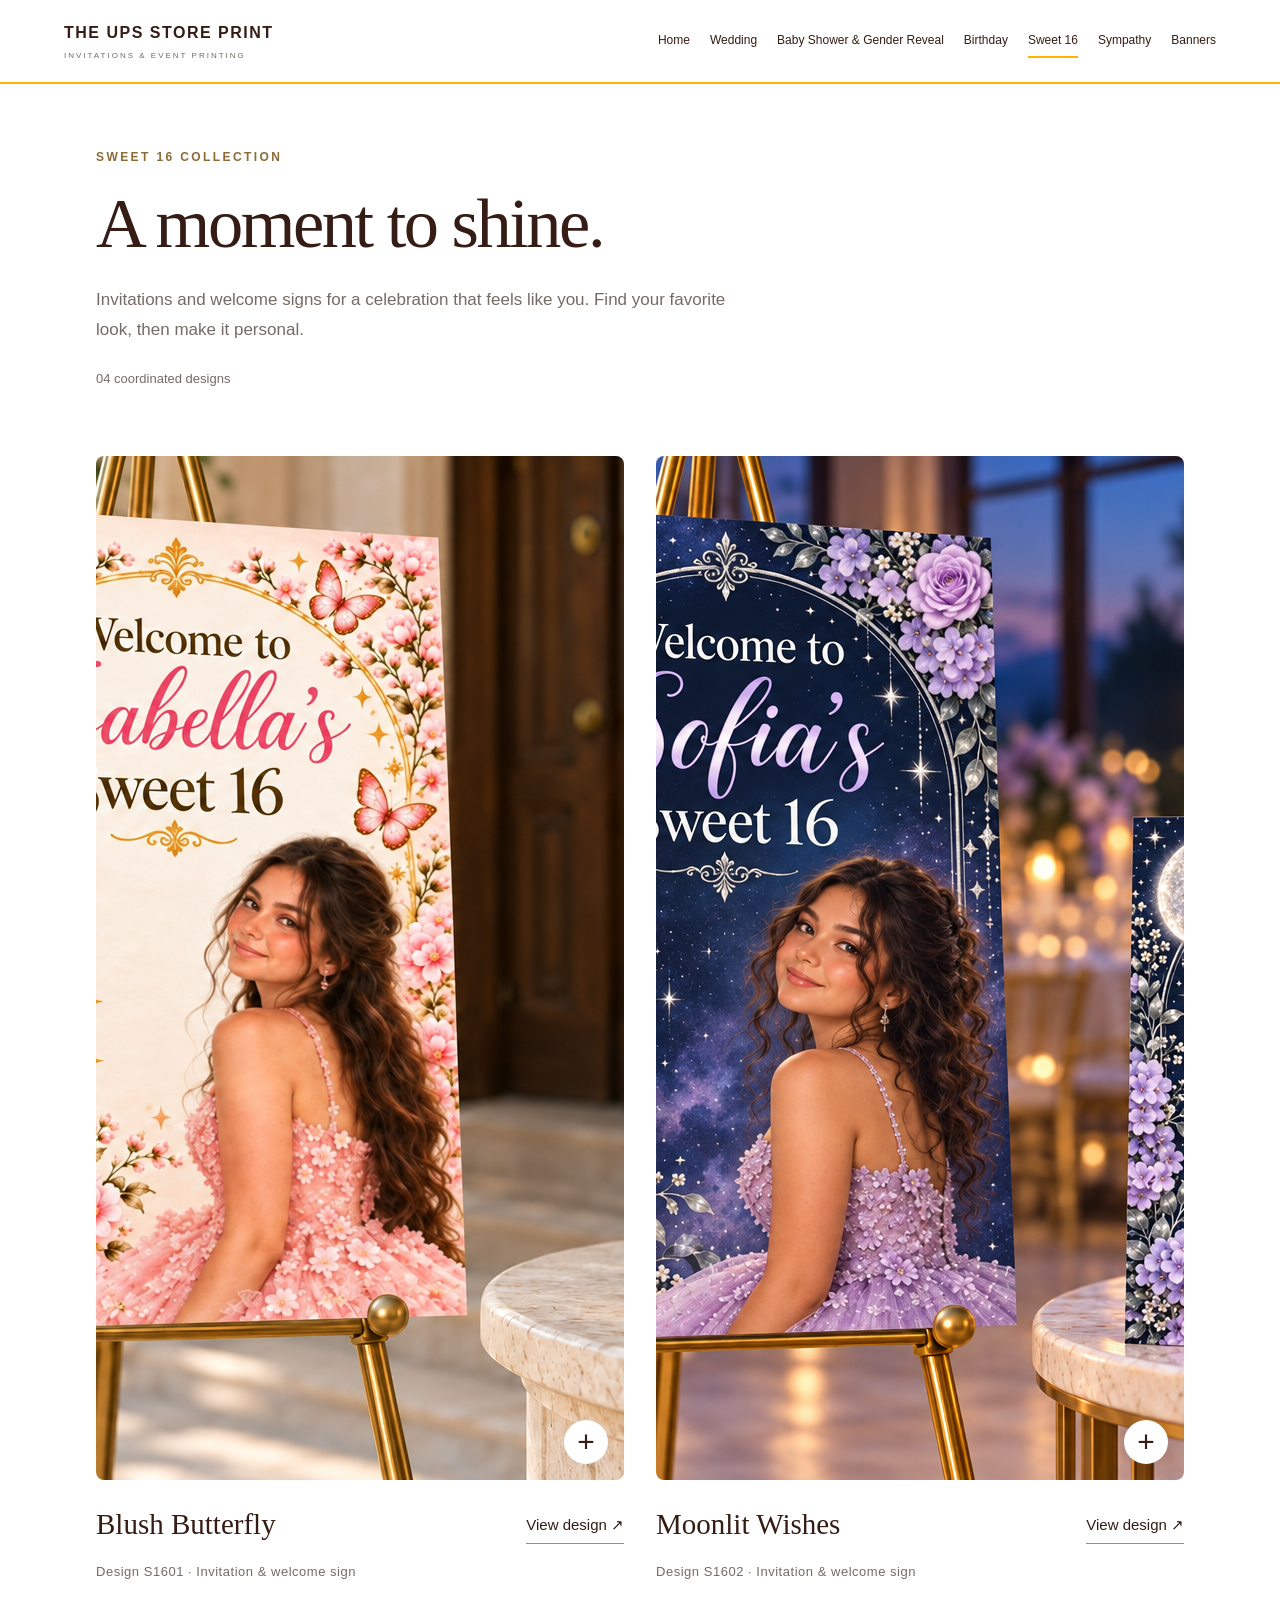
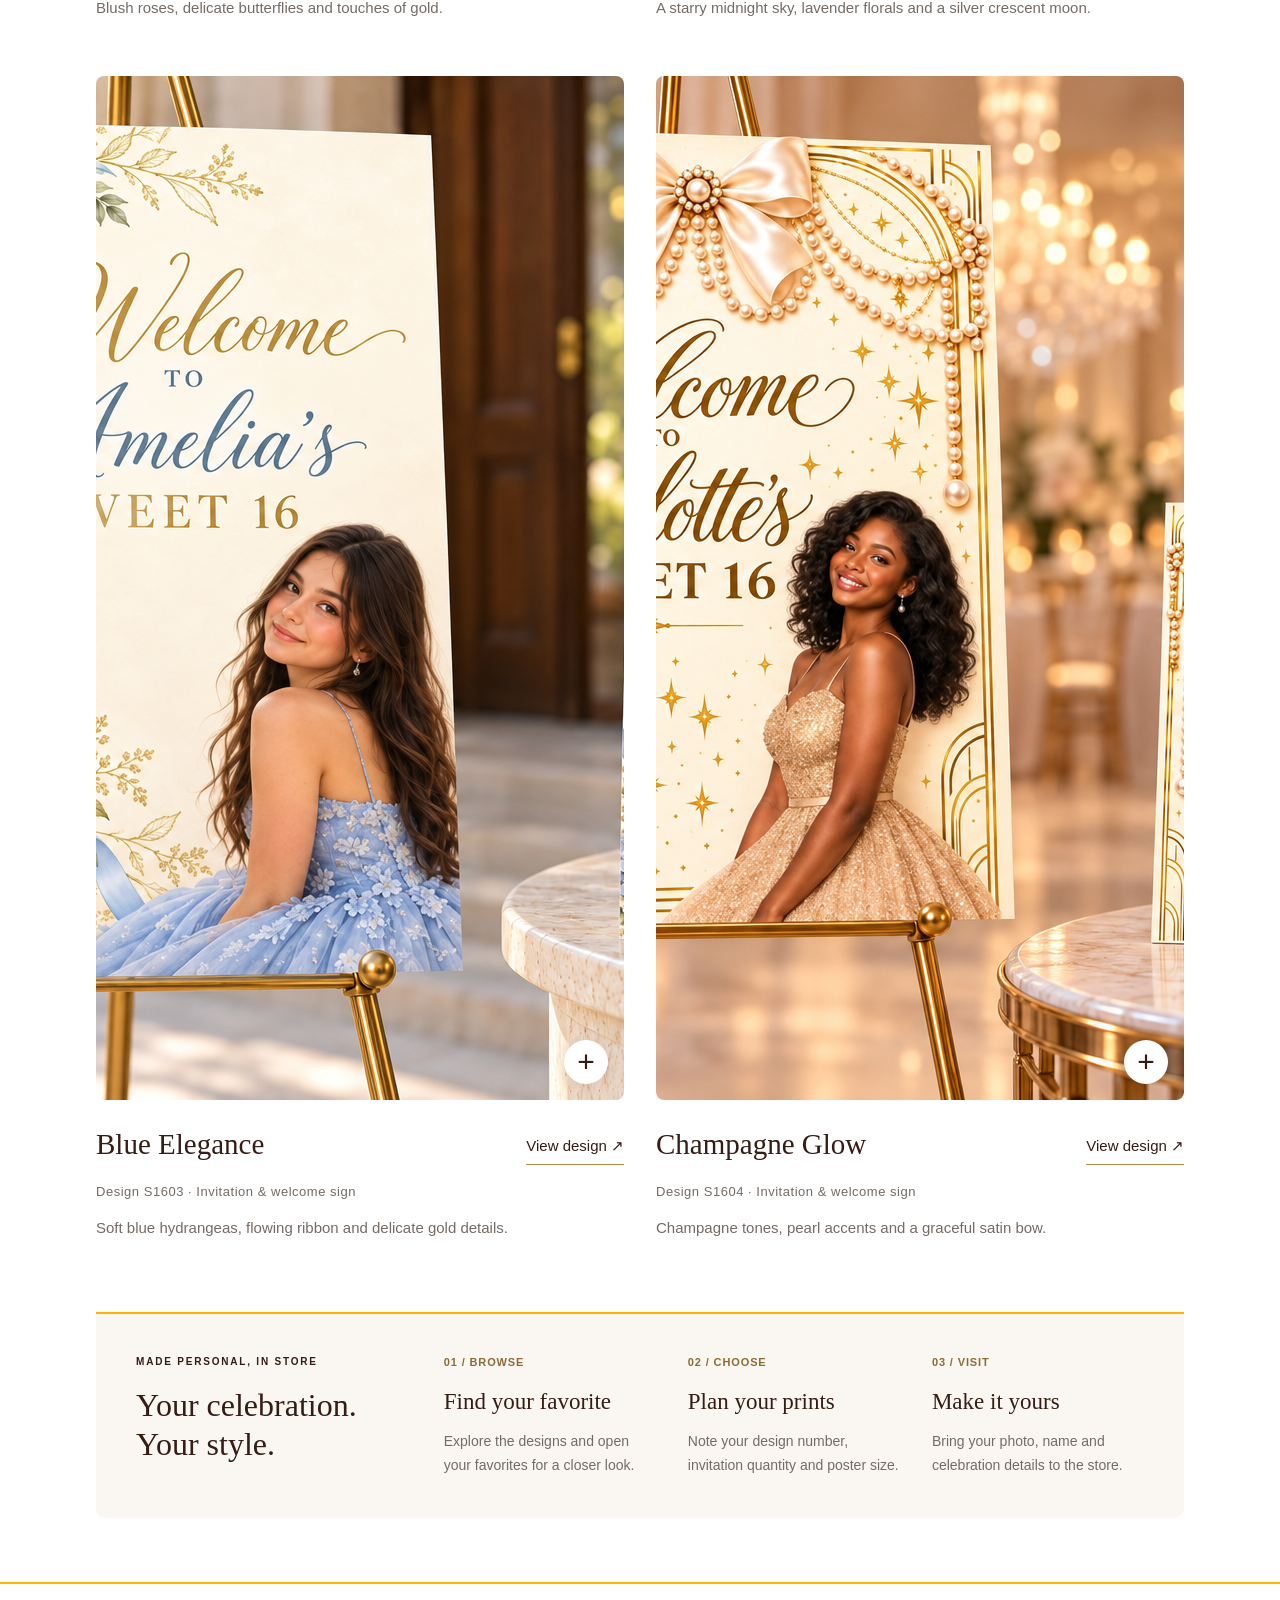
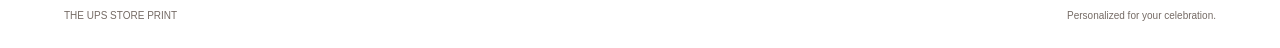
<file: sweet-16.html>
<!DOCTYPE html>
<html lang="en">
<head>
  <meta charset="UTF-8">
  <meta name="viewport" content="width=device-width, initial-scale=1">

  <title>Sweet 16 | The UPS Store Print</title>

  <link rel="stylesheet" href="style.css?v=8">

  <style>
    /* Sweet 16 gallery */
    .sweet-gallery {
      display: grid;
      grid-template-columns: repeat(2, minmax(0, 1fr));
      gap: 56px 32px;
      margin: 36px 0 72px;
    }

    .sweet-photo-button {
      position: relative;
      display: block;
      width: 100%;
      padding: 0;
      border: 0;
      border-radius: 8px;
      overflow: hidden;
      background: #f7f4ef;
      cursor: pointer;
    }

    .sweet-photo-button img {
      display: block;
      width: 100%;
      aspect-ratio: 3 / 2;
      object-fit: cover;
      transition: transform .3s ease;
    }

    @media (hover: hover) {
      .sweet-photo-button:hover img {
        transform: scale(1.025);
      }
    }

    .sweet-plus {
      position: absolute;
      right: 16px;
      bottom: 16px;
      display: grid;
      place-items: center;
      width: 44px;
      height: 44px;
      border-radius: 50%;
      background: white;
      color: #351c15;
      font: 30px Arial, sans-serif;
      box-shadow: 0 3px 15px #351c1515;
    }

    .sweet-card-heading {
      display: flex;
      justify-content: space-between;
      align-items: center;
      gap: 16px;
      margin-top: 22px;
    }

    .sweet-card h2 {
      margin: 0;
      color: #351c15;
      font-family: Georgia, serif;
      font-size: clamp(28px, 3vw, 40px);
      font-weight: 400;
      line-height: 1.15;
    }

    .sweet-view {
      flex-shrink: 0;
      padding: 6px 0;
      border: 0;
      border-bottom: 1px solid #b68b42;
      background: transparent;
      color: #351c15;
      font: inherit;
      cursor: pointer;
    }

    .sweet-code {
      margin: 12px 0;
      color: #756b65;
      font-size: 13px;
      letter-spacing: .04em;
    }

    .sweet-description {
      margin: 0;
      color: #756b65;
      line-height: 1.7;
    }

    .sweet-count {
      margin-top: 24px;
      color: #756b65;
      font-size: 14px;
    }

    /* Design popup */
    .sweet-dialog {
      width: min(1080px, calc(100% - 32px));
      max-width: none;
      max-height: 90dvh;
      padding: 0;
      border: 0;
      border-radius: 12px;
      background: white;
      color: #351c15;
      overflow: auto;
    }

    .sweet-dialog::backdrop {
      background: rgb(30 20 15 / 65%);
    }

    body.sweet-modal-open {
      overflow: hidden;
    }

    .sweet-modal-top {
      display: flex;
      justify-content: flex-end;
      padding: 10px 14px;
      border-bottom: 1px solid #e8e0d8;
    }

    .sweet-close {
      display: grid;
      place-items: center;
      width: 40px;
      height: 40px;
      padding: 0;
      border: 0;
      border-radius: 50%;
      background: #faf7f2;
      color: #351c15;
      font-size: 28px;
      cursor: pointer;
    }

    .sweet-modal-layout {
      display: grid;
      grid-template-columns: 1.25fr 1fr;
    }

    .sweet-modal-photo {
      display: flex;
      align-items: center;
      background: #f7f4ef;
    }

    .sweet-modal-photo img {
      display: block;
      width: 100%;
      height: auto;
    }

    .sweet-modal-info {
      padding: 28px;
    }

    .sweet-modal-code {
      margin: 0 0 12px;
      color: #8c6b35;
      font-size: 12px;
      letter-spacing: .15em;
      text-transform: uppercase;
    }

    .sweet-modal-info h2 {
      margin: 0 0 14px;
      font-family: Georgia, serif;
      font-size: 38px;
      font-weight: 400;
      line-height: 1.1;
    }

    .sweet-modal-description {
      color: #756b65;
      line-height: 1.6;
    }

    .sweet-pricing {
      margin-top: 22px;
      padding-top: 20px;
      border-top: 1px solid #e8e0d8;
    }

    .sweet-pricing h3 {
      margin: 0 0 14px;
      font-family: Georgia, serif;
      font-size: 24px;
      font-weight: 400;
    }

    .sweet-sizes {
      display: grid;
      grid-template-columns: repeat(2, minmax(0, 1fr));
      gap: 8px;
    }

    .sweet-size {
      padding: 12px 8px;
      border: 1px solid #e8e0d8;
      border-radius: 6px;
      background: white;
      color: #351c15;
      font: inherit;
      cursor: pointer;
    }

    .sweet-size[aria-pressed="true"] {
      border-color: #ffb500;
      background: #fff5d9;
    }

    .sweet-price {
      margin: 18px 0 5px;
      font-family: Georgia, serif;
      font-size: 34px;
    }

    .sweet-selected-size {
      margin: 0;
      color: #756b65;
      font-size: 13px;
    }

    .sweet-personalize {
      margin-top: 22px;
      padding-top: 18px;
      border-top: 1px solid #e8e0d8;
      color: #756b65;
      font-size: 14px;
      line-height: 1.7;
    }

    .sweet-personalize strong {
      color: #351c15;
    }

    .sweet-order-link {
      display: inline-block;
      margin-top: 12px;
      padding: 12px 20px;
      border-radius: 6px;
      background: #ffb500;
      color: #351c15;
      text-decoration: none;
    }

    .sweet-photo-note {
      margin: 12px 0 0;
      color: #756b65;
      font-size: 12px;
      line-height: 1.5;
    }

    .sweet-photo-button:focus-visible,
    .sweet-view:focus-visible,
    .sweet-close:focus-visible,
    .sweet-size:focus-visible,
    .sweet-order-link:focus-visible {
      outline: 3px solid #351c15;
      outline-offset: 4px;
    }

    @media (max-width: 700px) {
      .sweet-gallery {
        grid-template-columns: 1fr;
        gap: 42px;
      }

      .sweet-card-heading {
        align-items: flex-start;
      }

      .sweet-view {
        font-size: 14px;
      }

      .sweet-modal-layout {
        grid-template-columns: 1fr;
      }

      .sweet-modal-photo img {
        max-height: 35dvh;
        object-fit: contain;
      }

      .sweet-modal-info {
        padding: 22px;
      }

      .sweet-modal-info h2 {
        font-size: 32px;
      }
    }

    @media (prefers-reduced-motion: reduce) {
      .sweet-photo-button img {
        transition: none;
      }
    }
  </style>
</head>

<body class="collection-page">

  <header class="site-header">
    <a class="brand" href="index.html">
      THE UPS STORE PRINT
      <small>INVITATIONS &amp; EVENT PRINTING</small>
    </a>

    <button
      class="nav-toggle"
      type="button"
      aria-label="Open menu"
      aria-expanded="false"
      aria-controls="site-navigation"
    >
      ☰
    </button>

    <nav
      class="site-nav"
      id="site-navigation"
      aria-label="Main navigation"
    >
      <a href="index.html">Home</a>
      <a href="wedding.html">Wedding</a>
      <a href="baby-shower.html">Baby Shower &amp; Gender Reveal</a>
      <a href="birthday.html">Birthday</a>
      <a href="sweet-16.html" aria-current="page">Sweet 16</a>
      <a href="sympathy.html">Sympathy</a>
      <a href="banners.html">Banners</a>
    </nav>
  </header>

  <main class="page">

    <section class="intro">
      <p class="eyebrow">SWEET 16 COLLECTION</p>

      <h1>A moment to shine.</h1>

      <p class="intro-text">
        Invitations and welcome signs for a celebration
        that feels like you. Find your favorite look,
        then make it personal.
      </p>

      <p class="sweet-count" id="sweet-count"></p>
    </section>

    <section
      class="sweet-gallery"
      id="sweet-gallery"
      aria-label="Sweet 16 designs"
    ></section>

    <noscript>
      <p>Please enable JavaScript to browse the Sweet 16 designs.</p>
    </noscript>

    <section class="order-section" id="how-to-order">
      <div>
        <p class="eyebrow">MADE PERSONAL, IN STORE</p>
        <h2>Your celebration. Your style.</h2>
      </div>

      <div class="order-step">
        <p class="step-number">01 / BROWSE</p>
        <h3>Find your favorite</h3>
        <p>
          Explore the designs and open your favorites
          for a closer look.
        </p>
      </div>

      <div class="order-step">
        <p class="step-number">02 / CHOOSE</p>
        <h3>Plan your prints</h3>
        <p>
          Note your design number, invitation quantity
          and poster size.
        </p>
      </div>

      <div class="order-step">
        <p class="step-number">03 / VISIT</p>
        <h3>Make it yours</h3>
        <p>
          Bring your photo, name and celebration details
          to the store.
        </p>
      </div>
    </section>

  </main>

  <footer class="site-footer">
    <span>THE UPS STORE PRINT</span>
    <span>Personalized for your celebration.</span>
  </footer>

  <dialog
    class="sweet-dialog"
    id="sweet-detail"
    aria-labelledby="sweet-modal-title"
  >
    <div class="sweet-modal-top">
      <button
        class="sweet-close"
        id="sweet-close"
        type="button"
        aria-label="Close design"
      >
        ×
      </button>
    </div>

    <div class="sweet-modal-layout">
      <div class="sweet-modal-photo">
        <img id="sweet-modal-image" alt="">
      </div>

      <div class="sweet-modal-info">
        <p class="sweet-modal-code" id="sweet-modal-code"></p>

        <h2 id="sweet-modal-title"></h2>

        <p
          class="sweet-modal-description"
          id="sweet-modal-description"
        ></p>

        <section
          class="sweet-pricing"
          aria-label="Poster board pricing"
        >
          <h3>Poster board</h3>

          <div
            class="sweet-sizes"
            id="sweet-sizes"
            role="group"
            aria-label="Choose poster board size"
          ></div>

          <p
            class="sweet-price"
            id="sweet-price"
            aria-live="polite"
          ></p>

          <p
            class="sweet-selected-size"
            id="sweet-selected-size"
          ></p>
        </section>

        <p class="sweet-personalize">
          <strong>Make it your own</strong><br>
          Personalized with your photo, name and event details.
          Matching 5×7 invitations are available.
        </p>

        <p class="sweet-photo-note">
          Display props, including the easel, are not included.
        </p>

        <a
          class="sweet-order-link"
          id="sweet-order-link"
          href="#how-to-order"
        >
          How to order
        </a>
      </div>
    </div>
  </dialog>

  <!-- Shared website navigation -->
  <script src="script.js?v=8"></script>

  <!-- Sweet 16 designs and popup -->
  <script>
    (() => {
      "use strict";

      /*
       * SWEET 16 DESIGNS
       * Image names must match the files in your images folder.
       */
      const designs = [
        {
          code: "S1601",
          name: "Blush Butterfly",
          description:
            "Blush roses, delicate butterflies and touches of gold.",
          image: "images/sweet16-blush-butterfly.png"
        },
        {
          code: "S1602",
          name: "Moonlit Wishes",
          description:
            "A starry midnight sky, lavender florals and a silver crescent moon.",
          image: "images/sweet16-moonlit-wishes.png"
        },
        {
          code: "S1603",
          name: "Blue Elegance",
          description:
            "Soft blue hydrangeas, flowing ribbon and delicate gold details.",
          image: "images/sweet16-blue-elegance.png"
        },
        {
          code: "S1604",
          name: "Champagne Glow",
          description:
            "Champagne tones, pearl accents and a graceful satin bow.",
          image: "images/sweet16-champagne-glow.png"
        }
      ];

      const posterSizes = [
        { label: "16×20", price: 18.50 },
        { label: "18×24", price: 25.50 },
        { label: "20×24", price: 28.50 },
        { label: "24×36", price: 46.00 }
      ];

      const gallery = document.getElementById("sweet-gallery");
      const count = document.getElementById("sweet-count");

      const dialog = document.getElementById("sweet-detail");
      const closeButton = document.getElementById("sweet-close");

      const modalImage = document.getElementById("sweet-modal-image");
      const modalCode = document.getElementById("sweet-modal-code");
      const modalTitle = document.getElementById("sweet-modal-title");
      const modalDescription = document.getElementById(
        "sweet-modal-description"
      );

      const sizesContainer = document.getElementById("sweet-sizes");
      const priceElement = document.getElementById("sweet-price");
      const sizeElement = document.getElementById(
        "sweet-selected-size"
      );

      const savedSizes = new Map();

      let activeDesign = null;
      let previousFocus = null;

      const currency = new Intl.NumberFormat("en-US", {
        style: "currency",
        currency: "USD"
      });

      function escapeHTML(value) {
        return String(value).replace(/[&<>"']/g, character => ({
          "&": "&amp;",
          "<": "&lt;",
          ">": "&gt;",
          '"': "&quot;",
          "'": "&#39;"
        })[character]);
      }

      function buildGallery() {
        gallery.innerHTML = designs.map((design, index) => `
          <article class="sweet-card">
            <button
              class="sweet-photo-button"
              type="button"
              data-design-index="${index}"
              aria-label="View ${escapeHTML(design.name)}"
            >
              <img
                src="${escapeHTML(design.image)}"
                alt="${escapeHTML(design.name)} Sweet 16 invitation and welcome sign"
                loading="lazy"
                width="1536"
                height="1024"
              >

              <span class="sweet-plus" aria-hidden="true">+</span>
            </button>

            <div class="sweet-card-heading">
              <h2>${escapeHTML(design.name)}</h2>

              <button
                class="sweet-view"
                type="button"
                data-design-index="${index}"
                aria-label="View ${escapeHTML(design.name)} details"
              >
                View design ↗
              </button>
            </div>

            <p class="sweet-code">
              Design ${escapeHTML(design.code)}
              · Invitation &amp; welcome sign
            </p>

            <p class="sweet-description">
              ${escapeHTML(design.description)}
            </p>
          </article>
        `).join("");

        count.textContent =
          `${String(designs.length).padStart(2, "0")} coordinated designs`;
      }

      function selectSize(index) {
        const size = posterSizes[index];

        if (!activeDesign || !size) {
          return;
        }

        savedSizes.set(activeDesign.code, index);

        sizesContainer.querySelectorAll("button").forEach(button => {
          button.setAttribute(
            "aria-pressed",
            String(Number(button.dataset.sizeIndex) === index)
          );
        });

        priceElement.textContent = currency.format(size.price);
        sizeElement.textContent = `${size.label} inch poster board`;
      }

      function openDesign(index, trigger) {
        const design = designs[index];

        if (!design) {
          return;
        }

        activeDesign = design;
        previousFocus = trigger;

        modalImage.src = design.image;
        modalImage.alt =
          `${design.name} Sweet 16 invitation and welcome sign`;

        modalCode.textContent = `DESIGN ${design.code}`;
        modalTitle.textContent = design.name;
        modalDescription.textContent = design.description;

        sizesContainer.innerHTML = posterSizes.map((size, index) => `
          <button
            class="sweet-size"
            type="button"
            data-size-index="${index}"
            aria-pressed="false"
          >
            ${size.label}
          </button>
        `).join("");

        selectSize(savedSizes.get(design.code) ?? 0);

        dialog.showModal();
        document.body.classList.add("sweet-modal-open");
        closeButton.focus();
      }

      function closeDesign() {
        dialog.close();
      }

      gallery.addEventListener("click", event => {
        const trigger = event.target.closest("[data-design-index]");

        if (!trigger) {
          return;
        }

        openDesign(Number(trigger.dataset.designIndex), trigger);
      });

      sizesContainer.addEventListener("click", event => {
        const button = event.target.closest("[data-size-index]");

        if (!button) {
          return;
        }

        selectSize(Number(button.dataset.sizeIndex));
      });

      closeButton.addEventListener("click", closeDesign);

      document.getElementById("sweet-order-link")
        .addEventListener("click", closeDesign);

      dialog.addEventListener("click", event => {
        if (event.target !== dialog) {
          return;
        }

        const bounds = dialog.getBoundingClientRect();

        const clickedOutside =
          event.clientX < bounds.left ||
          event.clientX > bounds.right ||
          event.clientY < bounds.top ||
          event.clientY > bounds.bottom;

        if (clickedOutside) {
          closeDesign();
        }
      });

      dialog.addEventListener("close", () => {
        document.body.classList.remove("sweet-modal-open");

        if (previousFocus) {
          previousFocus.focus();
        }
      });

      buildGallery();
    })();
  </script>

</body>
</html>
</file>
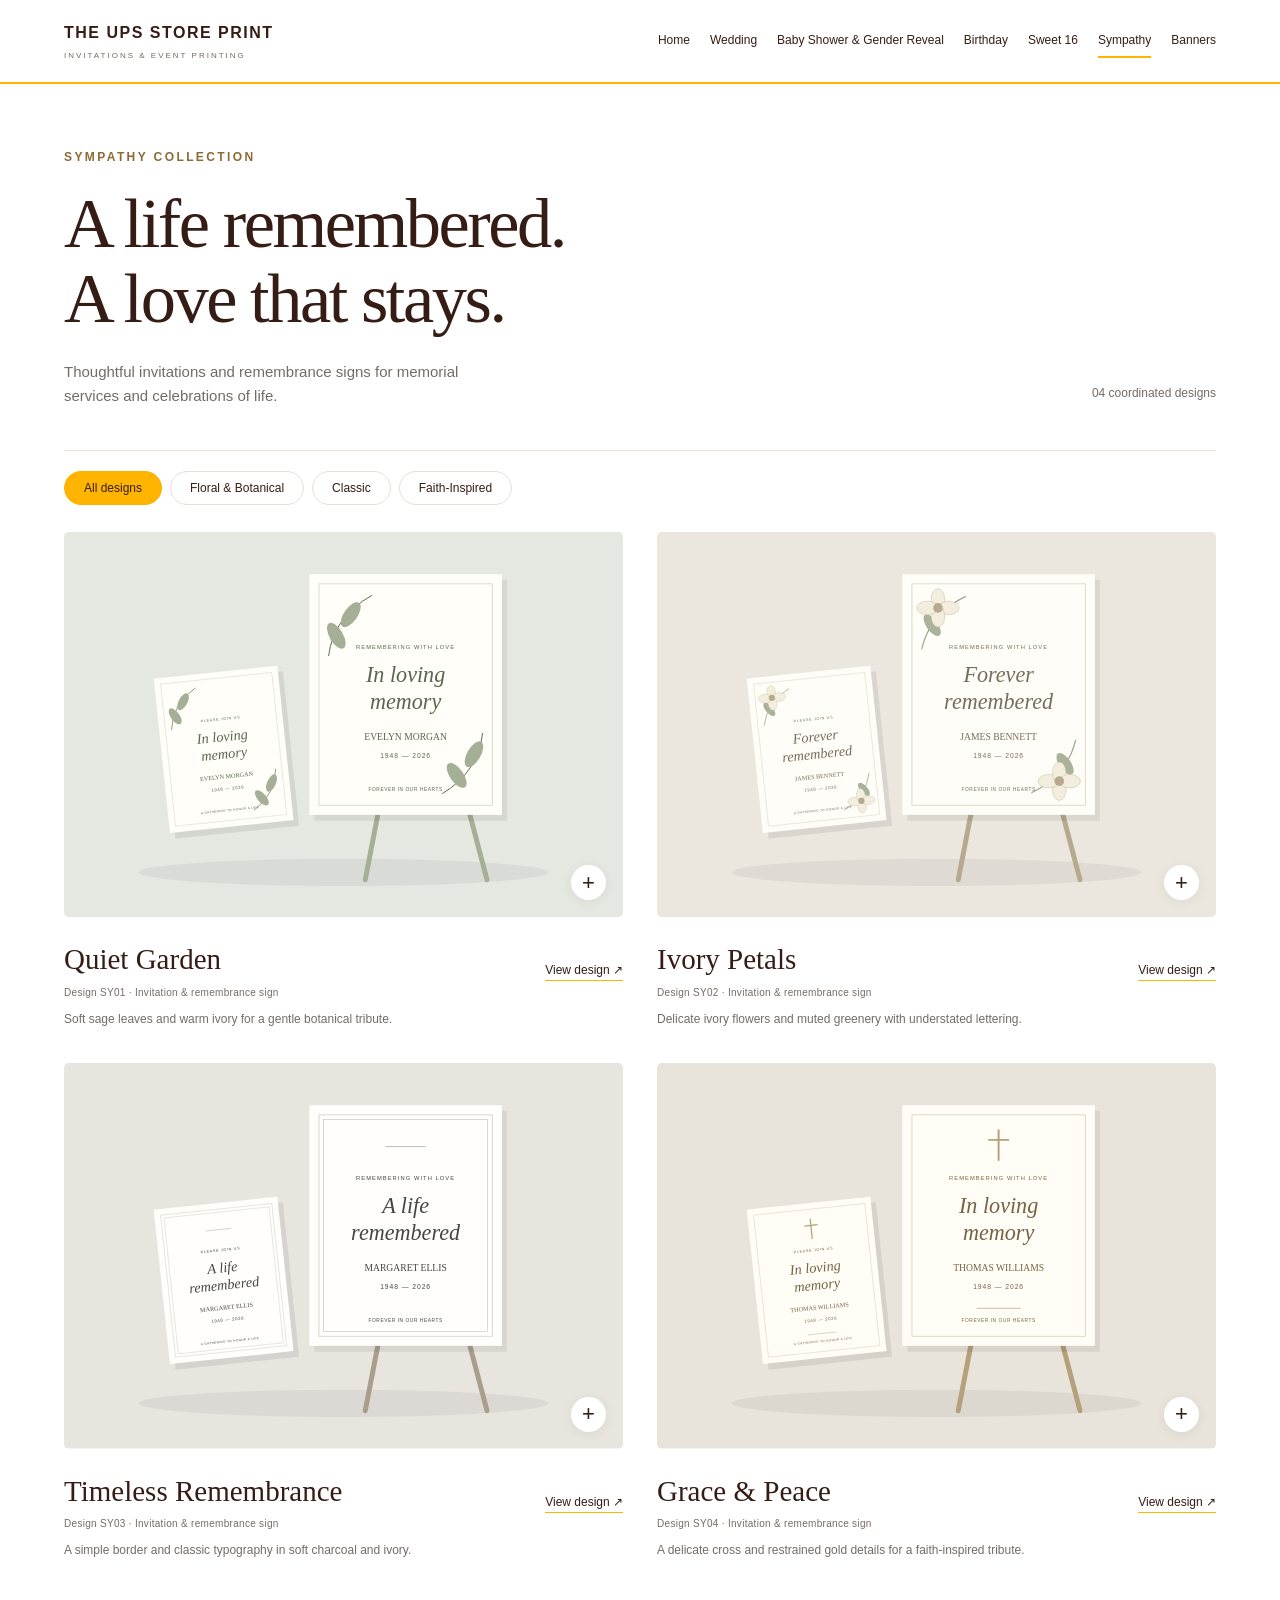
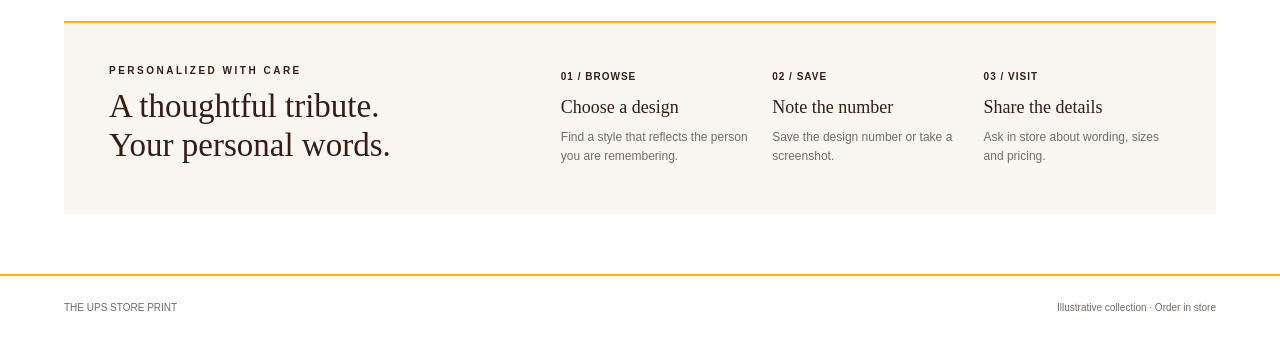
<file: sympathy.html>
<!DOCTYPE html>
<html lang="en">
<head>
  <meta charset="UTF-8">
  <meta name="viewport" content="width=device-width, initial-scale=1">

  <title>Sympathy Collection | The UPS Store Print</title>

  <meta
    name="description"
    content="Thoughtful invitations and remembrance signs to honor a loved one."
  >

  <link rel="stylesheet" href="style.css?v=6">
</head>

<body class="collection-page">

  <!-- Shared navigation -->
  <header class="site-header">
    <a class="brand" href="index.html">
      THE UPS STORE PRINT
      <small>INVITATIONS & EVENT PRINTING</small>
    </a>

    <button
      class="nav-toggle"
      type="button"
      aria-expanded="false"
      aria-controls="site-navigation"
    >
      Menu ☰
    </button>

    <nav
      class="site-nav"
      id="site-navigation"
      aria-label="Main navigation"
    >
      <a href="index.html">Home</a>
      <a href="wedding.html">Wedding</a>
      <a href="baby-shower.html">Baby Shower & Gender Reveal</a>
      <a href="birthday.html">Birthday</a>
      <a href="sweet-16.html">Sweet 16</a>
      <a href="sympathy.html" aria-current="page">Sympathy</a>
      <a href="banners.html">Banners</a>
    </nav>
  </header>

  <main>

    <section class="intro">
      <div>
        <div class="eyebrow">Sympathy collection</div>

        <h1>A life remembered.<br>A love that stays.</h1>

        <p>
          Thoughtful invitations and remembrance signs
          for memorial services and celebrations of life.
        </p>
      </div>

      <div class="count" id="count" aria-live="polite"></div>
    </section>

    <!-- Style filters -->
    <nav class="toolbar" aria-label="Filter sympathy designs">
      <button
        class="filter active"
        type="button"
        data-filter="all"
        aria-pressed="true"
      >
        All designs
      </button>

      <button
        class="filter"
        type="button"
        data-filter="botanical"
        aria-pressed="false"
      >
        Floral & Botanical
      </button>

      <button
        class="filter"
        type="button"
        data-filter="classic"
        aria-pressed="false"
      >
        Classic
      </button>

      <button
        class="filter"
        type="button"
        data-filter="faith"
        aria-pressed="false"
      >
        Faith-Inspired
      </button>
    </nav>

    <section
      class="grid"
      id="sympathy-grid"
      aria-label="Sympathy designs"
    ></section>

    <!-- Ordering information -->
    <section class="order">
      <div>
        <div class="eyebrow">Personalized with care</div>
        <h2>A thoughtful tribute.<br>Your personal words.</h2>
      </div>

      <div class="steps">
        <div class="step">
          <b>01 / BROWSE</b>
          <h3>Choose a design</h3>
          <p>
            Find a style that reflects the person you are remembering.
          </p>
        </div>

        <div class="step">
          <b>02 / SAVE</b>
          <h3>Note the number</h3>
          <p>
            Save the design number or take a screenshot.
          </p>
        </div>

        <div class="step">
          <b>03 / VISIT</b>
          <h3>Share the details</h3>
          <p>
            Ask in store about wording, sizes and pricing.
          </p>
        </div>
      </div>
    </section>

  </main>

  <footer>
    <span>THE UPS STORE PRINT</span>
    <span>Illustrative collection · Order in store</span>
  </footer>

  <!-- Expanded design preview -->
  <dialog id="detail" aria-labelledby="modal-title">
    <div class="modal-head">
      <span class="eyebrow">A closer look</span>

      <button
        class="close"
        type="button"
        aria-label="Close design preview"
      >
        ×
      </button>
    </div>

    <div class="modal-body">
      <img id="modal-image" alt="">

      <div class="modal-info">
        <div class="code" id="modal-code"></div>

        <h2 id="modal-title"></h2>

        <p id="modal-description"></p>

        <span class="badge">
          Memorial invitation + remembrance sign
        </span>

        <h3>Personalize your tribute</h3>

        <ul>
          <li>Your loved one's name and dates</li>
          <li>Memorial or celebration-of-life wording</li>
          <li>Service date, time and location</li>
          <li>A personal message or meaningful verse</li>
          <li>Ask in store about sizes and pricing</li>
        </ul>

        <h3 id="modal-order"></h3>

        <p>
          Show this design number to the store team
          to discuss your order.
        </p>
      </div>
    </div>
  </dialog>

  <script src="script.js?v=6"></script>

  <script>
    (() => {
      /*
        These are illustrative sample previews.

        To use finished artwork, add:
        image: "images/your-design.jpg"
      */

      const designs = [
        {
          name: "Quiet Garden",
          code: "SY01",
          categories: ["botanical"],
          description:
            "Soft sage leaves and warm ivory for a gentle botanical tribute.",
          background: "#e5e8e1",
          paper: "#fffef8",
          ink: "#586650",
          accent: "#a5af95",
          theme: "leaves",
          heading: ["In loving", "memory"],
          sampleName: "EVELYN MORGAN"
        },
        {
          name: "Ivory Petals",
          code: "SY02",
          categories: ["botanical"],
          description:
            "Delicate ivory flowers and muted greenery with understated lettering.",
          background: "#ebe7df",
          paper: "#fffdf7",
          ink: "#786c5c",
          accent: "#b6a98d",
          theme: "flowers",
          heading: ["Forever", "remembered"],
          sampleName: "JAMES BENNETT"
        },
        {
          name: "Timeless Remembrance",
          code: "SY03",
          categories: ["classic"],
          description:
            "A simple border and classic typography in soft charcoal and ivory.",
          background: "#e8e5df",
          paper: "#fffefb",
          ink: "#494641",
          accent: "#a89e8b",
          theme: "classic",
          heading: ["A life", "remembered"],
          sampleName: "MARGARET ELLIS"
        },
        {
          name: "Grace & Peace",
          code: "SY04",
          categories: ["faith"],
          description:
            "A delicate cross and restrained gold details for a faith-inspired tribute.",
          background: "#e8e4db",
          paper: "#fffdf6",
          ink: "#756344",
          accent: "#b4a079",
          theme: "cross",
          heading: ["In loving", "memory"],
          sampleName: "THOMAS WILLIAMS"
        }
      ];

      const grid = document.querySelector("#sympathy-grid");
      const counter = document.querySelector("#count");
      const dialog = document.querySelector("#detail");

      function escapeText(value) {
        return String(value).replace(/[&<>"']/g, character => ({
          "&": "&amp;",
          "<": "&lt;",
          ">": "&gt;",
          '"': "&quot;",
          "'": "&apos;"
        }[character]));
      }

      function decorations(design) {
        if (design.theme === "leaves") {
          return `
            <g fill="${design.accent}">
              <path
                d="M20 85 Q25 44 65 22"
                fill="none"
                stroke="${design.ink}"
                stroke-width="1"
              />

              <ellipse
                cx="28" cy="64" rx="7" ry="15"
                transform="rotate(-30 28 64)"
              />

              <ellipse
                cx="43" cy="42" rx="7" ry="15"
                transform="rotate(35 43 42)"
              />

              <path
                d="M180 165 Q175 206 138 228"
                fill="none"
                stroke="${design.ink}"
                stroke-width="1"
              />

              <ellipse
                cx="171" cy="187" rx="7" ry="15"
                transform="rotate(30 171 187)"
              />

              <ellipse
                cx="153" cy="209" rx="7" ry="15"
                transform="rotate(-35 153 209)"
              />
            </g>
          `;
        }

        if (design.theme === "flowers") {
          return `
            <g>
              <path
                d="M20 78 Q29 40 66 23"
                fill="none"
                stroke="#9ca48e"
                stroke-width="1.2"
              />

              <ellipse
                cx="31" cy="53" rx="6" ry="13"
                fill="#aab29b"
                transform="rotate(-35 31 53)"
              />

              <g
                fill="#f3edde"
                stroke="${design.accent}"
                stroke-width="0.4"
              >
                <ellipse cx="37" cy="26" rx="7" ry="11"/>
                <ellipse cx="48" cy="35" rx="11" ry="7"/>
                <ellipse cx="37" cy="44" rx="7" ry="11"/>
                <ellipse cx="26" cy="35" rx="11" ry="7"/>
              </g>

              <circle
                cx="37" cy="35" r="5"
                fill="${design.accent}"
              />

              <g transform="translate(200 250) rotate(180)">
                <path
                  d="M20 78 Q29 40 66 23"
                  fill="none"
                  stroke="#9ca48e"
                  stroke-width="1.2"
                />

                <ellipse
                  cx="31" cy="53" rx="6" ry="13"
                  fill="#aab29b"
                  transform="rotate(-35 31 53)"
                />

                <g
                  fill="#f3edde"
                  stroke="${design.accent}"
                  stroke-width="0.4"
                >
                  <ellipse cx="37" cy="26" rx="7" ry="11"/>
                  <ellipse cx="48" cy="35" rx="11" ry="7"/>
                  <ellipse cx="37" cy="44" rx="7" ry="11"/>
                  <ellipse cx="26" cy="35" rx="11" ry="7"/>
                </g>

                <circle
                  cx="37" cy="35" r="5"
                  fill="${design.accent}"
                />
              </g>
            </g>
          `;
        }

        if (design.theme === "cross") {
          return `
            <path
              d="M100 26 L100 57 M90 36 L110 36"
              fill="none"
              stroke="${design.accent}"
              stroke-width="2"
              stroke-linecap="round"
            />

            <line
              x1="77" y1="211" x2="123" y2="211"
              stroke="${design.accent}"
              stroke-width="0.7"
            />
          `;
        }

        return `
          <rect
            x="15" y="15" width="170" height="220"
            fill="none"
            stroke="${design.accent}"
            stroke-width="0.4"
          />

          <line
            x1="79" y1="43" x2="121" y2="43"
            stroke="${design.accent}"
            stroke-width="0.7"
          />
        `;
      }

      function stationery(design, isSign) {
        const label = isSign
          ? "REMEMBERING WITH LOVE"
          : "PLEASE JOIN US";

        return `
          <rect
            width="200"
            height="250"
            fill="${design.paper}"
          />

          <rect
            x="10" y="10" width="180" height="230"
            fill="none"
            stroke="${design.accent}"
            stroke-width="0.7"
            opacity="0.6"
          />

          ${decorations(design)}

          <g fill="${design.ink}" text-anchor="middle">

            <text
              x="100" y="78"
              font-family="Arial, sans-serif"
              font-size="6"
              letter-spacing="1.1"
            >
              ${label}
            </text>

            <text
              x="100" y="112"
              font-family="Georgia, serif"
              font-style="italic"
              font-size="23"
            >
              ${escapeText(design.heading[0])}
            </text>

            <text
              x="100" y="140"
              font-family="Georgia, serif"
              font-style="italic"
              font-size="23"
            >
              ${escapeText(design.heading[1])}
            </text>

            <text
              x="100" y="172"
              font-family="Georgia, serif"
              font-size="10"
            >
              ${escapeText(design.sampleName)}
            </text>

            <text
              x="100" y="191"
              font-family="Arial, sans-serif"
              font-size="7"
              letter-spacing="1"
            >
              1948 — 2026
            </text>

            <text
              x="100" y="225"
              font-family="Arial, sans-serif"
              font-size="5"
              letter-spacing="0.6"
            >
              ${isSign
                ? "FOREVER IN OUR HEARTS"
                : "A GATHERING TO HONOR A LIFE"}
            </text>

          </g>
        `;
      }

      function makePreview(design) {
        if (design.image) return design.image;

        const svg = `
          <svg
            xmlns="http://www.w3.org/2000/svg"
            width="900"
            height="620"
            viewBox="0 0 900 620"
          >
            <rect
              width="900"
              height="620"
              fill="${design.background}"
            />

            <ellipse
              cx="450" cy="548" rx="330" ry="22"
              fill="#000000"
              opacity="0.05"
            />

            <!-- Remembrance sign easel -->
            <path
              d="M568 130 L485 560 M568 130 L681 560"
              fill="none"
              stroke="${design.accent}"
              stroke-width="8"
              stroke-linecap="round"
            />

            <!-- Sign shadow -->
            <rect
              x="403" y="77" width="310" height="388"
              fill="#000000"
              opacity="0.07"
            />

            <!-- Remembrance sign -->
            <g transform="translate(395 68) scale(1.55)">
              ${stationery(design, true)}
            </g>

            <!-- Memorial invitation -->
            <g transform="translate(157 225) rotate(-6 100 125)">
              <rect
                x="8" y="10" width="200" height="250"
                fill="#000000"
                opacity="0.08"
              />

              ${stationery(design, false)}
            </g>
          </svg>
        `;

        return "data:image/svg+xml;charset=utf-8," +
          encodeURIComponent(svg);
      }

      // Build the design cards.
      designs.forEach((design, index) => {
        design.preview = makePreview(design);

        const card = document.createElement("article");
        card.className = "card";
        card.dataset.categories = design.categories.join(" ");

        card.innerHTML = `
          <button
            class="image-button"
            type="button"
            data-design-index="${index}"
            aria-label="View ${escapeText(design.name)}, design ${design.code}"
          >
            <img
              src="${design.preview}"
              alt="${escapeText(design.name)} sample memorial invitation and remembrance sign"
              ${index > 1 ? 'loading="lazy"' : ""}
            >

            <span class="zoom" aria-hidden="true">+</span>
          </button>

          <div class="details">
            <div>
              <h2>${escapeText(design.name)}</h2>

              <div class="code">
                Design ${design.code} · Invitation & remembrance sign
              </div>

              <p class="description">
                ${escapeText(design.description)}
              </p>
            </div>

            <button
              class="view"
              type="button"
              data-design-index="${index}"
              aria-label="View ${escapeText(design.name)} details"
            >
              View design ↗
            </button>
          </div>
        `;

        grid.appendChild(card);
      });

      function updateCount(number) {
        counter.textContent =
          String(number).padStart(2, "0") +
          " coordinated design" +
          (number === 1 ? "" : "s");
      }

      updateCount(designs.length);

      // Filter the designs.
      const filters = document.querySelectorAll("[data-filter]");

      filters.forEach(button => {
        button.addEventListener("click", () => {
          const category = button.dataset.filter;
          let visibleCount = 0;

          filters.forEach(filter => {
            const selected = filter === button;

            filter.classList.toggle("active", selected);
            filter.setAttribute("aria-pressed", String(selected));
          });

          grid.querySelectorAll(".card").forEach(card => {
            const categories = card.dataset.categories.split(" ");

            const matches =
              category === "all" ||
              categories.includes(category);

            card.hidden = !matches;

            if (matches) visibleCount++;
          });

          updateCount(visibleCount);
        });
      });

      // Open a larger preview.
      grid.addEventListener("click", event => {
        const button = event.target.closest("[data-design-index]");

        if (!button) return;

        const design = designs[button.dataset.designIndex];

        document.querySelector("#modal-title").textContent =
          design.name;

        document.querySelector("#modal-code").textContent =
          "DESIGN " + design.code;

        document.querySelector("#modal-description").textContent =
          design.description;

        document.querySelector("#modal-order").textContent =
          "Ask for " + design.code + " in store";

        const image = document.querySelector("#modal-image");

        image.src = design.preview;
        image.alt =
          design.name + " memorial invitation and remembrance sign";

        dialog.showModal();
      });

      // Close the preview.
      dialog.querySelector(".close").addEventListener(
        "click",
        () => dialog.close()
      );

      dialog.addEventListener("click", event => {
        if (event.target !== dialog) return;

        const bounds = dialog.getBoundingClientRect();

        const clickedOutside =
          event.clientX < bounds.left ||
          event.clientX > bounds.right ||
          event.clientY < bounds.top ||
          event.clientY > bounds.bottom;

        if (clickedOutside) dialog.close();
      });
    })();
  </script>

</body>
</html>
</file>
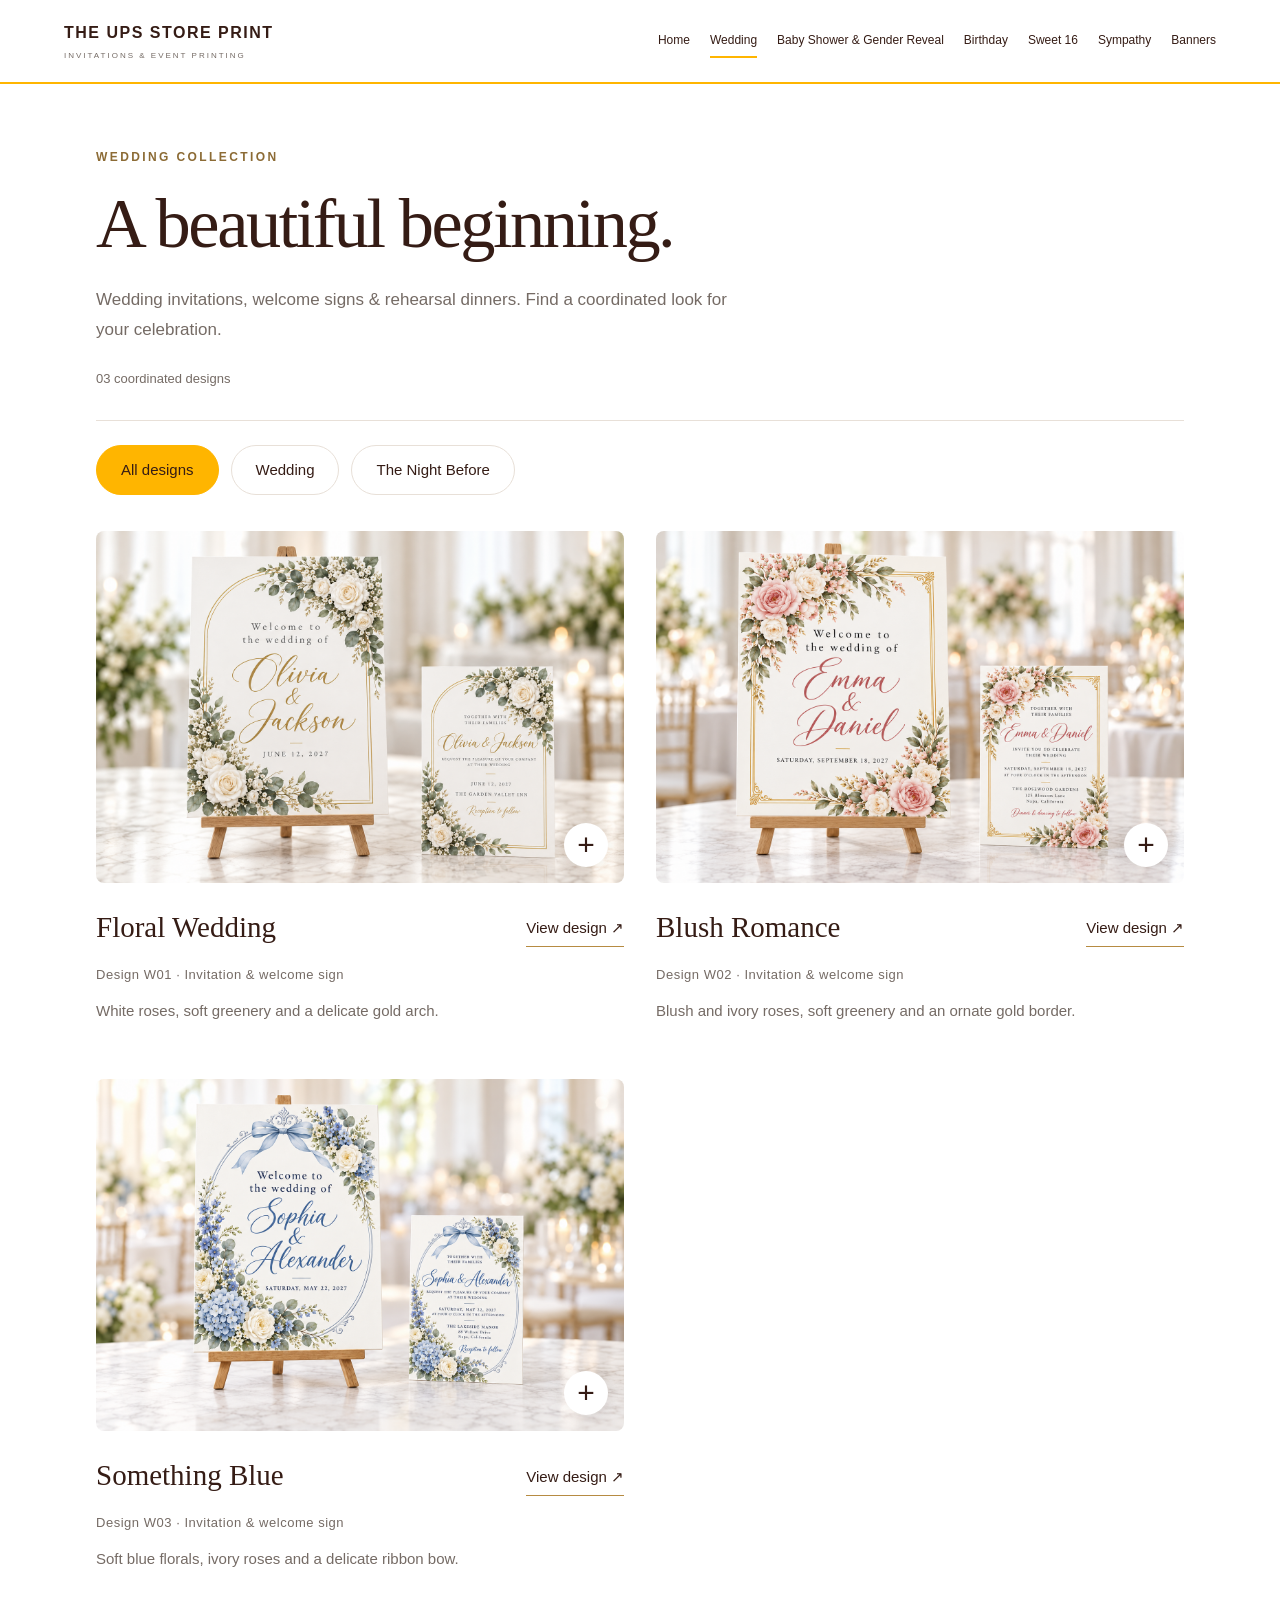
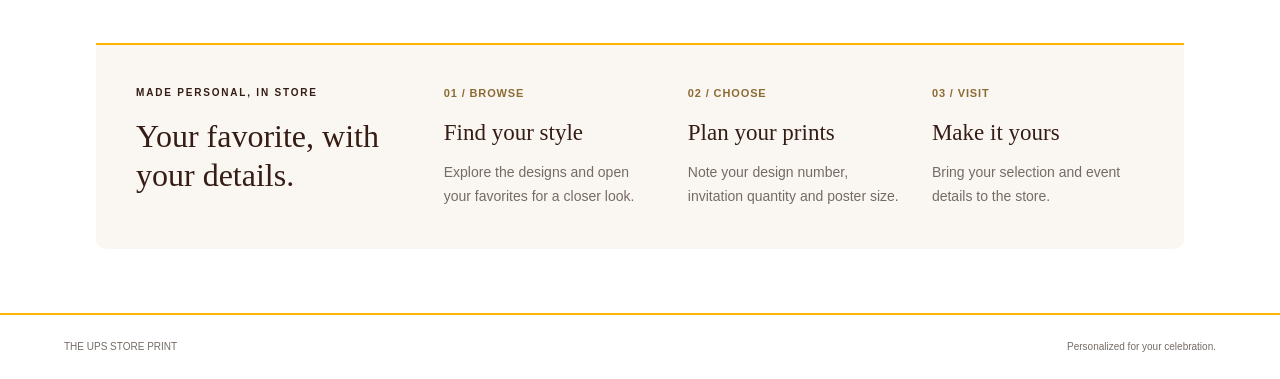
<file: wedding.html>
<!DOCTYPE html>
<html lang="en">
<head>
  <meta charset="UTF-8">
  <meta name="viewport" content="width=device-width, initial-scale=1">

  <title>Wedding Collection | The UPS Store Print</title>

  <link rel="stylesheet" href="style.css?v=7">

  <style>
    /* Wedding gallery and popup */
    .wedding-gallery {
      display: grid;
      grid-template-columns: repeat(2, minmax(0, 1fr));
      gap: 56px 32px;
      margin: 36px 0 72px;
    }

    .wedding-card[hidden] {
      display: none;
    }

    .wedding-image-button {
      position: relative;
      display: block;
      width: 100%;
      padding: 0;
      border: 0;
      background: #f7f4ef;
      cursor: pointer;
      overflow: hidden;
      border-radius: 8px;
    }

    .wedding-image-button img {
      display: block;
      width: 100%;
      aspect-ratio: 3 / 2;
      object-fit: cover;
    }

    .wedding-zoom {
      position: absolute;
      right: 16px;
      bottom: 16px;
      display: grid;
      place-items: center;
      width: 44px;
      height: 44px;
      border-radius: 50%;
      background: white;
      color: #351c15;
      font: 30px Arial, sans-serif;
      box-shadow: 0 3px 15px #351c1510;
    }

    .wedding-card-heading {
      display: flex;
      justify-content: space-between;
      align-items: center;
      gap: 16px;
      margin-top: 22px;
    }

    .wedding-card h2 {
      margin: 0;
      color: #351c15;
      font-family: Georgia, serif;
      font-size: clamp(28px, 3vw, 42px);
      font-weight: 400;
    }

    .wedding-view {
      flex-shrink: 0;
      padding: 6px 0;
      border: 0;
      border-bottom: 1px solid #b68b42;
      background: transparent;
      color: #351c15;
      font: inherit;
      cursor: pointer;
    }

    .wedding-card-code {
      margin: 12px 0;
      color: #756b65;
      font-size: 13px;
      letter-spacing: .04em;
    }

    .wedding-card-description {
      margin: 0;
      color: #756b65;
      line-height: 1.7;
    }

    .wedding-filters {
      display: flex;
      gap: 12px;
      flex-wrap: wrap;
      padding-top: 24px;
      border-top: 1px solid #e8e0d8;
    }

    .wedding-filter {
      padding: 12px 24px;
      border: 1px solid #e8e0d8;
      border-radius: 30px;
      background: white;
      color: #351c15;
      font: inherit;
      cursor: pointer;
    }

    .wedding-filter[aria-pressed="true"] {
      border-color: #ffb500;
      background: #ffb500;
    }

    .wedding-count {
      margin-top: 24px;
      color: #756b65;
      font-size: 14px;
    }

    .wedding-empty {
      grid-column: 1 / -1;
      padding: 40px 24px;
      background: #faf7f2;
      color: #756b65;
      line-height: 1.7;
      text-align: center;
    }

    .wedding-dialog {
      width: min(1040px, calc(100% - 32px));
      max-width: none;
      max-height: 90dvh;
      padding: 0;
      border: 0;
      border-radius: 12px;
      background: white;
      color: #351c15;
      overflow: auto;
    }

    .wedding-dialog::backdrop {
      background: rgb(30 20 15 / 65%);
    }

    body.wedding-modal-open {
      overflow: hidden;
    }

    .wedding-modal-top {
      display: flex;
      justify-content: flex-end;
      padding: 10px 14px;
      border-bottom: 1px solid #e8e0d8;
    }

    .wedding-close {
      width: 40px;
      height: 40px;
      padding: 0;
      border: 0;
      border-radius: 50%;
      background: #faf7f2;
      color: #351c15;
      font-size: 28px;
      cursor: pointer;
    }

    .wedding-modal-layout {
      display: grid;
      grid-template-columns: 1.2fr 1fr;
    }

    .wedding-modal-photo {
      display: flex;
      align-items: center;
      background: #f7f4ef;
    }

    .wedding-modal-photo img {
      display: block;
      width: 100%;
      height: auto;
    }

    .wedding-modal-info {
      padding: 28px;
    }

    .wedding-modal-code {
      margin: 0 0 12px;
      color: #8c6b35;
      font-size: 12px;
      letter-spacing: .15em;
      text-transform: uppercase;
    }

    .wedding-modal-info h2 {
      margin: 0 0 14px;
      font-family: Georgia, serif;
      font-size: 38px;
      font-weight: 400;
      line-height: 1.1;
    }

    .wedding-modal-description {
      color: #756b65;
      line-height: 1.6;
    }

    .wedding-poster-pricing {
      margin-top: 24px;
      padding-top: 20px;
      border-top: 1px solid #e8e0d8;
    }

    .wedding-poster-pricing h3 {
      margin: 0 0 14px;
      font-family: Georgia, serif;
      font-size: 24px;
      font-weight: 400;
    }

    .wedding-size-options {
      display: grid;
      grid-template-columns: repeat(2, minmax(0, 1fr));
      gap: 8px;
    }

    .wedding-size {
      padding: 12px 8px;
      border: 1px solid #e8e0d8;
      border-radius: 6px;
      background: white;
      color: #351c15;
      font: inherit;
      cursor: pointer;
    }

    .wedding-size[aria-pressed="true"] {
      border-color: #ffb500;
      background: #fff5d9;
    }

    .wedding-selected-price {
      margin: 18px 0 5px;
      font-family: Georgia, serif;
      font-size: 34px;
    }

    .wedding-selected-size {
      margin: 0;
      color: #756b65;
      font-size: 13px;
    }

    .wedding-personalize {
      margin-top: 22px;
      padding-top: 18px;
      border-top: 1px solid #e8e0d8;
      color: #756b65;
      font-size: 14px;
      line-height: 1.7;
    }

    .wedding-personalize strong {
      color: #351c15;
    }

    .wedding-order-link {
      display: inline-block;
      margin-top: 16px;
      padding: 12px 20px;
      border-radius: 6px;
      background: #ffb500;
      color: #351c15;
      text-decoration: none;
    }

    @media (max-width: 700px) {
      .wedding-gallery {
        grid-template-columns: 1fr;
        gap: 42px;
      }

      .wedding-card-heading {
        align-items: flex-start;
      }

      .wedding-view {
        font-size: 14px;
      }

      .wedding-filter {
        padding: 11px 18px;
        font-size: 14px;
      }

      .wedding-modal-layout {
        grid-template-columns: 1fr;
      }

      .wedding-modal-photo img {
        max-height: 35dvh;
        object-fit: contain;
      }

      .wedding-modal-info {
        padding: 22px;
      }

      .wedding-modal-info h2 {
        font-size: 32px;
      }
    }
  </style>
</head>

<body class="collection-page">

  <header class="site-header">
    <a class="brand" href="index.html">
      THE UPS STORE PRINT
      <small>INVITATIONS &amp; EVENT PRINTING</small>
    </a>

    <button
      class="nav-toggle"
      type="button"
      aria-label="Open menu"
      aria-expanded="false"
      aria-controls="site-navigation"
    >
      ☰
    </button>

    <nav
      class="site-nav"
      id="site-navigation"
      aria-label="Main navigation"
    >
      <a href="index.html">Home</a>
      <a href="wedding.html" aria-current="page">Wedding</a>
      <a href="baby-shower.html">Baby Shower &amp; Gender Reveal</a>
      <a href="birthday.html">Birthday</a>
      <a href="sweet-16.html">Sweet 16</a>
      <a href="sympathy.html">Sympathy</a>
      <a href="banners.html">Banners</a>
    </nav>
  </header>

  <main class="page">

    <section class="intro">
      <p class="eyebrow">WEDDING COLLECTION</p>

      <h1>A beautiful beginning.</h1>

      <p class="intro-text">
        Wedding invitations, welcome signs &amp; rehearsal dinners.
        Find a coordinated look for your celebration.
      </p>

      <p class="wedding-count" id="design-count"></p>
    </section>

    <div
      class="wedding-filters"
      role="group"
      aria-label="Filter wedding designs"
    >
      <button
        class="wedding-filter"
        type="button"
        data-filter="all"
        aria-pressed="true"
      >
        All designs
      </button>

      <button
        class="wedding-filter"
        type="button"
        data-filter="wedding"
        aria-pressed="false"
      >
        Wedding
      </button>

      <button
        class="wedding-filter"
        type="button"
        data-filter="night-before"
        aria-pressed="false"
      >
        The Night Before
      </button>
    </div>

    <section
      class="wedding-gallery"
      id="wedding-grid"
      aria-label="Wedding designs"
    ></section>

    <noscript>
      <p>Please enable JavaScript to browse the wedding designs.</p>
    </noscript>

    <section class="order-section" id="how-to-order">
      <div>
        <p class="eyebrow">MADE PERSONAL, IN STORE</p>
        <h2>Your favorite, with your details.</h2>
      </div>

      <div class="order-step">
        <p class="step-number">01 / BROWSE</p>
        <h3>Find your style</h3>
        <p>Explore the designs and open your favorites for a closer look.</p>
      </div>

      <div class="order-step">
        <p class="step-number">02 / CHOOSE</p>
        <h3>Plan your prints</h3>
        <p>Note your design number, invitation quantity and poster size.</p>
      </div>

      <div class="order-step">
        <p class="step-number">03 / VISIT</p>
        <h3>Make it yours</h3>
        <p>Bring your selection and event details to the store.</p>
      </div>
    </section>

  </main>

  <footer class="site-footer">
    <span>THE UPS STORE PRINT</span>
    <span>Personalized for your celebration.</span>
  </footer>

  <dialog
    class="wedding-dialog"
    id="wedding-detail"
    aria-labelledby="wedding-modal-title"
  >
    <div class="wedding-modal-top">
      <button
        class="wedding-close"
        id="wedding-close"
        type="button"
        aria-label="Close design"
      >
        ×
      </button>
    </div>

    <div class="wedding-modal-layout">
      <div class="wedding-modal-photo">
        <img id="wedding-modal-image" alt="">
      </div>

      <div class="wedding-modal-info">
        <p class="wedding-modal-code" id="wedding-modal-code"></p>

        <h2 id="wedding-modal-title"></h2>

        <p
          class="wedding-modal-description"
          id="wedding-modal-description"
        ></p>

        <section
          class="wedding-poster-pricing"
          aria-label="Poster board pricing"
        >
          <h3>Poster board</h3>

          <div
            class="wedding-size-options"
            id="wedding-size-options"
            role="group"
            aria-label="Choose poster board size"
          ></div>

          <p
            class="wedding-selected-price"
            id="wedding-selected-price"
            aria-live="polite"
          ></p>

          <p
            class="wedding-selected-size"
            id="wedding-selected-size"
          ></p>
        </section>

        <p class="wedding-personalize">
          <strong>Make it your own</strong><br>
          Personalized with your names, date and event details.
          Matching 5×7 invitations are available.
        </p>

        <a
          class="wedding-order-link"
          href="#how-to-order"
          id="wedding-order-link"
        >
          How to order
        </a>
      </div>
    </div>
  </dialog>

  <!-- Shared hamburger navigation -->
  <script src="script.js?v=7"></script>

  <!-- Wedding gallery -->
  <script>
    (() => {
      "use strict";

      /*
       * ADD NEW DESIGNS HERE.
       * Keep a comma between each design.
       */
      const designs = [
        {
          name: "Floral Wedding",
          code: "W01",
          category: "wedding",
          description:
            "White roses, soft greenery and a delicate gold arch.",
          image: "images/wedding-w01.png"
        },
        {
          name: "Blush Romance",
          code: "W02",
          category: "wedding",
          description:
            "Blush and ivory roses, soft greenery and an ornate gold border.",
          image: "images/wedding-w02.png"
        },
        {
          name: "Something Blue",
          code: "W03",
          category: "wedding",
          description:
            "Soft blue florals, ivory roses and a delicate ribbon bow.",
          image: "images/wedding-w03.png"
        }
      ];

      /*
       * Add rehearsal dinner designs to the array above using:
       * category: "night-before"
       */

      const posterSizes = [
        { label: "16×20", price: 18.50 },
        { label: "18×24", price: 25.50 },
        { label: "20×24", price: 28.50 },
        { label: "24×36", price: 46.00 }
      ];

      const grid = document.getElementById("wedding-grid");
      const count = document.getElementById("design-count");
      const filters = document.querySelectorAll(".wedding-filter");

      const dialog = document.getElementById("wedding-detail");
      const closeButton = document.getElementById("wedding-close");
      const modalImage = document.getElementById("wedding-modal-image");
      const modalCode = document.getElementById("wedding-modal-code");
      const modalTitle = document.getElementById("wedding-modal-title");
      const modalDescription = document.getElementById(
        "wedding-modal-description"
      );

      const sizeOptions = document.getElementById("wedding-size-options");
      const selectedPrice = document.getElementById(
        "wedding-selected-price"
      );
      const selectedSize = document.getElementById(
        "wedding-selected-size"
      );

      const selectedSizes = new Map();

      let activeDesign = null;
      let previousFocus = null;

      const money = new Intl.NumberFormat("en-US", {
        style: "currency",
        currency: "USD"
      });

      function escapeHTML(value) {
        return String(value).replace(/[&<>"']/g, character => ({
          "&": "&amp;",
          "<": "&lt;",
          ">": "&gt;",
          '"': "&quot;",
          "'": "&#39;"
        })[character]);
      }

      function categoryLabel(design) {
        return design.category === "night-before"
          ? "Rehearsal dinner invitation & welcome sign"
          : "Invitation & welcome sign";
      }

      function buildCards() {
        grid.innerHTML = designs.map((design, index) => `
          <article
            class="wedding-card"
            data-category="${escapeHTML(design.category)}"
          >
            <button
              class="wedding-image-button"
              type="button"
              data-design-index="${index}"
              aria-label="View ${escapeHTML(design.name)}"
            >
              <img
                src="${escapeHTML(design.image)}"
                alt="${escapeHTML(design.name)} invitation and welcome sign"
                loading="lazy"
              >
              <span class="wedding-zoom" aria-hidden="true">+</span>
            </button>

            <div class="wedding-card-heading">
              <h2>${escapeHTML(design.name)}</h2>

              <button
                class="wedding-view"
                type="button"
                data-design-index="${index}"
                aria-label="View ${escapeHTML(design.name)} details"
              >
                View design ↗
              </button>
            </div>

            <p class="wedding-card-code">
              Design ${escapeHTML(design.code)}
              · ${escapeHTML(categoryLabel(design))}
            </p>

            <p class="wedding-card-description">
              ${escapeHTML(design.description)}
            </p>
          </article>
        `).join("");

        const emptyMessage = document.createElement("p");
        emptyMessage.className = "wedding-empty";
        emptyMessage.id = "wedding-empty";
        emptyMessage.hidden = true;
        emptyMessage.textContent =
          "Rehearsal dinner designs are being added to this collection.";
        grid.appendChild(emptyMessage);
      }

      function applyFilter(category) {
        let visibleCount = 0;

        grid.querySelectorAll(".wedding-card").forEach(card => {
          const visible =
            category === "all" ||
            card.dataset.category === category;

          card.hidden = !visible;

          if (visible) {
            visibleCount += 1;
          }
        });

        filters.forEach(button => {
          button.setAttribute(
            "aria-pressed",
            String(button.dataset.filter === category)
          );
        });

        count.textContent =
          `${String(visibleCount).padStart(2, "0")} coordinated ` +
          (visibleCount === 1 ? "design" : "designs");

        document.getElementById("wedding-empty").hidden =
          visibleCount !== 0;
      }

      function updatePosterPrice(index) {
        const size = posterSizes[index];

        if (!size || !activeDesign) {
          return;
        }

        selectedSizes.set(activeDesign.code, index);

        sizeOptions.querySelectorAll("button").forEach(button => {
          button.setAttribute(
            "aria-pressed",
            String(Number(button.dataset.sizeIndex) === index)
          );
        });

        selectedPrice.textContent = money.format(size.price);
        selectedSize.textContent = `${size.label} inch poster board`;
      }

      function openDesign(index, trigger) {
        const design = designs[index];

        if (!design) {
          return;
        }

        activeDesign = design;
        previousFocus = trigger;

        modalImage.src = design.image;
        modalImage.alt =
          `${design.name} invitation and welcome sign`;

        modalCode.textContent = `DESIGN ${design.code}`;
        modalTitle.textContent = design.name;
        modalDescription.textContent = design.description;

        sizeOptions.innerHTML = posterSizes.map((size, sizeIndex) => `
          <button
            class="wedding-size"
            type="button"
            data-size-index="${sizeIndex}"
            aria-pressed="false"
          >
            ${size.label}
          </button>
        `).join("");

        updatePosterPrice(selectedSizes.get(design.code) ?? 0);

        dialog.showModal();
        document.body.classList.add("wedding-modal-open");
        closeButton.focus();
      }

      function closeDesign() {
        dialog.close();
      }

      grid.addEventListener("click", event => {
        const button = event.target.closest("[data-design-index]");

        if (!button) {
          return;
        }

        openDesign(Number(button.dataset.designIndex), button);
      });

      filters.forEach(button => {
        button.addEventListener("click", () => {
          applyFilter(button.dataset.filter);
        });
      });

      sizeOptions.addEventListener("click", event => {
        const button = event.target.closest("[data-size-index]");

        if (!button) {
          return;
        }

        updatePosterPrice(Number(button.dataset.sizeIndex));
      });

      closeButton.addEventListener("click", closeDesign);

      document.getElementById("wedding-order-link")
        .addEventListener("click", closeDesign);

      dialog.addEventListener("click", event => {
        if (event.target !== dialog) {
          return;
        }

        const bounds = dialog.getBoundingClientRect();

        const outside =
          event.clientX < bounds.left ||
          event.clientX > bounds.right ||
          event.clientY < bounds.top ||
          event.clientY > bounds.bottom;

        if (outside) {
          closeDesign();
        }
      });

      dialog.addEventListener("close", () => {
        document.body.classList.remove("wedding-modal-open");

        if (previousFocus) {
          previousFocus.focus();
        }
      });

      buildCards();
      applyFilter("all");
    })();
  </script>

</body>
</html>
</file>
<file: style.css>
/* Shared stylesheet for the full event printing catalog.
   Each page uses a body class to distinguish its layout.
   Collection pages all use class="collection-page". */
:root { --ink:#392c23; --muted:#81796f; --gold:#a5854d; --line:#e5dfd5; --cream:#f5f2ec; --paper:#f7f5f0; }
* { box-sizing:border-box; }
html { scroll-behavior:smooth; }
body { margin:0; background:#fff; color:var(--ink); font:14px/1.7 Arial,sans-serif; }
:focus-visible { outline:3px solid var(--gold); outline-offset:5px; }

/* Landing page */
body.landing { margin:0;background:#fff;color:var(--ink);font:14px/1.7 Arial,sans-serif }
body.landing a { color:inherit;text-decoration:none }
body.landing button { font:inherit;cursor:pointer }
body.landing header { padding:25px 5vw;display:flex;align-items:center;justify-content:space-between;border-bottom:1px solid var(--line) }
body.landing .brand { font-weight:800;font-size:17px;letter-spacing:2px }
body.landing .brand small { display:block;font-size:8px;font-weight:400;letter-spacing:2.8px;color:var(--muted) }
body.landing .toplink { font-size:12px;border-bottom:1px solid var(--gold) }
body.landing main { max-width:1440px;margin:auto;padding:0 5vw }
body.landing .eyebrow { font-size:10px;letter-spacing:2.5px;text-transform:uppercase;color:var(--gold);font-weight:bold }
body.landing .hero { display:grid;grid-template-columns:1fr 1fr;gap:40px;align-items:center;padding:56px 0 60px }
body.landing .hero h1 { font:normal clamp(43px,5vw,72px)/1.09 Georgia,serif;letter-spacing:-2px;margin:17px 0 23px;max-width:600px }
body.landing .hero p { max-width:390px;color:var(--muted);font-size:14px }
body.landing .cta { display:inline-flex;align-items:center;gap:35px;background:var(--ink);color:white;padding:13px 22px;font-size:12px;margin-top:15px }
body.landing .hero-art { height:430px;position:relative;background:#eeeae1;overflow:hidden;display:flex;align-items:center;justify-content:center }
body.landing .hero-art:before { content:'';position:absolute;background:#e4dfd2;width:85%;height:120%;border-radius:50% 50% 0 0;transform:translate(18%,20%) }
body.landing .paper { position:absolute;background:#fffdf8;box-shadow:5px 12px 18px #35291f16;text-align:center;display:flex;flex-direction:column;justify-content:center;align-items:center;color:#51402a;line-height:1.3 }
body.landing .paper small { font:8px/1.5 Arial;letter-spacing:1.6px }
body.landing .paper em { font:italic 30px/1.1 Georgia;margin:12px 0 }
body.landing .paper b { font:normal 20px Georgia }
body.landing .p1 { width:205px;height:285px;left:14%;top:70px;transform:rotate(-12deg);border:1px solid #bba673;outline:8px solid #fffdf8 }
body.landing .p1:before { content:'✧';font:35px Georgia;color:#ac915c;margin-bottom:10px }
body.landing .p2 { width:190px;height:265px;right:9%;top:120px;transform:rotate(11deg);background:#e9d6cd }
body.landing .p2 em { font-size:45px }
body.landing .p2 small { font-size:7px }
body.landing .hero-caption { position:absolute;bottom:13px;left:0;right:0;text-align:center;font-size:9px;letter-spacing:1px;color:#81705d }
body.landing .section-head { display:flex;justify-content:space-between;align-items:end;border-top:1px solid var(--line);padding-top:33px;margin-bottom:28px }
body.landing h2 { font:normal 36px/1.2 Georgia;margin:9px 0 }
body.landing .section-head p { font-size:12px;color:var(--muted);margin:0 }
body.landing .category-grid { display:grid;grid-template-columns:repeat(3,1fr);gap:32px 24px;margin-bottom:60px }
body.landing .collection { display:block;width:100%;text-align:left;border:0;padding:0;background:transparent;color:var(--ink) }
body.landing .art { height:260px;position:relative;overflow:hidden;display:flex;justify-content:center;align-items:center;transition:filter .25s }
body.landing .collection:hover .art { filter:brightness(.97) }
body.landing .mini { width:140px;height:195px;position:relative;background:white;box-shadow:5px 9px 18px #35291f18;transform:rotate(-7deg);display:flex;flex-direction:column;justify-content:center;align-items:center;text-align:center;line-height:1.25;padding:16px }
body.landing .mini small { font:6px/1.6 Arial;letter-spacing:1px }
body.landing .mini em { font:italic 23px/1.15 Georgia;margin:13px 0 }
body.landing .mini span { font:normal 13px Georgia }
body.landing .mini:after { content:'';position:absolute;inset:9px;border:1px solid currentColor;opacity:.4 }
body.landing .art-wedding { background:#efeee7 }
body.landing .art-wedding .mini { color:#9b834c }
body.landing .art-night { background:#e7e3dc }
body.landing .art-night .mini { background:#342c2b;color:#c7ac74;transform:rotate(7deg) }
body.landing .art-baby { background:#eee1d9 }
body.landing .art-baby .mini { color:#9a7263;background:#fffaf3 }
body.landing .art-baby .mini em { font-size:29px }
body.landing .art-kids { background:#e4e8df }
body.landing .art-kids .mini { background:#fcf9e6;color:#61715c;transform:rotate(7deg) }
body.landing .art-kids .mini em { font-weight:bold;font-style:normal;font-size:28px }
body.landing .art-sweet { background:#e9e1e8 }
body.landing .art-sweet .mini { background:#fbf8fb;color:#917a97 }
body.landing .art-sweet .mini em { font-size:52px }
body.landing .art-sympathy { background:#e5e8e5 }
body.landing .art-sympathy .mini { background:#fafbf8;color:#65766a;transform:rotate(7deg) }
body.landing .art-banners { background:#e8e4dc }
body.landing .banner { width:85%;padding:26px 15px;background:#263a43;color:#ede3c9;text-align:center;transform:rotate(-5deg);box-shadow:4px 8px 13px #0002;position:relative }
body.landing .banner small { font:7px Arial;letter-spacing:2px }
body.landing .banner b { display:block;font:25px Georgia;margin:7px 0 }
body.landing .banner:before,
body.landing .banner:after { content:'○';position:absolute;top:5px;font-size:8px;color:white }
body.landing .banner:before { left:7px }
body.landing .banner:after { right:7px }
body.landing .label-row { display:flex;align-items:center;justify-content:space-between;margin-top:15px;gap:10px }
body.landing .label-row h3 { font:normal 23px Georgia;margin:0 }
body.landing .arrow { font-size:20px;color:var(--gold) }
body.landing .status { font-size:9px;color:#8b8175;letter-spacing:.5px;white-space:nowrap }
body.landing .collection p { font-size:12px;color:var(--muted);margin:6px 0 0 }
body.landing .available { color:#7a784e }
body.landing .how { background:var(--cream);padding:36px 38px;display:grid;grid-template-columns:1fr 2fr;gap:50px;margin-bottom:60px;scroll-margin-top:20px }
body.landing .how h2 { font-size:31px }
body.landing .steps { display:grid;grid-template-columns:repeat(3,1fr);gap:25px }
body.landing .steps small { font-size:10px;color:var(--gold) }
body.landing .steps h3 { font:normal 19px Georgia;margin:13px 0 9px }
body.landing .steps p { font-size:12px;color:var(--muted);margin:0 }
body.landing footer { padding:25px 5vw;border-top:1px solid var(--line);display:flex;justify-content:space-between;gap:20px;color:var(--muted);font-size:10px }
body.landing dialog { color:var(--ink);border:0;padding:35px;max-width:440px;width:90vw }
body.landing dialog::backdrop { background:#241c1680 }
body.landing dialog h2 { font-size:32px }
body.landing dialog p { color:var(--muted) }
body.landing .close { background:var(--ink);color:white;border:0;padding:10px 22px;margin-top:10px }
body.landing :focus-visible { outline:3px solid #a5854d;outline-offset:5px }
html { scroll-behavior:smooth }
@media(max-width:900px){body.landing .hero { gap:25px }
body.landing .hero-art { height:350px }
body.landing .p1 { left:10%;width:160px;height:230px }
body.landing .p2 { right:6%;width:150px;height:215px }
body.landing .category-grid { grid-template-columns:repeat(2,1fr) }
body.landing .how { grid-template-columns:1fr;gap:22px }}
@media(max-width:580px){body.landing header { padding:20px 6vw }
body.landing .brand { font-size:14px }
body.landing .brand small { font-size:7px }
body.landing .toplink { font-size:10px }
body.landing main { padding:0 6vw }
body.landing .hero { grid-template-columns:1fr;padding:35px 0 40px;gap:30px }
body.landing .hero h1 { font-size:49px;letter-spacing:-1.5px }
body.landing .hero p { font-size:13px }
body.landing .hero-art { height:330px }
body.landing .p1 { left:17%;top:35px }
body.landing .p2 { right:12%;top:85px }
body.landing .section-head { display:block }
body.landing .section-head p { margin-top:12px }
body.landing .section-head h2 { font-size:32px }
body.landing .category-grid { gap:25px 14px }
body.landing .art { height:205px }
body.landing .mini { width:110px;height:155px;padding:10px }
body.landing .mini em { font-size:18px }
body.landing .mini small { font-size:5px }
body.landing .mini span { font-size:10px }
body.landing .art-baby .mini em { font-size:23px }
body.landing .art-kids .mini em { font-size:22px }
body.landing .art-sweet .mini em { font-size:40px }
body.landing .label-row { align-items:start;flex-wrap:wrap;gap:5px }
body.landing .label-row h3 { font-size:20px }
body.landing .status { font-size:8px }
body.landing .collection p { font-size:11px }
body.landing .banner b { font-size:18px }
body.landing .banner small { font-size:6px }
body.landing .how { padding:25px 22px }
body.landing .steps { grid-template-columns:1fr;gap:22px }
body.landing .steps h3 { margin:5px 0 }
body.landing .how h2 br { display:none }
body.landing footer { font-size:9px }
body.landing .arrow { font-size:17px }}

/* All collection pages */
body.collection-page { margin:0;color:var(--ink);background:#fff;font:15px/1.6 Arial,sans-serif }
body.collection-page button,
body.collection-page a { -webkit-tap-highlight-color:transparent }
body.collection-page button { cursor:pointer }
body.collection-page header { height:88px;padding:0 5vw;border-bottom:1px solid #e8e3da;display:flex;align-items:center;justify-content:space-between }
body.collection-page .brand { font-size:17px;font-weight:800;letter-spacing:2px }
body.collection-page .brand span { display:block;font-size:9px;font-weight:400;letter-spacing:3px;color:var(--muted) }
body.collection-page .header-note { font-size:12px;color:var(--muted) }
body.collection-page main { max-width:1440px;margin:auto;padding:0 5vw }
body.collection-page .intro { padding:64px 0 42px;display:flex;justify-content:space-between;align-items:flex-end;gap:30px }
body.collection-page .eyebrow { text-transform:uppercase;letter-spacing:2.5px;font-size:10px;color:var(--gold);font-weight:bold }
body.collection-page h1 { font:normal clamp(44px,5vw,76px)/1.08 Georgia,serif;margin:14px 0 18px;letter-spacing:-2px }
body.collection-page .intro p { color:var(--muted);max-width:430px;margin:0 }
body.collection-page .count { font-size:12px;white-space:nowrap;color:var(--muted);padding-bottom:4px }
body.collection-page .toolbar { border-top:1px solid #e8e3da;padding:20px 0;display:flex;gap:8px;align-items:center }
body.collection-page .filter { border:1px solid #ddd5c9;border-radius:24px;background:white;padding:9px 19px;color:var(--ink);font-size:12px }
body.collection-page .filter.active { background:var(--ink);color:white;border-color:var(--ink) }
body.collection-page .grid { display:grid;grid-template-columns:1fr 1fr;gap:34px;margin:7px 0 60px }
body.collection-page .card { min-width:0 }
body.collection-page .image-button { border:0;background:var(--paper);width:100%;display:block;position:relative;padding:0;overflow:hidden }
body.collection-page .image-button img { display:block;width:100%;aspect-ratio:1.45;object-fit:contain;transition:transform .4s }
body.collection-page .image-button:hover img { transform:scale(1.035) }
body.collection-page .zoom { position:absolute;bottom:17px;right:17px;border-radius:50%;background:#ffffffed;width:35px;height:35px;display:grid;place-items:center;font-size:22px }
body.collection-page .details { display:flex;align-items:flex-start;justify-content:space-between;padding-top:20px;gap:12px }
body.collection-page h2 { font:normal 29px/1.2 Georgia,serif;margin:5px 0 8px }
body.collection-page .code { font-size:10px;letter-spacing:1.6px;color:var(--gold);text-transform:uppercase }
body.collection-page .details .code { letter-spacing:.3px;text-transform:none;margin-bottom:9px }
body.collection-page .description { font-size:12px;color:var(--muted);margin:0 }
body.collection-page .view { border:0;border-bottom:1px solid #baa781;background:none;color:var(--ink);padding:3px 0;white-space:nowrap;font-size:12px;margin-top:23px }
body.collection-page .order { background:var(--paper);padding:40px 45px;margin-bottom:60px;display:grid;grid-template-columns:1fr 1.5fr;gap:45px }
body.collection-page .order h2 { font-size:33px;margin:8px 0 }
body.collection-page .steps { display:grid;grid-template-columns:repeat(3,1fr);gap:24px }
body.collection-page .step b { font-size:10px;color:var(--gold);letter-spacing:1px }
body.collection-page .step h3 { font:normal 18px Georgia,serif;margin:10px 0 }
body.collection-page .step p { font-size:12px;color:var(--muted);margin:0 }
body.collection-page footer { border-top:1px solid #e8e3da;padding:24px 5vw;display:flex;justify-content:space-between;font-size:10px;color:var(--muted) }
body.collection-page dialog { border:0;padding:0;max-width:1000px;width:92vw;max-height:90vh;color:var(--ink);overflow:auto;background:white }
body.collection-page dialog::backdrop { background:#221a13a8 }
body.collection-page .modal-head { display:flex;justify-content:space-between;align-items:center;padding:20px 28px }
body.collection-page .close { border:1px solid #ddd5c9;border-radius:50%;width:35px;height:35px;background:white;font-size:23px }
body.collection-page .modal-body { display:grid;grid-template-columns:1.4fr 1fr }
body.collection-page .modal-body img { width:100%;height:100%;object-fit:contain;background:var(--paper) }
body.collection-page .modal-info { padding:35px 28px }
body.collection-page .modal-info p { color:var(--muted);font-size:13px }
body.collection-page .badge { display:inline-block;border:1px solid #e1d6c5;padding:7px 12px;font-size:11px;margin-top:15px }
body.collection-page .modal-info ul { padding-left:18px;font-size:13px;color:var(--muted) }
body.collection-page .modal-info h3 { font:normal 20px Georgia,serif;margin-top:30px }
body.collection-page [hidden] { display:none!important }
@media(max-width:700px){body.collection-page header { height:74px }
body.collection-page .header-note { font-size:10px }
body.collection-page .intro { padding:40px 0 30px;display:block }
body.collection-page .intro p { font-size:13px }
body.collection-page .count { margin-top:18px }
body.collection-page .grid { grid-template-columns:1fr;gap:35px;margin-bottom:38px }
body.collection-page .image-button img { aspect-ratio:1.45 }
body.collection-page .order { padding:28px 22px;grid-template-columns:1fr;gap:20px;margin-bottom:35px }
body.collection-page .steps { gap:15px }
body.collection-page .step h3 { font-size:16px }
body.collection-page .modal-body { grid-template-columns:1fr }
body.collection-page .modal-info { padding:22px }
body.collection-page .modal-body img { max-height:45vh }
body.collection-page .toolbar { overflow:auto }
body.collection-page .filter { white-space:nowrap }
body.collection-page footer { gap:20px }
body.collection-page h1 { letter-spacing:-1px }}

/* Shared navigation for every page */

body .site-header {
  display: flex;
  align-items: center;
  justify-content: space-between;
  flex-wrap: wrap;
  gap: 20px;
  height: auto;
  padding: 22px 5vw;
  background: #fff;
  border-bottom: 1px solid var(--line, #e5dfd5);
}

body .site-header .brand {
  flex-shrink: 0;
  color: var(--ink, #392c23);
  text-decoration: none;
  font-family: Arial, sans-serif;
  font-size: 16px;
  font-weight: 800;
  letter-spacing: 1.5px;
}

body .site-header .brand small {
  display: block;
  margin-top: 4px;
  color: var(--muted, #81796f);
  font-size: 8px;
  font-weight: 400;
  letter-spacing: 2px;
}

body .site-nav {
  display: flex;
  align-items: center;
  flex-wrap: wrap;
  gap: 10px 20px;
}

body .site-nav a {
  padding: 7px 0;
  border-bottom: 2px solid transparent;
  color: var(--muted, #81796f);
  font: 12px/1.5 Arial, sans-serif;
  text-decoration: none;
}

body .site-nav a:hover,
body .site-nav a[aria-current="page"] {
  color: var(--ink, #392c23);
  border-bottom-color: var(--gold, #a5854d);
}

body .nav-toggle {
  display: none;
  padding: 9px 13px;
  border: 1px solid var(--line, #e5dfd5);
  border-radius: 4px;
  background: #fff;
  color: var(--ink, #392c23);
  font: 12px Arial, sans-serif;
  cursor: pointer;
}

@media (max-width: 1100px) {
  body .site-header {
    gap: 0;
  }

  body .site-header.nav-ready .nav-toggle {
    display: inline-flex;
    align-items: center;
  }

  body .site-nav {
    flex-basis: 100%;
    flex-direction: column;
    align-items: stretch;
    gap: 0;
    margin-top: 18px;
    padding-top: 10px;
    border-top: 1px solid var(--line, #e5dfd5);
  }

  body .site-header.nav-ready .site-nav {
    display: none;
  }

  body .site-header.nav-ready .site-nav.is-open {
    display: flex;
  }

  body .site-nav a {
    padding: 12px 0;
  }
}



/* Shared pricing layout for all collections */

body.collection-page .pricing {
  margin-top: 22px;
  padding-top: 20px;
  border-top: 1px solid var(--line, #e5dfd5);
}

body.collection-page .pricing-heading {
  margin: 0 0 6px;
  font: normal 20px/1.3 Georgia, serif;
}

body.collection-page .price-note {
  margin: 0 0 12px;
  color: var(--muted);
  font-size: 12px;
}

body.collection-page .price-tiers {
  width: 100%;
  margin-bottom: 22px;
  border-collapse: collapse;
  font-size: 13px;
}

body.collection-page .price-tiers th,
body.collection-page .price-tiers td {
  padding: 9px 0;
  border-bottom: 1px solid var(--line, #e5dfd5);
  text-align: left;
}

body.collection-page .price-tiers th {
  color: var(--muted);
  font-size: 11px;
  font-weight: normal;
}

body.collection-page .price-tiers th:last-child,
body.collection-page .price-tiers td:last-child {
  text-align: right;
}

body.collection-page .poster-price {
  margin: 4px 0 12px;
  font: normal 31px/1.2 Georgia, serif;
}

body.collection-page .size-options {
  display: grid;
  grid-template-columns: repeat(2, minmax(0, 1fr));
  gap: 9px;
}

body.collection-page .size-option {
  padding: 11px 8px;
  border: 1px solid #cabb9f;
  border-radius: 4px;
  background: #fff;
  color: var(--ink);
  font: 12px/1.4 Arial, sans-serif;
  cursor: pointer;
}

body.collection-page .size-option:hover {
  background: var(--paper, #f7f5f0);
}

body.collection-page .size-option[aria-pressed="true"] {
  background: var(--ink);
  border-color: var(--ink);
  color: #fff;
}

body.collection-page .selected-size {
  margin: 10px 0 0;
  color: var(--muted);
  font-size: 12px;
}

body.collection-page .details .view {
  flex-shrink: 0;
}

@media (max-width: 420px) {
  body.collection-page .details {
    flex-wrap: wrap;
  }

  body.collection-page .details .view {
    margin-top: 5px;
  }
}


/* Store information */

body.landing .store-info {
  display: grid;
  grid-template-columns: 1.3fr 1fr;
  gap: 70px;
  margin-bottom: 60px;
  padding-top: 40px;
  border-top: 1px solid var(--line, #e5dfd5);
}

body.landing .store-info h2 {
  margin: 10px 0 18px;
}

body.landing .store-info h3 {
  margin: 25px 0 12px;
  font: normal 23px/1.3 Georgia, serif;
}

body.landing .store-info p {
  max-width: 440px;
  color: var(--muted, #81796f);
  font-size: 13px;
}

body.landing .store-info address {
  color: var(--ink, #392c23);
  font-size: 14px;
  font-style: normal;
  line-height: 1.8;
}

body.landing .store-info .store-location {
  font-size: 12px;
}

body.landing .store-contact {
  display: flex;
  flex-direction: column;
  align-items: flex-start;
  gap: 7px;
  margin: 20px 0;
}

body.landing .store-contact a {
  color: var(--ink, #392c23);
  text-decoration: underline;
  text-decoration-color: var(--gold, #a5854d);
  text-underline-offset: 4px;
  overflow-wrap: anywhere;
}

body.landing .store-actions {
  display: flex;
  flex-wrap: wrap;
  gap: 12px;
  margin-top: 25px;
}

body.landing .store-button {
  display: inline-block;
  padding: 12px 20px;
  border: 1px solid var(--ink, #392c23);
  background: var(--ink, #392c23);
  color: #fff;
  font-size: 12px;
  text-decoration: none;
}

body.landing .store-button-outline {
  background: transparent;
  color: var(--ink, #392c23);
}

body.landing .store-button:hover {
  opacity: 0.85;
}

body.landing .store-hours {
  align-self: start;
  padding: 30px;
  background: var(--cream, #f5f2ec);
}

body.landing .store-hours h3 {
  margin-top: 10px;
}

body.landing .store-hours dl {
  margin: 20px 0;
}

body.landing .store-hours dl > div {
  display: flex;
  justify-content: space-between;
  flex-wrap: wrap;
  gap: 6px 20px;
  padding: 13px 0;
  border-bottom: 1px solid var(--line, #e5dfd5);
  font-size: 13px;
}

body.landing .store-hours dd {
  margin: 0;
}

body.landing .store-hours p {
  font-size: 11px;
}

@media (max-width: 700px) {
  body.landing .store-info {
    grid-template-columns: 1fr;
    gap: 30px;
    margin-bottom: 40px;
  }

  body.landing .store-hours {
    padding: 25px;
  }
}

/* =========================================
   THE UPS STORE PRINT — CLEAN & CLASSIC
   Shared color theme for every page
   ========================================= */

:root {
  --ink: #351c15;
  --muted: #756b65;
  --gold: #ffb500;
  --line: #e8e0d8;
  --cream: #faf7f2;
  --paper: #f7f4ef;

  --brand-brown: #351c15;
  --brand-yellow: #ffb500;
  --soft-yellow: #fff4d5;
}

/* Shared page colors */

body.landing,
body.collection-page {
  --ink: #351c15;
  --muted: #756b65;
  --gold: #ffb500;
  --line: #e8e0d8;
  --cream: #faf7f2;
  --paper: #f7f4ef;

  background: #ffffff;
  color: var(--ink);
}

body.landing h1,
body.landing h2,
body.landing h3,
body.collection-page h1,
body.collection-page h2,
body.collection-page h3 {
  color: var(--ink);
}

/* Header */

body.landing .site-header,
body.collection-page .site-header {
  background: #ffffff;
  border-bottom: 2px solid var(--brand-yellow);
}

body.landing .site-header .brand,
body.collection-page .site-header .brand {
  color: var(--brand-brown);
}

body.landing .site-header .brand small,
body.collection-page .site-header .brand small {
  color: var(--muted);
}

/* Navigation */

body.landing .site-nav a,
body.collection-page .site-nav a {
  color: var(--brand-brown);
  border-bottom-color: transparent;
}

body.landing .site-nav a:hover,
body.landing .site-nav a[aria-current="page"],
body.collection-page .site-nav a:hover,
body.collection-page .site-nav a[aria-current="page"] {
  color: var(--brand-brown);
  border-bottom-color: var(--brand-yellow);
}

body.landing .nav-toggle,
body.collection-page .nav-toggle {
  background: var(--brand-yellow);
  border-color: var(--brand-yellow);
  color: var(--brand-brown);
}

/* Small headings and design numbers */

body.landing .eyebrow,
body.collection-page .eyebrow {
  color: var(--brand-brown);
}

body.collection-page .code {
  color: var(--muted);
}

body.landing .available,
body.landing .arrow,
body.collection-page .step b {
  color: var(--brand-brown);
}

/* Landing-page hero */

body.landing .hero {
  background: #ffffff;
}

body.landing .hero-art {
  background: #f6f2ea;
}

body.landing .hero-art::before {
  background: #ece5d8;
}

body.landing .hero-caption {
  color: var(--muted);
}

/* Main call to action */

body.landing .cta {
  background: var(--brand-yellow);
  color: var(--brand-brown);
  border-radius: 5px;
  font-weight: 700;
  transition:
    background-color 0.2s ease,
    transform 0.2s ease;
}

body.landing .cta:hover {
  background: #efaa00;
  transform: translateY(-1px);
}

/* Category section */

body.landing .section-head {
  border-top-color: var(--line);
}

body.landing .collection {
  color: var(--brand-brown);
}

body.landing .collection .art {
  border-radius: 5px;
}

body.landing .collection:hover .label-row h3 {
  text-decoration: underline;
  text-decoration-color: var(--brand-yellow);
  text-underline-offset: 5px;
}

/* Neutral category backgrounds.
   The stationery artwork keeps its own colors. */

body.landing .art-wedding,
body.landing .art-baby,
body.landing .art-kids,
body.landing .art-sweet,
body.landing .art-sympathy,
body.landing .art-banners {
  background: var(--paper);
}

/* Collection filters */

body.collection-page .toolbar {
  border-top-color: var(--line);
}

body.collection-page .filter {
  background: #ffffff;
  color: var(--brand-brown);
  border-color: var(--line);
  transition:
    background-color 0.2s ease,
    border-color 0.2s ease;
}

body.collection-page .filter:hover {
  background: var(--soft-yellow);
  border-color: var(--brand-yellow);
}

body.collection-page .filter.active,
body.collection-page .filter[aria-pressed="true"] {
  background: var(--brand-yellow);
  border-color: var(--brand-yellow);
  color: var(--brand-brown);
}

/* Design cards */

body.collection-page .image-button {
  background: var(--paper);
  border-radius: 5px;
}

body.collection-page .zoom {
  background: #ffffff;
  color: var(--brand-brown);
  box-shadow: 0 2px 12px #351c1512;
}

body.collection-page .image-button:hover .zoom {
  background: var(--brand-yellow);
}

body.collection-page .view {
  color: var(--brand-brown);
  border-bottom-color: var(--brand-yellow);
}

body.collection-page .view:hover {
  border-bottom-width: 2px;
}

/* Pricing */

body.collection-page .pricing {
  border-top-color: var(--line);
}

body.collection-page .pricing-heading,
body.collection-page .poster-price {
  color: var(--brand-brown);
}

body.collection-page .price-tiers th,
body.collection-page .price-tiers td {
  border-bottom-color: var(--line);
}

body.collection-page .size-option {
  background: #ffffff;
  border-color: #d8cbbd;
  color: var(--brand-brown);
}

body.collection-page .size-option:hover {
  background: var(--soft-yellow);
  border-color: var(--brand-yellow);
}

body.collection-page .size-option[aria-pressed="true"] {
  background: var(--brand-yellow);
  border-color: var(--brand-yellow);
  color: var(--brand-brown);
}

/* Ordering instructions */

body.landing .how,
body.collection-page .order {
  background: var(--cream);
  border-top: 2px solid var(--brand-yellow);
}

body.landing .steps small,
body.collection-page .step b {
  color: var(--brand-brown);
}

/* Store information */

body.landing .store-info {
  border-top-color: var(--brand-yellow);
}

body.landing .store-contact a {
  color: var(--brand-brown);
  text-decoration-color: var(--brand-yellow);
}

body.landing .store-hours {
  background: var(--cream);
  border-top: 3px solid var(--brand-yellow);
  border-radius: 5px;
}

body.landing .store-hours dl > div {
  border-bottom-color: var(--line);
}

body.landing .store-button {
  background: var(--brand-yellow);
  border-color: var(--brand-yellow);
  color: var(--brand-brown);
  border-radius: 5px;
  font-weight: 700;
}

body.landing .store-button:hover {
  background: #efaa00;
  border-color: #efaa00;
  opacity: 1;
}

body.landing .store-button-outline {
  background: #ffffff;
  border-color: var(--brand-brown);
  color: var(--brand-brown);
}

body.landing .store-button-outline:hover {
  background: var(--cream);
  border-color: var(--brand-brown);
}

/* Expanded previews */

body.collection-page dialog {
  background: #ffffff;
  color: var(--brand-brown);
  border-radius: 6px;
}

body.collection-page dialog::backdrop {
  background: #351c1599;
}

body.collection-page .modal-head {
  border-bottom: 1px solid var(--line);
}

body.collection-page .modal-body img {
  background: var(--paper);
}

body.collection-page .close {
  background: #ffffff;
  border-color: var(--line);
  color: var(--brand-brown);
}

body.collection-page .close:hover {
  background: var(--brand-yellow);
  border-color: var(--brand-yellow);
}

body.collection-page .badge {
  background: var(--cream);
  border-color: var(--line);
  color: var(--brand-brown);
}

/* Footer */

body.landing footer,
body.collection-page footer {
  background: #ffffff;
  border-top: 2px solid var(--brand-yellow);
  color: var(--muted);
}

/* Keyboard accessibility */

body.landing :focus-visible,
body.collection-page :focus-visible {
  outline: 3px solid var(--brand-brown);
  outline-offset: 4px;
}

/* Mobile navigation */

@media (max-width: 1100px) {
  body.landing .site-nav,
  body.collection-page .site-nav {
    border-top-color: var(--line);
  }
}

@media (prefers-reduced-motion: reduce) {
  body.landing .cta {
    transition: none;
  }

  body.landing .cta:hover {
    transform: none;
  }
}
/* Landing-page hero image */

body.landing .hero.hero-photo {
  position: relative;
  display: flex;
  align-items: center;
  min-height: 490px;
  margin: 30px 0 45px;
  padding: 45px 4%;
  overflow: hidden;
  background: #faf7f2 url("images/hero.png") center / cover no-repeat;
}

body.landing .hero-photo .hero-copy {
  position: relative;
  z-index: 1;
  width: 43%;
}

body.landing .hero-photo h1 {
  margin: 16px 0 20px;
  font-size: clamp(36px, 4.2vw, 62px);
  line-height: 1.08;
  letter-spacing: -1.5px;
}

body.landing .hero-photo p {
  max-width: 340px;
  color: #61534a;
}

body.landing .hero-price {
  position: absolute;
  right: 24px;
  bottom: 24px;
  display: flex;
  flex-direction: column;
  gap: 3px;
  padding: 16px 20px;
  border: 1px solid #ffb500;
  border-radius: 5px;
  background: #fffaf0;
  color: #351c15;
  box-shadow: 0 4px 18px #351c1512;
}

body.landing .hero-price span {
  font-size: 11px;
  letter-spacing: 1px;
  text-transform: uppercase;
}

body.landing .hero-price strong {
  font: normal 27px/1.2 Georgia, serif;
}

body.landing .hero-price small {
  color: #756b65;
  font-size: 10px;
}

@media (max-width: 700px) {
  body.landing .hero.hero-photo {
    display: block;
    min-height: 0;
    margin-top: 20px;
    padding: 245px 22px 24px;
    background-image: none;
  }

  body.landing .hero-photo::before {
    content: "";
    position: absolute;
    inset: 0 0 auto;
    height: 220px;
    background: url("images/hero.png") right center / auto 100% no-repeat;
  }

  body.landing .hero-photo .hero-copy {
    width: 100%;
  }

  body.landing .hero-photo h1 {
    font-size: clamp(36px, 9vw, 48px);
  }

  body.landing .hero-photo .hero-price {
    position: static;
    width: fit-content;
    margin-top: 24px;
  }
}

body .site-header .nav-toggle {
  align-items: center;
  justify-content: center;
  width: 44px;
  height: 44px;
  padding: 0;
  font-size: 25px;
  line-height: 1;
}

/* Fix shared header height and mobile navigation */

body.landing .site-header,
body.collection-page .site-header {
  position: relative;
  display: flex;
  align-items: center;
  justify-content: space-between;
  flex-wrap: wrap;
  height: auto;
  min-height: 80px;
  gap: 18px;
  padding: 20px 5vw;
}

body.landing .site-header .brand,
body.collection-page .site-header .brand {
  flex: 0 1 auto;
  min-width: 0;
}

body.landing .site-header .site-nav,
body.collection-page .site-header .site-nav {
  position: static;
}

body.landing .site-header .nav-toggle,
body.collection-page .site-header .nav-toggle {
  display: none;
  align-items: center;
  justify-content: center;
  flex: 0 0 44px;
  width: 44px;
  height: 44px;
  padding: 0;
  border: 0;
  border-radius: 5px;
  background: #ffb500;
  color: #351c15;
  font: 28px/1 Arial, sans-serif;
  cursor: pointer;
}

@media (max-width: 1100px) {
  body.landing .site-header,
  body.collection-page .site-header {
    gap: 0;
    padding: 16px 5vw;
  }

  body.landing .site-header .brand,
  body.collection-page .site-header .brand {
    max-width: calc(100% - 58px);
    font-size: clamp(12px, 3.3vw, 16px);
    letter-spacing: 1px;
  }

  body.landing .site-header .brand small,
  body.collection-page .site-header .brand small {
    font-size: 7px;
    letter-spacing: 1.2px;
  }

  body.landing .site-header.nav-ready .nav-toggle,
  body.collection-page .site-header.nav-ready .nav-toggle {
    display: inline-flex;
  }

  body.landing .site-header .site-nav,
  body.collection-page .site-header .site-nav {
    display: flex;
    flex: 0 0 100%;
    width: 100%;
    flex-direction: column;
    align-items: stretch;
    gap: 0;
    margin: 16px 0 0;
    padding: 8px 0 0;
    border-top: 1px solid #e8e0d8;
  }

  body.landing .site-header.nav-ready .site-nav,
  body.collection-page .site-header.nav-ready .site-nav {
    display: none;
  }

  body.landing .site-header.nav-ready .site-nav.is-open,
  body.collection-page .site-header.nav-ready .site-nav.is-open {
    display: flex;
  }

  body.landing .site-header .site-nav a,
  body.collection-page .site-header .site-nav a {
    display: block;
    padding: 12px 0;
    font-size: 14px;
  }
}
body.landing .site-header .nav-toggle,
body.collection-page .site-header .nav-toggle {
  background: transparent;
  border: none;
  color: #351c15;
}
body.landing .collection .art > img {
  display: block;
  width: 100%;
  height: 100%;
  object-fit: cover;
  object-position: center;
}
/* ==================================
   COLLECTION PAGE CLEANUP
   ================================== */

body.collection-page .page {
  width: min(1280px, calc(100% - 64px));
  margin-inline: auto;
}

/* Intro: keep the heading and description together */
body.collection-page .page > .intro {
  display: block;
  padding: 64px 0 32px;
  margin: 0;
  border: 0;
}

body.collection-page .intro .eyebrow {
  margin: 0 0 20px;
  color: #8c6b35;
  font-size: 12px;
  font-weight: 600;
  line-height: 1.5;
  letter-spacing: .2em;
}

body.collection-page .intro h1 {
  width: auto;
  max-width: 950px;
  margin: 0 0 24px;
  color: #351c15;
  font-family: Georgia, serif;
  font-size: clamp(48px, 5.5vw, 80px);
  font-weight: 400;
  line-height: 1.06;
  letter-spacing: -.035em;
}

body.collection-page .intro .intro-text {
  width: auto;
  max-width: 650px;
  margin: 0;
  color: #756b65;
  font-size: 17px;
  line-height: 1.75;
}

body.collection-page .intro .baby-count,
body.collection-page .intro .sweet-count,
body.collection-page .intro .wedding-count {
  margin: 24px 0 0;
  color: #756b65;
  font-size: 13px;
  line-height: 1.5;
}

/* Gallery spacing */
body.collection-page .baby-gallery {
  gap: 52px 32px;
  margin: 20px 0 72px;
  padding-top: 32px;
  border-top: 1px solid #e8e0d8;
}

body.collection-page .baby-card {
  min-width: 0;
}

body.collection-page .baby-photo-button {
  border-radius: 10px;
}

body.collection-page .baby-card-heading {
  align-items: baseline;
  margin-top: 20px;
  gap: 16px;
}

body.collection-page .baby-card h2 {
  font-size: clamp(26px, 2.5vw, 36px);
  line-height: 1.2;
}

body.collection-page .baby-view {
  font-size: 14px;
  line-height: 1.5;
}

body.collection-page .baby-code {
  margin: 10px 0;
  font-size: 12px;
  line-height: 1.6;
}

body.collection-page .baby-description {
  max-width: 540px;
  font-size: 15px;
  line-height: 1.7;
}

/* How to order */
body.collection-page .order-section {
  display: grid;
  grid-template-columns: 1.3fr repeat(3, minmax(0, 1fr));
  align-items: start;
  gap: 32px;
  margin: 0 0 64px;
  padding: 40px;
  border-top: 2px solid #ffb500;
  border-radius: 0 0 10px 10px;
  background: #faf7f2;
}

body.collection-page .order-section .eyebrow {
  margin: 0 0 16px;
  font-size: 10px;
  font-weight: 600;
  line-height: 1.6;
  letter-spacing: .18em;
}

body.collection-page .order-section h2 {
  margin: 0;
  color: #351c15;
  font-family: Georgia, serif;
  font-size: 32px;
  font-weight: 400;
  line-height: 1.2;
}

body.collection-page .order-step {
  min-width: 0;
}

body.collection-page .order-step .step-number {
  margin: 0 0 16px;
  color: #8c6b35;
  font-size: 11px;
  font-weight: 600;
  letter-spacing: .08em;
}

body.collection-page .order-step h3 {
  margin: 0 0 12px;
  color: #351c15;
  font-family: Georgia, serif;
  font-size: 23px;
  font-weight: 400;
  line-height: 1.25;
}

body.collection-page .order-step p:not(.step-number) {
  margin: 0;
  color: #756b65;
  font-size: 14px;
  line-height: 1.75;
}

/* Tablet */
@media (max-width: 1000px) {
  body.collection-page .order-section {
    grid-template-columns: repeat(3, minmax(0, 1fr));
    gap: 28px;
    padding: 32px;
  }

  body.collection-page .order-section > div:first-child {
    grid-column: 1 / -1;
  }
}

/* Phone */
@media (max-width: 700px) {
  body.collection-page .page {
    width: calc(100% - 36px);
  }

  body.collection-page .page > .intro {
    padding: 40px 0 28px;
  }

  body.collection-page .intro .eyebrow {
    margin-bottom: 16px;
    font-size: 10px;
  }

  body.collection-page .intro h1 {
    font-size: clamp(42px, 10vw, 60px);
    margin-bottom: 20px;
  }

  body.collection-page .intro .intro-text {
    font-size: 16px;
    line-height: 1.7;
  }

  body.collection-page .baby-gallery {
    grid-template-columns: 1fr;
    gap: 40px;
    margin: 12px 0 48px;
    padding-top: 24px;
  }

  body.collection-page .baby-card-heading {
    flex-wrap: wrap;
    gap: 8px 16px;
    margin-top: 16px;
  }

  body.collection-page .baby-card h2 {
    font-size: 29px;
  }

  body.collection-page .baby-description {
    font-size: 14px;
  }

  body.collection-page .order-section {
    grid-template-columns: 1fr;
    gap: 26px;
    margin-bottom: 40px;
    padding: 28px 24px;
  }

  body.collection-page .order-section h2 {
    font-size: 30px;
  }

  body.collection-page .order-step .step-number {
    margin-bottom: 10px;
  }
}
</file>
